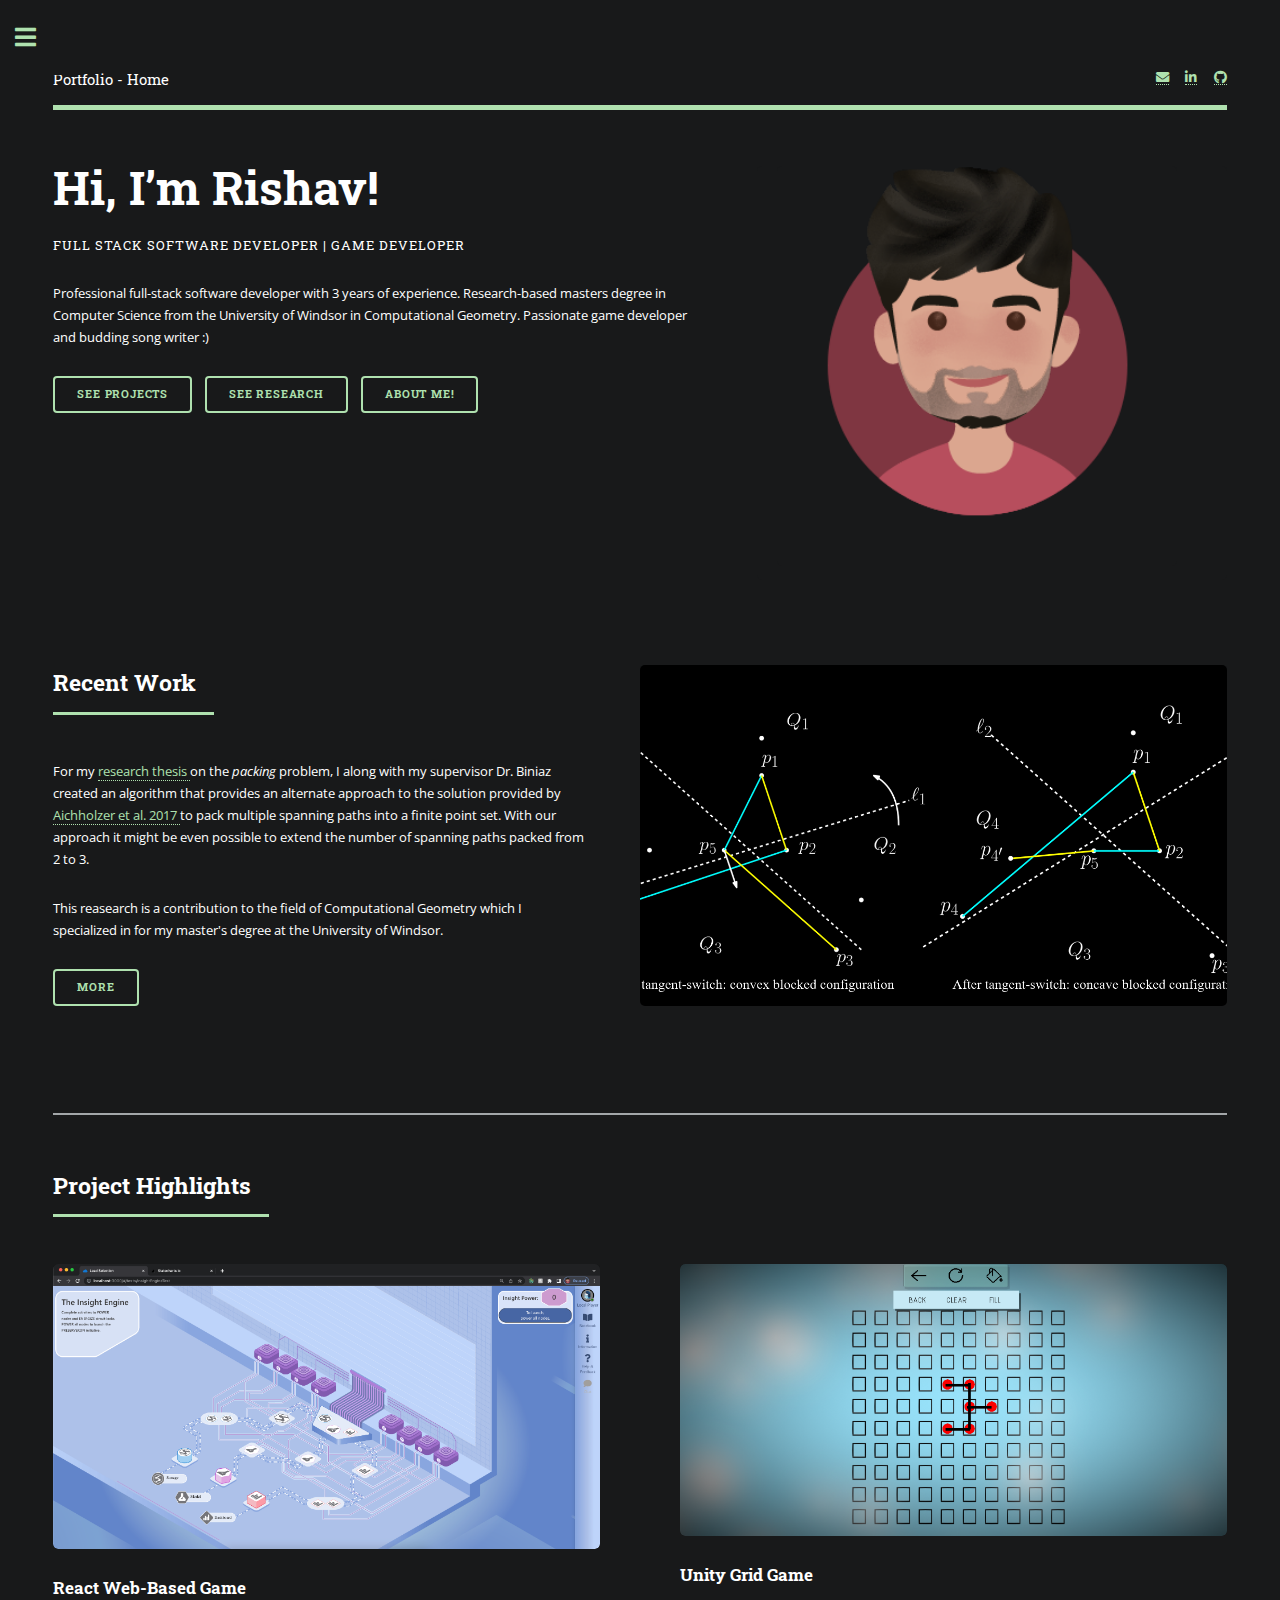
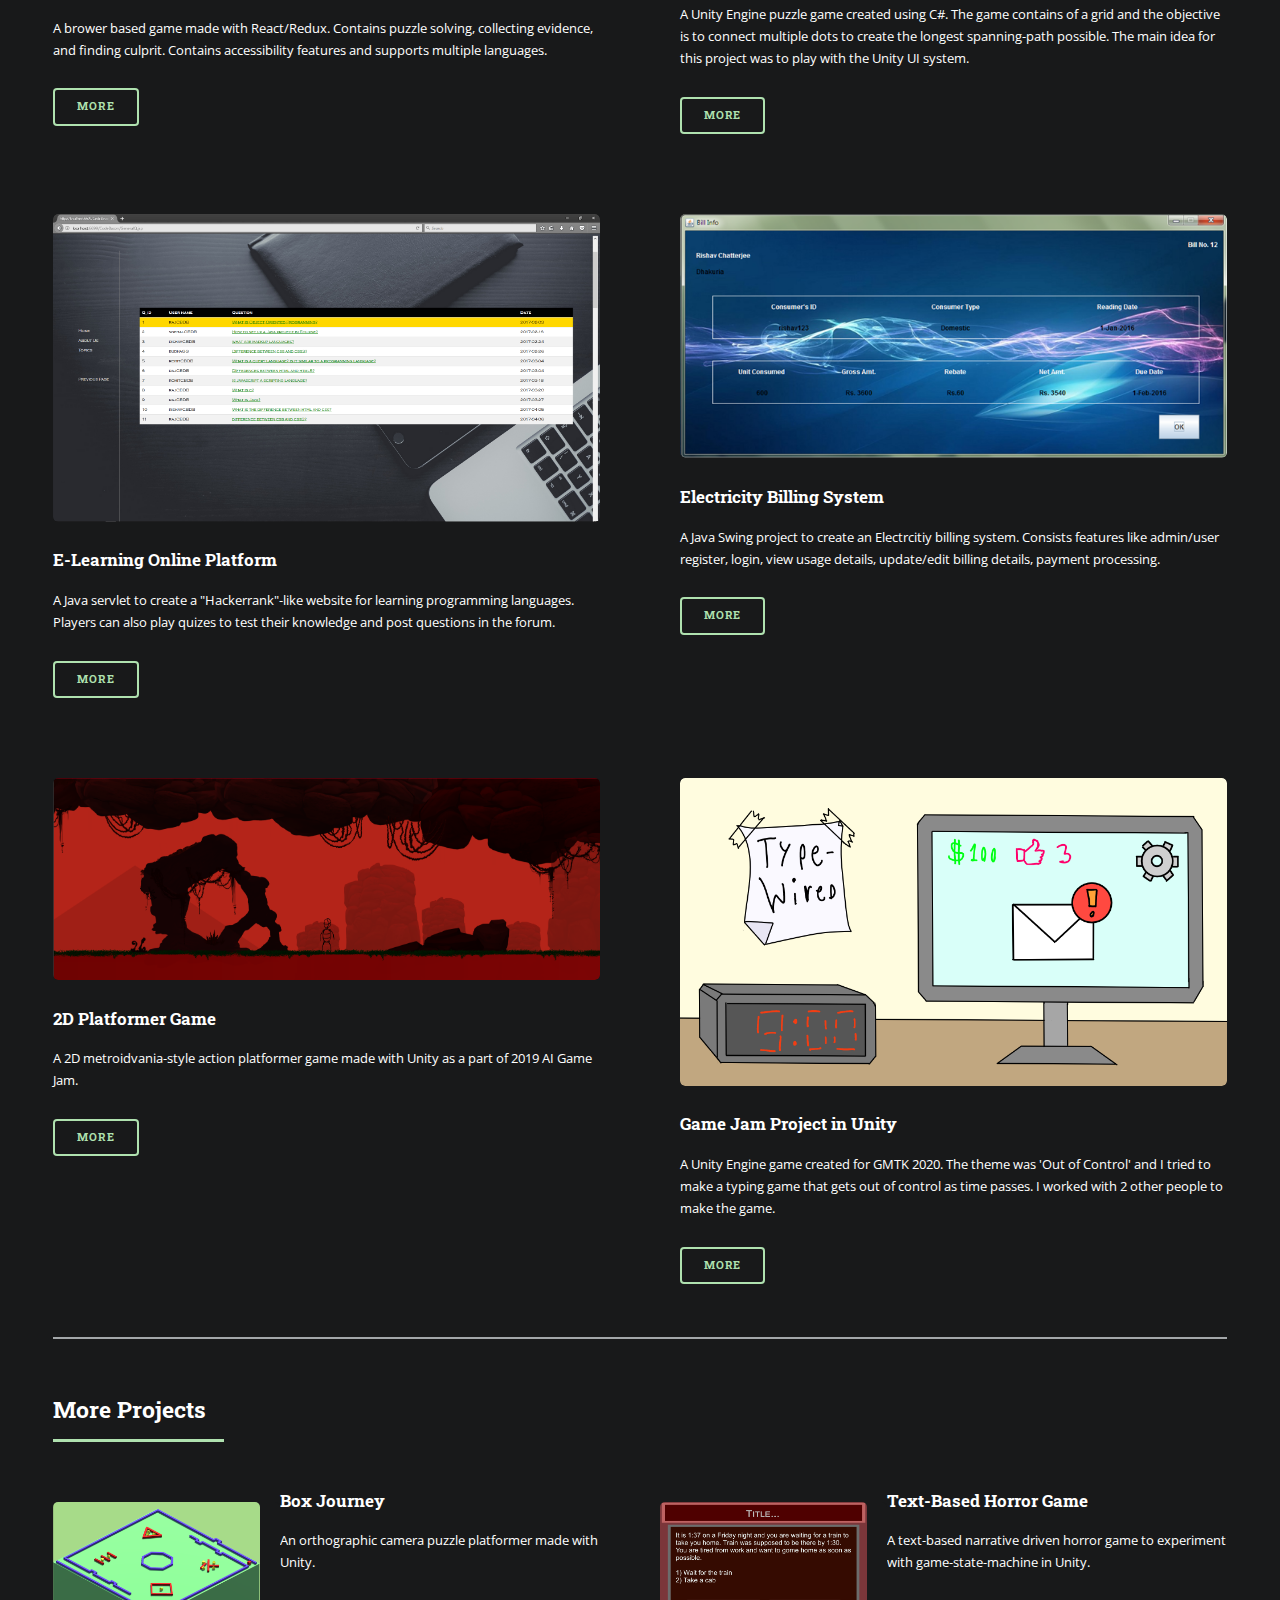
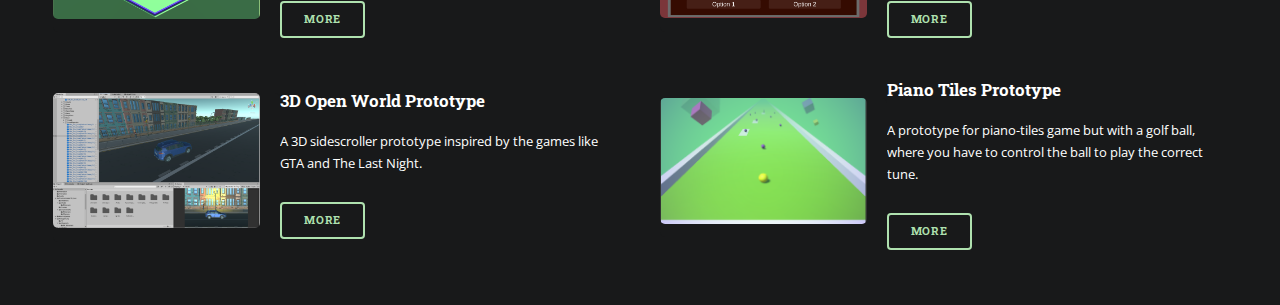
<file: index.html>
<!DOCTYPE html>
<html>
  <head>
    <title>Rishav Chatterjee - Portfolio</title>
    <meta charset="utf-8" />
    <meta
      name="viewport"
      content="width=device-width, initial-scale=1, user-scalable=no"
    />
    <link rel="stylesheet" href="assets/css/main.css" />
  </head>
  <body class="is-preload">
    <div id="wrapper">
      <div id="main">
        <div class="inner">
          <header id="header">
            <a href="index.html" class="logo"
              ><strong></strong> Portfolio - Home</a
            >
            <ul class="icons">
              <!-- <li><a href="#" class="icon brands fa-twitter"><span class="label">Twitter</span></a></li>
										<li><a href="#" class="icon brands fa-facebook-f"><span class="label">Facebook</span></a></li>
										<li><a href="#" class="icon brands fa-snapchat-ghost"><span class="label">Snapchat</span></a></li>
										<li><a href="#" class="icon brands fa-instagram"><span class="label">Instagram</span></a></li> -->
              <li>
                <a
                  href="mailto: chatterjee.rishav.17@gmail.com"
                  class="fas fa-envelope"
                ></a>
              </li>
              <li>
                <a
                  href="https://www.linkedin.com/in/rishav-chatterjee17/"
                  class="fab fa-linkedin-in"
                ></a>
              </li>
              <li>
                <a
                  href="https://github.com/RishavChatterjee17"
                  class="fab fa-github"
                ></a>
              </li>
            </ul>
          </header>
          <section id="banner">
            <div class="content">
              <header>
                <h1>Hi, I’m Rishav!<br /></h1>
                <p>Full Stack Software Developer | Game Developer</p>
              </header>
              <p>
                Professional full-stack software developer with 3 years of
                experience. Research-based masters degree in Computer Science
                from the University of Windsor in Computational Geometry.
                Passionate game developer and budding song writer :)
              </p>
              <ul class="actions">
                <li onclick="onLinkClick()">
                  <a href="#projects" class="button big">See Projects</a>
                </li>
                <li onclick="onLinkClick1()">
                  <a href="#research" class="button big">See Research</a>
                </li>
                <li>
                  <a href="aboutMe.html" class="button big">About Me!</a>
                </li>
              </ul>
            </div>
            <span class="image right">
              <a href="aboutMe.html"
                ><img
                  style="width: 400px"
                  src="images/Avatar_Rishav.png"
                  alt=""
              /></a>
            </span>
          </section>

          <script>
            function onLinkClick() {
              document.getElementsByTagName("projects")[3].scrollIntoView();
            }
          </script>
          <script>
            function onLinkClick1() {
              document.getElementsByTagName("research")[3].scrollIntoView();
            }
          </script>

          <!-- <section>
            <header class="major">
              <h2>Recent Work</h2>
            </header>
            <p>
              My
              <a
                href="https://www.proquest.com/openview/ed91ec0653078eadec068438dd9c310a/1.pdf?pq-origsite=gscholar&cbl=18750&diss=y"
                >research thesis
              </a>
              on the <i>packing</i> problem. I along with my supervisor Dr.
              Biniaz created an algorithm that improves the current best
              solution provided by
              <a href="https://arxiv.org/abs/1707.05440"> Aichholzer 2017 </a>
              to pack multiple spanning paths into a finite point set.
            </p>
            <p>
              This reasearch is a contribution to the field of Computational
              Geometry which I specialized in for my master's degree at the
              University of Windsor.
            </p>
            <span class="image fit"
              ><a href="thesis.html"
                ><img src="images/thesis.PNG" alt="" /></a
            ></span>
            <ul class="actions">
              <li><a href="thesis.html" class="button">More</a></li>
            </ul>
          </section> -->
          <section id="research">
            <section id="banner" style="margin-top: -100px">
              <div class="content">
                <header class="major">
                  <h2>Recent Work</h2>
                </header>
                <p>
                  For my
                  <a
                    href="https://www.proquest.com/openview/ed91ec0653078eadec068438dd9c310a/1.pdf?pq-origsite=gscholar&cbl=18750&diss=y"
                    >research thesis
                  </a>
                  on the <i>packing</i> problem, I along with my supervisor Dr.
                  Biniaz created an algorithm that provides an alternate
                  approach to the solution provided by
                  <a href="https://arxiv.org/abs/1707.05440">
                    Aichholzer et al. 2017
                  </a>
                  to pack multiple spanning paths into a finite point set. With
                  our approach it might be even possible to extend the number of
                  spanning paths packed from 2 to 3.
                </p>
                <p>
                  This reasearch is a contribution to the field of Computational
                  Geometry which I specialized in for my master's degree at the
                  University of Windsor.
                </p>
                <ul class="actions">
                  <li><a href="thesis.html" class="button">More</a></li>
                </ul>
              </div>
              <span class="image object">
                <a href="thesis.html"><img src="images/thesis.PNG" alt="" /></a>
              </span>
            </section>
          </section>

          <!-- Section -->
          <section id="projects">
            <header class="major">
              <h2>Project Highlights</h2>
            </header>
            <div class="posts">
              <article>
                <a href="reactGame.html" class="image"
                  ><img src="images/g2insightengine.png" alt=""
                /></a>
                <h3>React Web-Based Game</h3>
                <p>
                  A brower based game made with React/Redux. Contains puzzle
                  solving, collecting evidence, and finding culprit. Contains
                  accessibility features and supports multiple languages.
                </p>
                <ul class="actions">
                  <li><a href="reactGame.html" class="button">More</a></li>
                </ul>
              </article>
              <article>
                <a href="unityGridGame.html" class="image"
                  ><img src="images/grid.PNG" alt=""
                /></a>
                <h3>Unity Grid Game</h3>
                <p>
                  A Unity Engine puzzle game created using C#. The game contains
                  of a grid and the objective is to connect multiple dots to
                  create the longest spanning-path possible. The main idea for
                  this project was to play with the Unity UI system.
                </p>
                <ul class="actions">
                  <li><a href="unityGridGame.html" class="button">More</a></li>
                </ul>
              </article>
              <article>
                <a href="eLearningGame.html" class="image"
                  ><img src="images/forumques.png" alt=""
                /></a>
                <h3>E-Learning Online Platform</h3>
                <p>
                  A Java servlet to create a "Hackerrank"-like website for
                  learning programming languages. Players can also play quizes
                  to test their knowledge and post questions in the forum.
                </p>
                <ul class="actions">
                  <li><a href="eLearningGame.html" class="button">More</a></li>
                </ul>
              </article>
              <article>
                <a href="eBillingSystem.html" class="image"
                  ><img src="images/Picture10.png" alt=""
                /></a>
                <h3>Electricity Billing System</h3>
                <p>
                  A Java Swing project to create an Electrcitiy billing system.
                  Consists features like admin/user register, login, view usage
                  details, update/edit billing details, payment processing.
                </p>
                <ul class="actions">
                  <li><a href="eBillingSystem.html" class="button">More</a></li>
                </ul>
              </article>
              <article>
                <a href="platformer2Dgame.html" class="image"
                  ><img src="images/aijam.PNG" alt=""
                /></a>
                <h3>2D Platformer Game</h3>
                <p>
                  A 2D metroidvania-style action platformer game made with Unity
                  as a part of 2019 AI Game Jam.
                </p>
                <ul class="actions">
                  <li>
                    <a href="platformer2Dgame.html" class="button">More</a>
                  </li>
                </ul>
              </article>
              <article>
                <a href="gmtkGame.html" class="image"
                  ><img src="images/game_backround_(rough_draft).png" alt=""
                /></a>
                <h3>Game Jam Project in Unity</h3>
                <p>
                  A Unity Engine game created for GMTK 2020. The theme was 'Out
                  of Control' and I tried to make a typing game that gets out of
                  control as time passes. I worked with 2 other people to make
                  the game.
                </p>
                <ul class="actions">
                  <li><a href="gmtkGame.html" class="button">More</a></li>
                </ul>
              </article>
            </div>
          </section>

          <!-- Section -->
          <section>
            <header class="major">
              <h2>More Projects</h2>
            </header>
            <div class="features">
              <article>
                <!-- <span class="icon fa-gem"></span> -->
                <span class="image left">
                  <a href="boxJourney.html"
                    ><img src="images/boxjourney3.PNG" alt=""
                  /></a>
                </span>
                <div class="content">
                  <h3>Box Journey</h3>
                  <!-- <p>A brower based game made with MERN stack. Has a PHP API, node/Express Backend and a React (with hooks) frotnend. Includes accessibility features and uses other tools like XState for state management and i18Next library for localization.</p> -->
                  <p>
                    An orthographic camera puzzle platformer made with Unity.
                  </p>
                  <ul class="actions">
                    <li><a href="boxJourney.html" class="button">More</a></li>
                  </ul>
                </div>
              </article>
              <!-- <span class="icon solid fa-paper-plane"></span> -->

              <article>
                <!-- <span class="icon solid fa-paper-plane"></span> -->
                <span class="image left">
                  <a href="textHorror.html"
                    ><img src="images/horrortxt.PNG" alt=""
                  /></a>
                </span>
                <div class="content">
                  <h3>Text-Based Horror Game</h3>
                  <p>
                    A text-based narrative driven horror game to experiment with
                    game-state-machine in Unity.
                  </p>
                  <ul class="actions">
                    <li><a href="textHorror.html" class="button">More</a></li>
                  </ul>
                </div>
              </article>
              <!-- <article>
                <span class="image left">
                  <a href="#"
                    ><img src="images/metroidvania1.PNG" alt=""
                  /></a>
                </span>
                <div class="content">
                  <h3>Time Travel 2D</h3>
                  <p>
                    A simple 2D time travel prototype to test portal-doorway
                    mechanism.
                  </p>
                  <ul class="actions">
                    <li><a href="#" class="button">More</a></li>
                  </ul>
                </div>
              </article> -->

              <!-- <article>
                <span class="icon solid fa-signal"></span>
                <span class="image left">
                  <img src="images/voira.PNG" alt="" />
                </span>
                <div class="content">
                  <h3>An Audio-Visual Novel - Voira</h3>
                  <p>
                    A audio-visual narrative driven gameplay prototype. This project contains
                    original assets, original music and gameplay.
                  </p>
                  <ul class="actions">
                    <li><a href="#" class="button">More</a></li>
                  </ul>
                </div>
              </article> -->
              <article>
                <!-- <span class="icon solid fa-signal"></span> -->
                <span class="image left">
                  <a href="openWorld.html"
                    ><img src="images/two.PNG" alt=""
                  /></a>
                </span>
                <div class="content">
                  <h3>3D Open World Prototype</h3>
                  <p>
                    A 3D sidescroller prototype inspired by the games like GTA
                    and The Last Night.
                  </p>
                  <ul class="actions">
                    <li><a href="openWorld.html" class="button">More</a></li>
                  </ul>
                </div>
              </article>
              <article>
                <!-- <span class="icon solid fa-signal"></span> -->
                <span class="image left">
                  <a href="pianoTiles.html"
                    ><img src="images/pianotiles.PNG" alt=""
                  /></a>
                </span>
                <div class="content">
                  <h3>Piano Tiles Prototype</h3>
                  <p>
                    A prototype for piano-tiles game but with a golf ball, where
                    you have to control the ball to play the correct tune.
                  </p>
                  <ul class="actions">
                    <li><a href="pianoTiles.html" class="button">More</a></li>
                  </ul>
                </div>
              </article>
            </div>
          </section>
        </div>
      </div>

      <!-- Sidebar -->
      <div id="sidebar">
        <div class="inner">
          <!-- Search -->
          <!-- <section id="search" class="alt">
									<form method="post" action="#">
										<input type="text" name="query" id="query" placeholder="Search" />
									</form>
								</section> -->

          <!-- Menu -->
          <nav id="menu">
            <header class="major">
              <h2>Menu</h2>
            </header>
            <ul>
              <li><a href="index.html">Homepage</a></li>
              <!-- <li><a href="generic.html">Recent Projects</a></li>
										<li><a href="elements.html">All Projects</a></li> -->
              <li>
                <span class="opener">Coding Projects</span>
                <ul>
                  <li><a href="reactGame.html">React Web-Based Game</a></li>
                  <li>
                    <a href="unityGridGame.html">Unity Engine Grid Game</a>
                  </li>
                  <li>
                    <a href="eLearningGame.html"
                      >E-Learning Management System</a
                    >
                  </li>
                  <li>
                    <a href="eBillingSystem.html">Electrcitiy Billing System</a>
                  </li>
                  <li>
                    <a href="platformer2Dgame.html">2D Platformer Game</a>
                  </li>
                  <li><a href="gmtkGame.html">Game Jam Typing Game</a></li>
                  <li><a href="boxJourney.html">Puzzle Platformer</a></li>
                  <li><a href="textHorror.html">Text Horror Game</a></li>
                  <li><a href="openWorld.html">3D Open World Prototype</a></li>
                  <li><a href="pianoTiles.html">Piano Tiles Prototype</a></li>
                </ul>
              </li>
              <!-- <li><a href="#">Adipiscing</a></li>
										<li>
											<span class="opener">Another Submenu</span>
											<ul>
												<li><a href="#">Lorem Dolor</a></li>
												<li><a href="#">Ipsum Adipiscing</a></li>
												<li><a href="#">Tempus Magna</a></li>
												<li><a href="#">Feugiat Veroeros</a></li>
											</ul>
										</li>
										<li><a href="#">Maximus Erat</a></li>
										<li><a href="#">Sapien Mauris</a></li> -->
              <!-- <li>
                <span class="opener">Music Projects</span>
                <ul>
                  <li><a href="#">Project 1</a></li>
                  <li><a href="#">Project 2</a></li>
                  <li><a href="#">Project 3</a></li>
                  <li><a href="#">Project 4</a></li>
                </ul>
              </li> -->
              <!-- <li>
											<span class="opener">Blogs</span>
											<ul>
												<li><a href="#">Blog 1</a></li>
												<li><a href="#">Blog 2</a></li>
												<li><a href="#">Blog 3</a></li>
												<li><a href="#">Blog 4</a></li>
											</ul>
										</li> -->
              <!-- <li><a href="#">Journal</a></li> -->
              <li><a href="thesis.html">Research Work</a></li>
              <li><a href="aboutMe.html">About Me</a></li>
            </ul>
          </nav>

          <!-- Section -->
          <!-- <section>
									<header class="major">
										<h2>Highlights</h2>
									</header>
									<div class="mini-posts">
										<article>
											<a href="#" class="image"><img src="images/pic07.jpg" alt="" /></a>
											<p>Aenean ornare velit lacus, ac varius enim lorem ullamcorper dolore aliquam.</p>
										</article>
										<article>
											<a href="#" class="image"><img src="images/pic08.jpg" alt="" /></a>
											<p>Aenean ornare velit lacus, ac varius enim lorem ullamcorper dolore aliquam.</p>
										</article>
										<article>
											<a href="#" class="image"><img src="images/pic09.jpg" alt="" /></a>
											<p>Aenean ornare velit lacus, ac varius enim lorem ullamcorper dolore aliquam.</p>
										</article>
									</div>
									<ul class="actions">
										<li><a href="#" class="button">More</a></li>
									</ul>
								</section> -->

          <!-- Section -->
          <section>
            <header class="major">
              <h2>Contact</h2>
            </header>
            <!-- <p>Sed varius enim lorem ullamcorper dolore aliquam aenean ornare velit lacus, ac varius enim lorem ullamcorper dolore. Proin sed aliquam facilisis ante interdum. Sed nulla amet lorem feugiat tempus aliquam.</p> -->
            <ul class="contact">
              <li class="icon solid fa-envelope">
                <a href="mailto: chatterjee.rishav.17@gmail.com"
                  >chatterjee.rishav.17@gmail.com</a
                >
              </li>
              <li class="icon solid fa-phone">+1 519 560 1262</li>
              <li class="icon solid fa-folder">
                <a href="https://www.linkedin.com/in/rishav-chatterjee17/"
                  >LinkedIn</a
                >
              </li>
              <li class="icon solid fa-box">
                <a href="https://github.com/RishavChatterjee17">GitHub</a>
              </li>
              <!-- <li class="icon solid fa-home">1234 Somewhere Road #8254<br />
										Nashville, TN 00000-0000</li> -->
            </ul>
          </section>

          <!-- Footer -->
          <!-- <footer id="footer">
									<p class="copyright">&copy; Untitled. All rights reserved. Demo Images: <a href="https://unsplash.com">Unsplash</a>. Design: <a href="https://html5up.net">HTML5 UP</a>.</p>
								</footer> -->
        </div>
      </div>
    </div>

    <!-- Scripts -->
    <script src="assets/js/jquery.min.js"></script>
    <script src="assets/js/browser.min.js"></script>
    <script src="assets/js/breakpoints.min.js"></script>
    <script src="assets/js/util.js"></script>
    <script src="assets/js/main.js"></script>
    <script
      src="https://example.com/fontawesome/v5.15.4/js/all.js"
      data-auto-a11y="true"
    ></script>
    <script></script>
  </body>
</html>
</file>
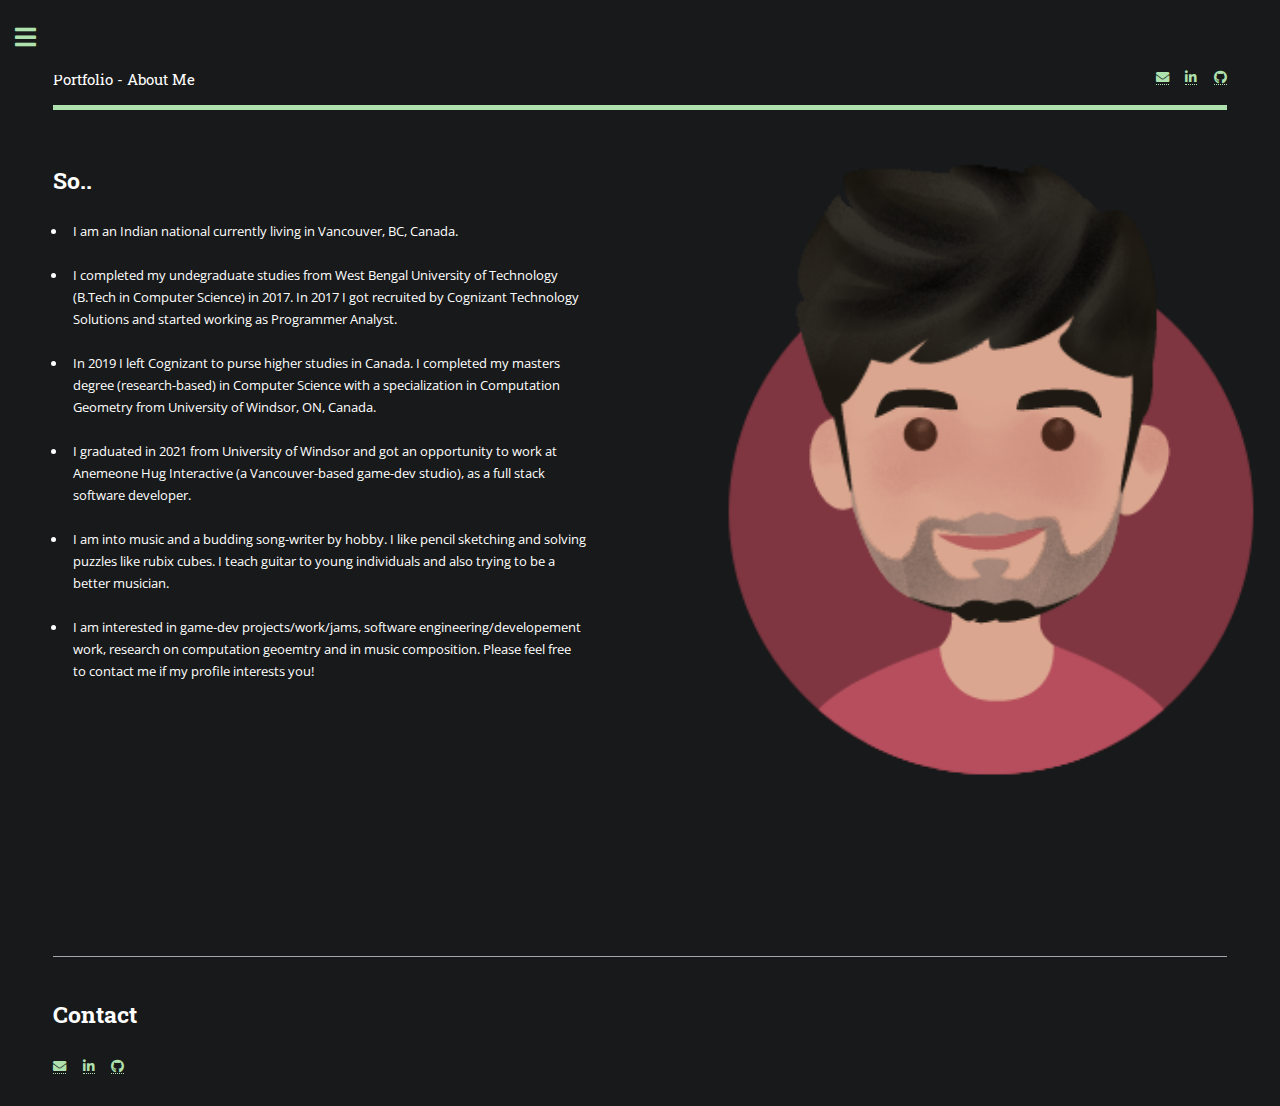
<file: aboutMe.html>
<!DOCTYPE html>
<!--
	Editorial by HTML5 UP
	html5up.net | @ajlkn
	Free for personal and commercial use under the CCA 3.0 license (html5up.net/license)
-->
<html>
  <head>
    <title>About Me</title>
    <meta charset="utf-8" />
    <meta
      name="viewport"
      content="width=device-width, initial-scale=1, user-scalable=no"
    />
    <link rel="stylesheet" href="assets/css/main.css" />
  </head>
  <body class="is-preload">
    <!-- Wrapper -->
    <div id="wrapper">
      <!-- Main -->
      <div id="main">
        <div class="inner">
          <!-- Header -->
          <header id="header">
            <a href="index.html" class="logo"
              ><strong></strong> Portfolio - About Me</a
            >
            <ul class="icons">
              <!-- <li><a href="#" class="icon brands fa-twitter"><span class="label">Twitter</span></a></li>
									<li><a href="#" class="icon brands fa-facebook-f"><span class="label">Facebook</span></a></li>
									<li><a href="#" class="icon brands fa-snapchat-ghost"><span class="label">Snapchat</span></a></li>
									<li><a href="#" class="icon brands fa-instagram"><span class="label">Instagram</span></a></li> -->
              <li>
                <a
                  href="mailto: chatterjee.rishav.17@gmail.com"
                  class="fas fa-envelope"
                ></a>
              </li>
              <li>
                <a
                  href="https://www.linkedin.com/in/rishav-chatterjee17/"
                  class="fab fa-linkedin-in"
                ></a>
              </li>
              <li>
                <a
                  href="https://github.com/RishavChatterjee17"
                  class="fab fa-github"
                ></a>
              </li>
            </ul>
          </header>

          <!-- Content -->
            <section id="banner">
              <div class="content">
                <h2>So..</h2>
                <ul>
                  <li>
                    I am an Indian national currently living in Vancouver, BC, Canada.
                  </li>
                  <br />
                  <li>
                    I completed my undegraduate studies from West Bengal University of Technology (B.Tech in Computer Science) in 2017.
                    In 2017 I got recruited by Cognizant Technology Solutions and started working as Programmer Analyst.
                  </li>
                  <br />
                  <li>
                    In 2019 I left Cognizant to purse higher studies in Canada. I completed my masters degree (research-based) in 
                    Computer Science with a specialization in Computation Geometry from University of Windsor, ON, Canada.
                  </li>
                  <br />
                  <li>
                    I graduated in 2021 from University of Windsor and got an opportunity to work at Anemeone Hug Interactive (a Vancouver-based 
                    game-dev studio), as a full stack software developer.
                  </li>
                  <br />
                  <li>
                    I am into music and a budding song-writer by hobby. I like pencil sketching and solving puzzles like rubix cubes. I teach guitar 
                    to young individuals and also trying to be a better musician.
                  </li>
                  <br />
                  <li>
                    I am interested in game-dev projects/work/jams, software engineering/developement work, research on computation geoemtry and in music composition. Please feel free to contact me 
                    if my profile interests you!
                  </li>
                </ul>
              </div>
              <span class="image object">
                <img style="width: 700px;" src="images/Avatar_Rishav.png" alt="" />
              </span>
            </section>

            <hr class="major" />

            <!-- <hr class="major" /> -->

            <!-- <div class="box alt">
              <h2>Gallery</h2>
              <div class="row gtr-50 gtr-uniform">
                <div class="col-4">
                  <span class="image fit"
                    ><img src="images/carpanel.png" alt=""
                  /></span>
                </div>
                <div class="col-4">
                  <span class="image fit"
                    ><img src="images/g1desktop.png" alt=""
                  /></span>
                </div>
                <div class="col-4">
                  <span class="image fit"
                    ><img src="images/g1leadselection2.png" alt=""
                  /></span>
                </div>
                <div class="col-4">
                  <span class="image fit"
                    ><img src="images/g1rollerlock.png" alt=""
                  /></span>
                </div>
                <div class="col-4">
                  <span class="image fit"
                    ><img src="images/g2activitynotebook2.png" alt=""
                  /></span>
                </div>
                <div class="col-4">
                  <span class="image fit"
                    ><img src="images/g2activitypreview.png" alt=""
                  /></span>
                </div>
              </div>
            </div> -->

            <h2>Contact</h2>
            <ul class="icons">
              <li>
                <a
                  href="mailto: chatterjee.rishav.17@gmail.com"
                  class="fas fa-envelope"
                ></a>
              </li>
              <li>
                <a
                  href="https://www.linkedin.com/in/rishav-chatterjee17/"
                  class="fab fa-linkedin-in"
                ></a>
              </li>
              <li>
                <a
                  href="https://github.com/RishavChatterjee17"
                  class="fab fa-github"
                ></a>
              </li>
            </ul>
          </section>
        </div>
      </div>

      <!-- Sidebar -->
      <div id="sidebar">
        <div class="inner">
          <!-- Search
								<section id="search" class="alt">
									<form method="post" action="#">
										<input type="text" name="query" id="query" placeholder="Search" />
									</form>
								</section> -->

          <!-- Menu -->
          <nav id="menu">
            <header class="major">
              <h2>Menu</h2>
            </header>
            <ul>
              <li><a href="index.html">Homepage</a></li>
              <!-- <li><a href="generic.html">Recent Projects</a></li>
									<li><a href="elements.html">All Projects</a></li> -->
              <li>
                <span class="opener">Coding Projects</span>
                <ul>
                  <li><a href="reactGame.html">React Web-Based Game</a></li>
                  <li><a href="unityGridGame.html">Unity Engine Grid Game</a></li>
                  <li><a href="eLearningGame.html">E-Learning Management System</a></li>
                  <li><a href="eBillingSystem.html">Electrcitiy Billing System</a></li>
                  <li><a href="platformer2Dgame.html">2D Platformer Game</a></li>
                  <li><a href="gmtkGame.html">Game Jam Typing Game</a></li>
                  <li><a href="boxJourney.html">Puzzle Platformer</a></li>
                  <li><a href="textHorror.html">Text Horror Game</a></li>
                  <li><a href="openWorld.html">3D Open World Prototype</a></li>
                  <li><a href="pianoTiles.html">Piano Tiles Prototype</a></li>
                </ul>
              </li>
              <!-- <li><a href="#">Adipiscing</a></li>
									<li>
										<span class="opener">Another Submenu</span>
										<ul>
											<li><a href="#">Lorem Dolor</a></li>
											<li><a href="#">Ipsum Adipiscing</a></li>
											<li><a href="#">Tempus Magna</a></li>
											<li><a href="#">Feugiat Veroeros</a></li>
										</ul>
									</li>
									<li><a href="#">Maximus Erat</a></li>
									<li><a href="#">Sapien Mauris</a></li> -->
              <!-- <li>
                <span class="opener">Music Projects</span>
                <ul>
                  <li><a href="#">Project 1</a></li>
                  <li><a href="#">Project 2</a></li>
                  <li><a href="#">Project 3</a></li>
                  <li><a href="#">Project 4</a></li>
                </ul>
              </li> -->
              <!-- <li>
										<span class="opener">Blogs</span>
										<ul>
											<li><a href="#">Blog 1</a></li>
											<li><a href="#">Blog 2</a></li>
											<li><a href="#">Blog 3</a></li>
											<li><a href="#">Blog 4</a></li>
										</ul>
									</li> -->
              <!-- <li><a href="#">Journal</a></li> -->
              <li><a href="thesis.html">Research Work</a></li>
              <li><a href="aboutMe.html">About Me</a></li>
            </ul>
          </nav>

          <!-- Section -->
          <!-- <section>
									<header class="major">
										<h2>Ante interdum</h2>
									</header>
									<div class="mini-posts">
										<article>
											<a href="#" class="image"><img src="images/pic07.jpg" alt="" /></a>
											<p>Aenean ornare velit lacus, ac varius enim lorem ullamcorper dolore aliquam.</p>
										</article>
										<article>
											<a href="#" class="image"><img src="images/pic08.jpg" alt="" /></a>
											<p>Aenean ornare velit lacus, ac varius enim lorem ullamcorper dolore aliquam.</p>
										</article>
										<article>
											<a href="#" class="image"><img src="images/pic09.jpg" alt="" /></a>
											<p>Aenean ornare velit lacus, ac varius enim lorem ullamcorper dolore aliquam.</p>
										</article>
									</div>
									<ul class="actions">
										<li><a href="#" class="button">More</a></li>
									</ul>
								</section> -->

          <!-- Section -->
          <section>
            <header class="major">
              <h2>Contact</h2>
            </header>
            <!-- <p>Sed varius enim lorem ullamcorper dolore aliquam aenean ornare velit lacus, ac varius enim lorem ullamcorper dolore. Proin sed aliquam facilisis ante interdum. Sed nulla amet lorem feugiat tempus aliquam.</p> -->
            <ul class="contact">
              <li class="icon solid fa-envelope">
                <a href="mailto: chatterjee.rishav.17@gmail.com"
                  >chatterjee.rishav.17@gmail.com</a
                >
              </li>
              <li class="icon solid fa-phone">+1 519 560 1262</li>
              <li class="icon solid fa-folder">
                <a href="https://www.linkedin.com/in/rishav-chatterjee17/"
                  >LinkedIn</a
                >
              </li>
              <li class="icon solid fa-box">
                <a href="https://github.com/RishavChatterjee17">GitHub</a>
              </li>
              <!-- <li class="icon solid fa-home">1234 Somewhere Road #8254<br />
									Nashville, TN 00000-0000</li> -->
            </ul>
          </section>

          <!-- Footer -->
          <!-- <footer id="footer">
									<p class="copyright">&copy; Untitled. All rights reserved. Demo Images: <a href="https://unsplash.com">Unsplash</a>. Design: <a href="https://html5up.net">HTML5 UP</a>.</p>
								</footer> -->
        </div>
      </div>
    </div>

    <!-- Scripts -->
    <script src="assets/js/jquery.min.js"></script>
    <script src="assets/js/browser.min.js"></script>
    <script src="assets/js/breakpoints.min.js"></script>
    <script src="assets/js/util.js"></script>
    <script src="assets/js/main.js"></script>
  </body>
</html>
</file>
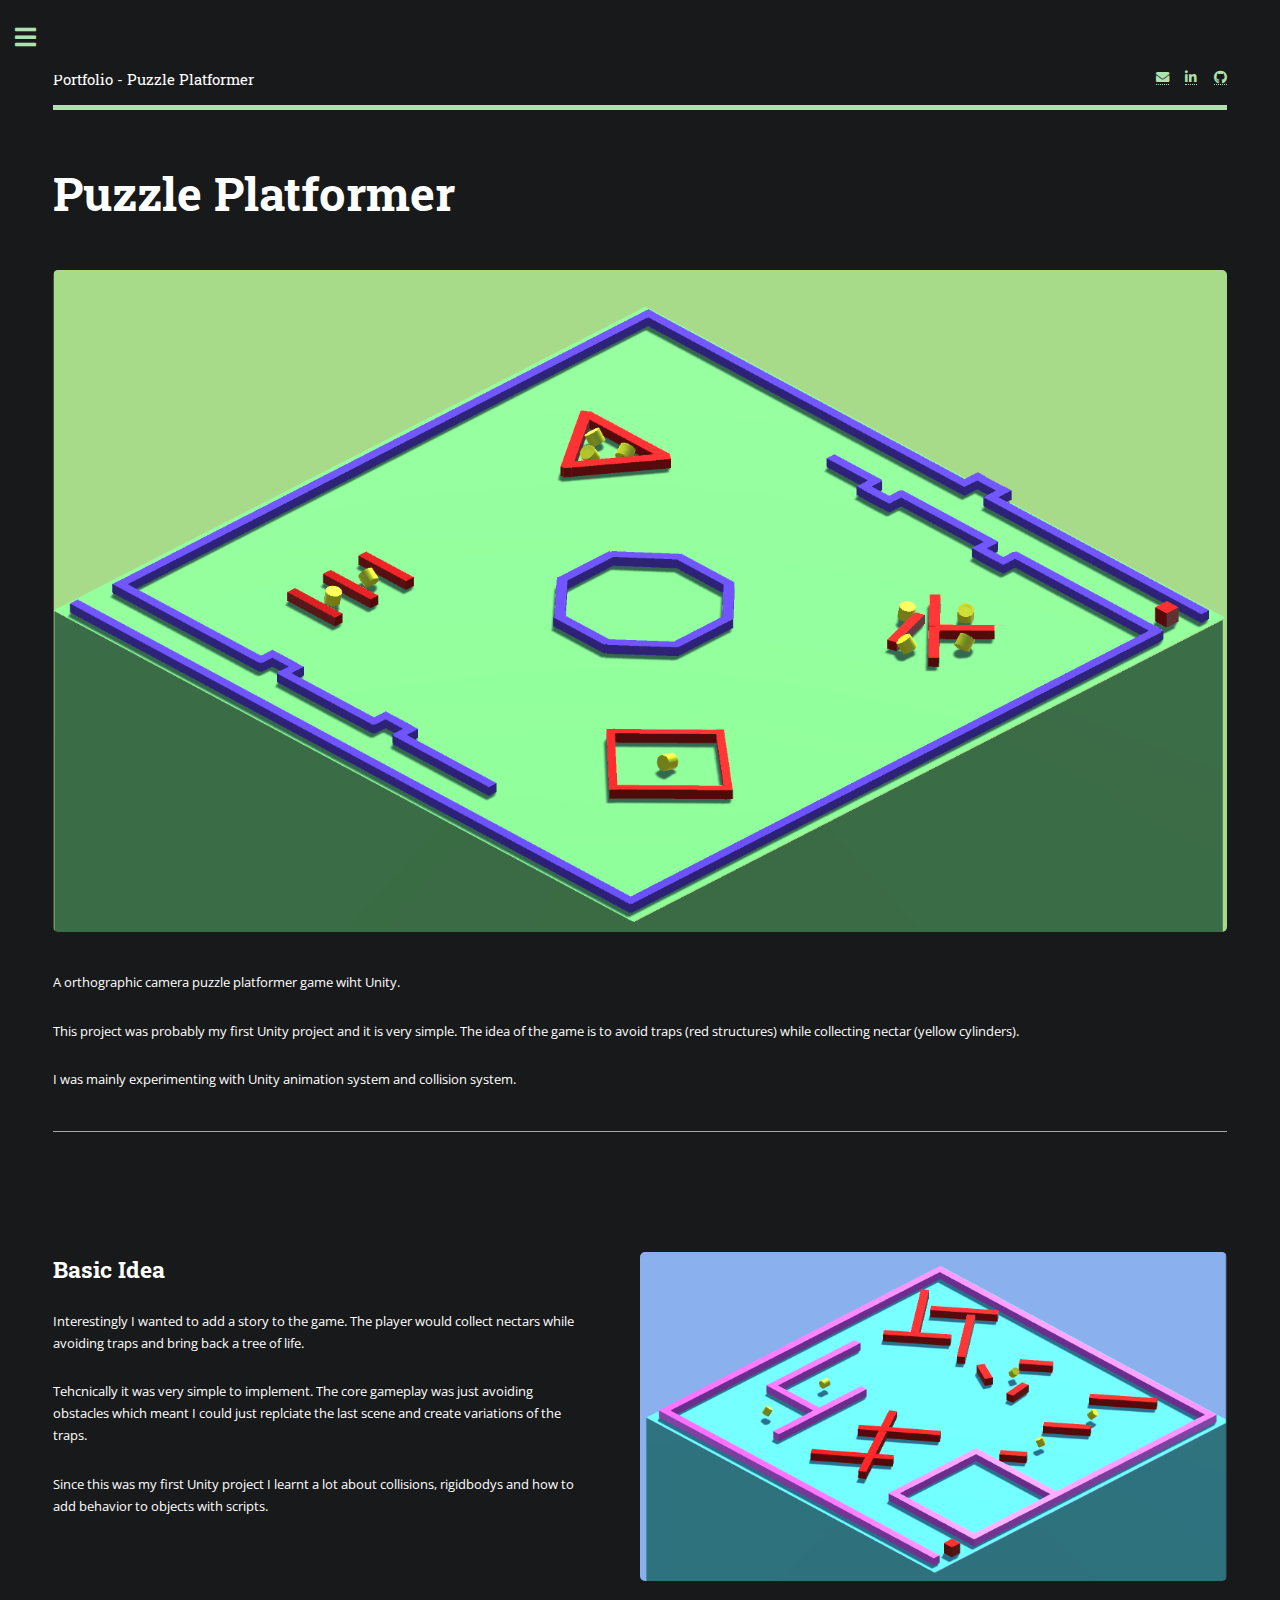
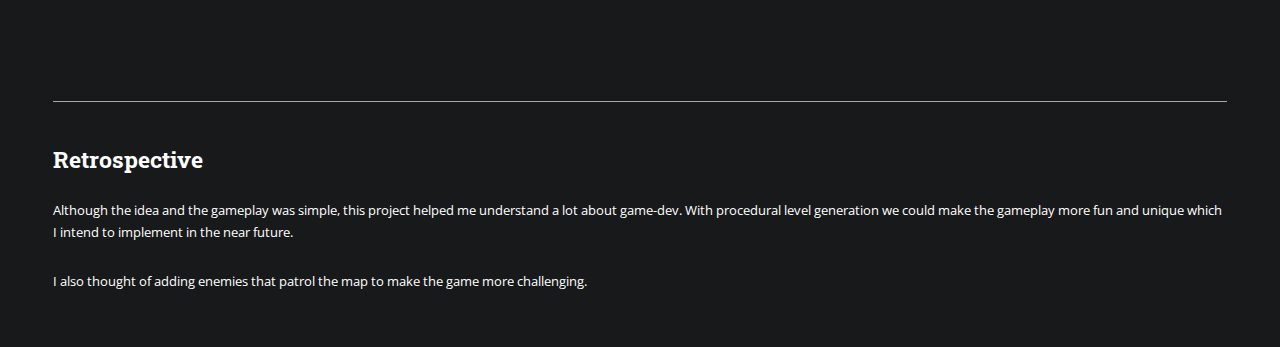
<file: boxJourney.html>
<!DOCTYPE html>
<!--
	Editorial by HTML5 UP
	html5up.net | @ajlkn
	Free for personal and commercial use under the CCA 3.0 license (html5up.net/license)
-->
<html>
  <head>
    <title>Puzzle Platformer</title>
    <meta charset="utf-8" />
    <meta
      name="viewport"
      content="width=device-width, initial-scale=1, user-scalable=no"
    />
    <link rel="stylesheet" href="assets/css/main.css" />
  </head>
  <body class="is-preload">
    <!-- Wrapper -->
    <div id="wrapper">
      <!-- Main -->
      <div id="main">
        <div class="inner">
          <!-- Header -->
          <header id="header">
            <a href="index.html" class="logo"
              ><strong></strong> Portfolio - Puzzle Platformer</a
            >
            <ul class="icons">
              <!-- <li><a href="#" class="icon brands fa-twitter"><span class="label">Twitter</span></a></li>
									<li><a href="#" class="icon brands fa-facebook-f"><span class="label">Facebook</span></a></li>
									<li><a href="#" class="icon brands fa-snapchat-ghost"><span class="label">Snapchat</span></a></li>
									<li><a href="#" class="icon brands fa-instagram"><span class="label">Instagram</span></a></li> -->
              <li>
                <a
                  href="mailto: chatterjee.rishav.17@gmail.com"
                  class="fas fa-envelope"
                ></a>
              </li>
              <li>
                <a
                  href="https://www.linkedin.com/in/rishav-chatterjee17/"
                  class="fab fa-linkedin-in"
                ></a>
              </li>
              <li>
                <a
                  href="https://github.com/RishavChatterjee17"
                  class="fab fa-github"
                ></a>
              </li>
            </ul>
          </header>

          <!-- Content -->
          <section>
            <header class="main">
              <h1>Puzzle Platformer</h1>
            </header>

            <span class="image main"
              ><img
                style="pointer-events: none"
                src="images/boxjourney3.PNG"
                alt=""
            /></span>

            <p>A orthographic camera puzzle platformer game wiht Unity.</p>
            <p>
              This project was probably my first Unity project and it is very
              simple. The idea of the game is to avoid traps (red structures)
              while collecting nectar (yellow cylinders).
            </p>
            <p>
              I was mainly experimenting with Unity animation system and
              collision system.
            </p>

            <hr class="major" />

            <section id="banner">
              <div class="content">
                <h2>Basic Idea</h2>
                <p>
                  Interestingly I wanted to add a story to the game. The player
                  would collect nectars while avoiding traps and bring back a
                  tree of life.
                </p>
                <p>
                  Tehcnically it was very simple to implement. The core gameplay
                  was just avoiding obstacles which meant I could just replciate
                  the last scene and create variations of the traps.
                </p>
                <p>
                  Since this was my first Unity project I learnt a lot about
                  collisions, rigidbodys and how to add behavior to objects with
                  scripts.
                </p>
              </div>
              <span class="image object">
                <img
                  style="pointer-events: none"
                  src="images/boxjourney1.PNG"
                  alt=""
                />
              </span>
            </section>

            <hr class="major" />

            <!-- <div class="box alt">
              <h2>Gallery</h2>
              <div class="row gtr-50 gtr-uniform">
                <div class="col-4">
                  <span class="image fit"
                    ><img
                      style="pointer-events: none"
                      src="images/boxjourney1.PNG"
                      alt=""
                  /></span>
                </div>
                <div class="col-4">
                  <span class="image fit"
                    ><img
                      style="pointer-events: none"
                      src="images/boxjourney3.PNG"
                      alt=""
                  /></span>
                </div>
                <div class="col-4">
                  <span class="image fit"
                    ><img
                      style="pointer-events: none"
                      src="images/g1leadselection2.png"
                      alt=""
                  /></span>
                </div>     
              </div>
            </div> -->

            <h2>Retrospective</h2>
            <p>
              Although the idea and the gameplay was simple, this project helped
              me understand a lot about game-dev. With procedural level
              generation we could make the gameplay more fun and unique which I
              intend to implement in the near future.
            </p>
            <p>
              I also thought of adding enemies that patrol the map to make the
              game more challenging.
            </p>
          </section>
        </div>
      </div>

      <!-- Sidebar -->
      <div id="sidebar">
        <div class="inner">
          <!-- Search
								<section id="search" class="alt">
									<form method="post" action="#">
										<input type="text" name="query" id="query" placeholder="Search" />
									</form>
								</section> -->

          <!-- Menu -->
          <nav id="menu">
            <header class="major">
              <h2>Menu</h2>
            </header>
            <ul>
              <li><a href="index.html">Homepage</a></li>
              <!-- <li><a href="generic.html">Recent Projects</a></li>
									<li><a href="elements.html">All Projects</a></li> -->
              <li>
                <span class="opener">Coding Projects</span>
                <ul>
                  <li><a href="reactGame.html">React Web-Based Game</a></li>
                  <li><a href="unityGridGame.html">Unity Engine Grid Game</a></li>
                  <li><a href="eLearningGame.html">E-Learning Management System</a></li>
                  <li><a href="eBillingSystem.html">Electrcitiy Billing System</a></li>
                  <li><a href="platformer2Dgame.html">2D Platformer Game</a></li>
                  <li><a href="gmtkGame.html">Game Jam Typing Game</a></li>
                  <li><a href="boxJourney.html">Puzzle Platformer</a></li>
                  <li><a href="textHorror.html">Text Horror Game</a></li>
                  <li><a href="openWorld.html">3D Open World Prototype</a></li>
                  <li><a href="pianoTiles.html">Piano Tiles Prototype</a></li>
                </ul>
              </li>
              <!-- <li><a href="#">Adipiscing</a></li>
									<li>
										<span class="opener">Another Submenu</span>
										<ul>
											<li><a href="#">Lorem Dolor</a></li>
											<li><a href="#">Ipsum Adipiscing</a></li>
											<li><a href="#">Tempus Magna</a></li>
											<li><a href="#">Feugiat Veroeros</a></li>
										</ul>
									</li>
									<li><a href="#">Maximus Erat</a></li>
									<li><a href="#">Sapien Mauris</a></li> -->
              <!-- <li>
                <span class="opener">Music Projects</span>
                <ul>
                  <li><a href="#">Project 1</a></li>
                  <li><a href="#">Project 2</a></li>
                  <li><a href="#">Project 3</a></li>
                  <li><a href="#">Project 4</a></li>
                </ul>
              </li> -->
              <!-- <li>
										<span class="opener">Blogs</span>
										<ul>
											<li><a href="#">Blog 1</a></li>
											<li><a href="#">Blog 2</a></li>
											<li><a href="#">Blog 3</a></li>
											<li><a href="#">Blog 4</a></li>
										</ul>
									</li> -->
              <!-- <li><a href="#">Journal</a></li> -->
              <li><a href="thesis.html">Research Work</a></li>
              <li><a href="aboutMe.html">About Me</a></li>
            </ul>
          </nav>

          <!-- Section -->
          <!-- <section>
									<header class="major">
										<h2>Ante interdum</h2>
									</header>
									<div class="mini-posts">
										<article>
											<a href="#" class="image"><img src="images/pic07.jpg" alt="" /></a>
											<p>Aenean ornare velit lacus, ac varius enim lorem ullamcorper dolore aliquam.</p>
										</article>
										<article>
											<a href="#" class="image"><img src="images/pic08.jpg" alt="" /></a>
											<p>Aenean ornare velit lacus, ac varius enim lorem ullamcorper dolore aliquam.</p>
										</article>
										<article>
											<a href="#" class="image"><img src="images/pic09.jpg" alt="" /></a>
											<p>Aenean ornare velit lacus, ac varius enim lorem ullamcorper dolore aliquam.</p>
										</article>
									</div>
									<ul class="actions">
										<li><a href="#" class="button">More</a></li>
									</ul>
								</section> -->

          <!-- Section -->
          <section>
            <header class="major">
              <h2>Contact</h2>
            </header>
            <!-- <p>Sed varius enim lorem ullamcorper dolore aliquam aenean ornare velit lacus, ac varius enim lorem ullamcorper dolore. Proin sed aliquam facilisis ante interdum. Sed nulla amet lorem feugiat tempus aliquam.</p> -->
            <ul class="contact">
              <li class="icon solid fa-envelope">
                <a href="mailto: chatterjee.rishav.17@gmail.com"
                  >chatterjee.rishav.17@gmail.com</a
                >
              </li>
              <li class="icon solid fa-phone">+1 519 560 1262</li>
              <li class="icon solid fa-folder">
                <a href="https://www.linkedin.com/in/rishav-chatterjee17/"
                  >LinkedIn</a
                >
              </li>
              <li class="icon solid fa-box">
                <a href="https://github.com/RishavChatterjee17">GitHub</a>
              </li>
              <!-- <li class="icon solid fa-home">1234 Somewhere Road #8254<br />
									Nashville, TN 00000-0000</li> -->
            </ul>
          </section>

          <!-- Footer -->
          <!-- <footer id="footer">
									<p class="copyright">&copy; Untitled. All rights reserved. Demo Images: <a href="https://unsplash.com">Unsplash</a>. Design: <a href="https://html5up.net">HTML5 UP</a>.</p>
								</footer> -->
        </div>
      </div>
    </div>

    <!-- Scripts -->
    <script src="assets/js/jquery.min.js"></script>
    <script src="assets/js/browser.min.js"></script>
    <script src="assets/js/breakpoints.min.js"></script>
    <script src="assets/js/util.js"></script>
    <script src="assets/js/main.js"></script>
  </body>
</html>
</file>
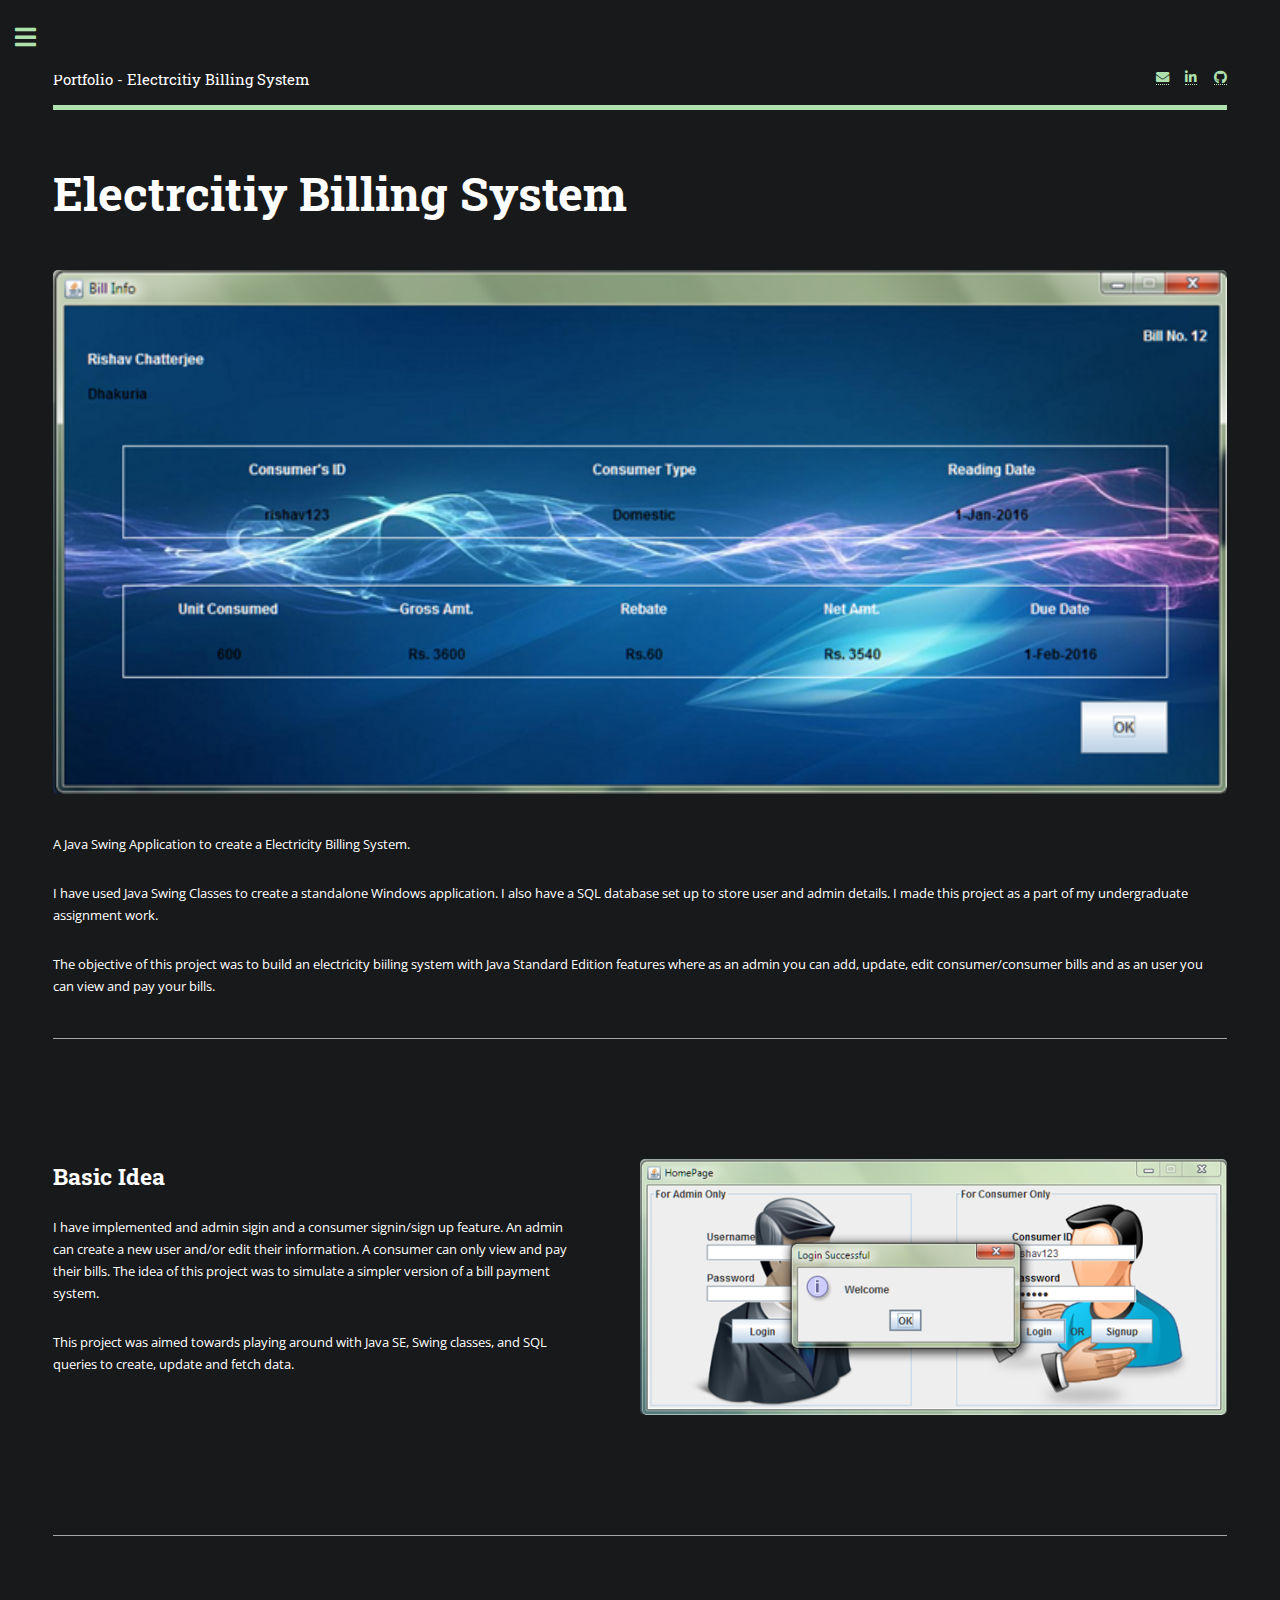
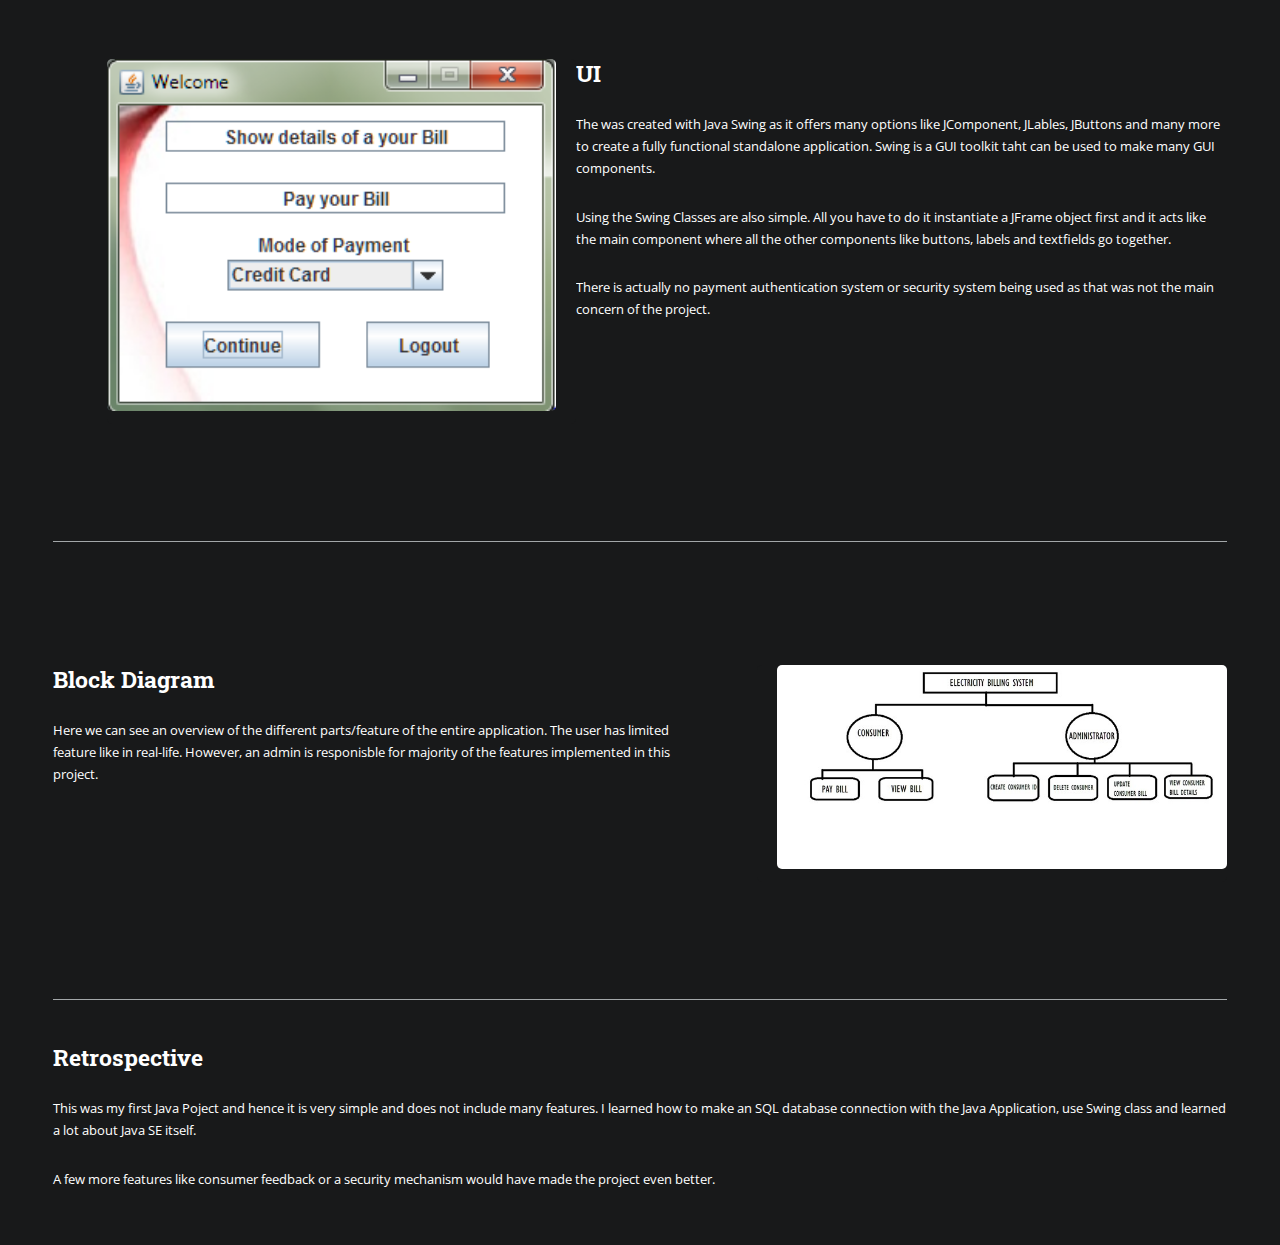
<file: eBillingSystem.html>
<!DOCTYPE html>
<!--
	Editorial by HTML5 UP
	html5up.net | @ajlkn
	Free for personal and commercial use under the CCA 3.0 license (html5up.net/license)
-->
<html>
  <head>
    <title>Electrcitiy Billing System</title>
    <meta charset="utf-8" />
    <meta
      name="viewport"
      content="width=device-width, initial-scale=1, user-scalable=no"
    />
    <link rel="stylesheet" href="assets/css/main.css" />
  </head>
  <body class="is-preload">
    <!-- Wrapper -->
    <div id="wrapper">
      <!-- Main -->
      <div id="main">
        <div class="inner">
          <!-- Header -->
          <header id="header">
            <a href="index.html" class="logo"
              ><strong></strong> Portfolio - Electrcitiy Billing System</a
            >
            <ul class="icons">
              <!-- <li><a href="#" class="icon brands fa-twitter"><span class="label">Twitter</span></a></li>
									<li><a href="#" class="icon brands fa-facebook-f"><span class="label">Facebook</span></a></li>
									<li><a href="#" class="icon brands fa-snapchat-ghost"><span class="label">Snapchat</span></a></li>
									<li><a href="#" class="icon brands fa-instagram"><span class="label">Instagram</span></a></li> -->
              <li>
                <a
                  href="mailto: chatterjee.rishav.17@gmail.com"
                  class="fas fa-envelope"
                ></a>
              </li>
              <li>
                <a
                  href="https://www.linkedin.com/in/rishav-chatterjee17/"
                  class="fab fa-linkedin-in"
                ></a>
              </li>
              <li>
                <a
                  href="https://github.com/RishavChatterjee17"
                  class="fab fa-github"
                ></a>
              </li>
            </ul>
          </header>

          <!-- Content -->
          <section>
            <header class="main">
              <h1>Electrcitiy Billing System</h1>
            </header>

            <span class="image main"
              ><img src="images/Picture10.png" alt=""
            /></span>
            <p>A Java Swing Application to create a Electricity Billing System.</p>
            <p>
              I have used Java Swing Classes to create a standalone Windows application. 
              I also have a SQL database set up to store user and admin details. I made this 
              project as a part of my undergraduate assignment work.
            </p>
            <p>
              The objective of this project was to build an electricity biiling system with Java 
              Standard Edition features where as an admin you can add, update, edit consumer/consumer bills 
              and as an user you can view and pay your bills. 
            </p>

            <hr class="major" />

            <section id="banner">
              <div class="content">
                <h2>Basic Idea</h2>
                <p>
                  I have implemented and admin sigin and a consumer signin/sign up feature. 
                  An admin can create a new user and/or edit their information. A consumer can 
                  only view and pay their bills. The idea of this project was to simulate a simpler version 
                  of a bill payment system. 
                </p>
                <p>
                  This project was aimed towards playing around with Java SE, Swing classes, and 
                  SQL queries to create, update and fetch data. 
                </p>
              </div>
              <span class="image object">
                <img src="images/Picture11.png" alt="" />
              </span>
            </section>

            <hr class="major" />

            <section id="banner">
              <span class="image left">
                <img src="images/Picture14.png" alt="" />
              </span>
              <div class="content">
                <h2>UI</h2>
                <p>
                  The was created with Java Swing as it offers many options like JComponent, JLables, JButtons 
                  and many more to create a fully functional standalone application. Swing is a GUI toolkit 
                  taht can be used to make many GUI components. 
                </p>
                <p>
                  Using the Swing Classes are 
                  also simple. All you have to do it instantiate a JFrame object first and it acts like the main 
                  component where all the other components like buttons, labels and textfields go together.
                </p>
                <p>
                  There is actually no payment authentication system or security system being used 
                  as that was not the main concern of the project. 
                </p>
              </div>
            </section>

            <hr class="major" />

            <section id="banner">
              <div class="content">
                <h2>Block Diagram</h2>
                <p>
                  Here we can see an overview of the different parts/feature of the entire application. 
                  The user has limited feature like in real-life. However, an admin is responisble for majority 
                  of the features implemented in this project.
                </p>
              </div>
              <span class="image right">
                <img src="images/Picture20.jpg" alt="" />
              </span>
            </section>

            <!-- <hr class="major" /> -->

            <!-- <div class="box alt">
              <h2>Gallery</h2>
              <div class="row gtr-50 gtr-uniform">
                <div class="col-4">
                  <span class="image fit"
                    ><img src="images/carpanel.png" alt=""
                  /></span>
                </div>
                <div class="col-4">
                  <span class="image fit"
                    ><img src="images/g1desktop.png" alt=""
                  /></span>
                </div>
                <div class="col-4">
                  <span class="image fit"
                    ><img src="images/g1leadselection2.png" alt=""
                  /></span>
                </div>
                <div class="col-4">
                  <span class="image fit"
                    ><img src="images/g1rollerlock.png" alt=""
                  /></span>
                </div>
                <div class="col-4">
                  <span class="image fit"
                    ><img src="images/g2activitynotebook2.png" alt=""
                  /></span>
                </div>
                <div class="col-4">
                  <span class="image fit"
                    ><img src="images/g2activitypreview.png" alt=""
                  /></span>
                </div>
              </div>
            </div> -->

            <hr class="major" />

            <h2>Retrospective</h2>
            <p>
              This was my first Java Poject and hence it is very simple and does not include many features. 
              I learned how to make an SQL database connection with the Java Application, use Swing class and 
              learned a lot about Java SE itself.
            </p>
            <p>
              A few more features like consumer feedback or a security mechanism would have made the project even better.
            </p>
          </section>
        </div>
      </div>

      <!-- Sidebar -->
      <div id="sidebar">
        <div class="inner">
          <!-- Search
								<section id="search" class="alt">
									<form method="post" action="#">
										<input type="text" name="query" id="query" placeholder="Search" />
									</form>
								</section> -->

          <!-- Menu -->
          <nav id="menu">
            <header class="major">
              <h2>Menu</h2>
            </header>
            <ul>
              <li><a href="index.html">Homepage</a></li>
              <!-- <li><a href="generic.html">Recent Projects</a></li>
									<li><a href="elements.html">All Projects</a></li> -->
              <li>
                <span class="opener">Coding Projects</span>
                <ul>
                  <li><a href="reactGame.html">React Web-Based Game</a></li>
                  <li><a href="unityGridGame.html">Unity Engine Grid Game</a></li>
                  <li><a href="eLearningGame.html">E-Learning Management System</a></li>
                  <li><a href="eBillingSystem.html">Electrcitiy Billing System</a></li>
                  <li><a href="platformer2Dgame.html">2D Platformer Game</a></li>
                  <li><a href="gmtkGame.html">Game Jam Typing Game</a></li>
                  <li><a href="boxJourney.html">Puzzle Platformer</a></li>
                  <li><a href="textHorror.html">Text Horror Game</a></li>
                  <li><a href="openWorld.html">3D Open World Prototype</a></li>
                  <li><a href="pianoTiles.html">Piano Tiles Prototype</a></li>
                </ul>
              </li>
              <!-- <li><a href="#">Adipiscing</a></li>
									<li>
										<span class="opener">Another Submenu</span>
										<ul>
											<li><a href="#">Lorem Dolor</a></li>
											<li><a href="#">Ipsum Adipiscing</a></li>
											<li><a href="#">Tempus Magna</a></li>
											<li><a href="#">Feugiat Veroeros</a></li>
										</ul>
									</li>
									<li><a href="#">Maximus Erat</a></li>
									<li><a href="#">Sapien Mauris</a></li> -->
              <!-- <li>
                <span class="opener">Music Projects</span>
                <ul>
                  <li><a href="#">Project 1</a></li>
                  <li><a href="#">Project 2</a></li>
                  <li><a href="#">Project 3</a></li>
                  <li><a href="#">Project 4</a></li>
                </ul>
              </li> -->
              <!-- <li>
										<span class="opener">Blogs</span>
										<ul>
											<li><a href="#">Blog 1</a></li>
											<li><a href="#">Blog 2</a></li>
											<li><a href="#">Blog 3</a></li>
											<li><a href="#">Blog 4</a></li>
										</ul>
									</li> -->
              <!-- <li><a href="#">Journal</a></li> -->
              <li><a href="thesis.html">Research Work</a></li>
              <li><a href="aboutMe.html">About Me</a></li>
            </ul>
          </nav>

          <!-- Section -->
          <!-- <section>
									<header class="major">
										<h2>Ante interdum</h2>
									</header>
									<div class="mini-posts">
										<article>
											<a href="#" class="image"><img src="images/pic07.jpg" alt="" /></a>
											<p>Aenean ornare velit lacus, ac varius enim lorem ullamcorper dolore aliquam.</p>
										</article>
										<article>
											<a href="#" class="image"><img src="images/pic08.jpg" alt="" /></a>
											<p>Aenean ornare velit lacus, ac varius enim lorem ullamcorper dolore aliquam.</p>
										</article>
										<article>
											<a href="#" class="image"><img src="images/pic09.jpg" alt="" /></a>
											<p>Aenean ornare velit lacus, ac varius enim lorem ullamcorper dolore aliquam.</p>
										</article>
									</div>
									<ul class="actions">
										<li><a href="#" class="button">More</a></li>
									</ul>
								</section> -->

          <!-- Section -->
          <section>
            <header class="major">
              <h2>Contact</h2>
            </header>
            <!-- <p>Sed varius enim lorem ullamcorper dolore aliquam aenean ornare velit lacus, ac varius enim lorem ullamcorper dolore. Proin sed aliquam facilisis ante interdum. Sed nulla amet lorem feugiat tempus aliquam.</p> -->
            <ul class="contact">
              <li class="icon solid fa-envelope">
                <a href="mailto: chatterjee.rishav.17@gmail.com"
                  >chatterjee.rishav.17@gmail.com</a
                >
              </li>
              <li class="icon solid fa-phone">+1 519 560 1262</li>
              <li class="icon solid fa-folder">
                <a href="https://www.linkedin.com/in/rishav-chatterjee17/"
                  >LinkedIn</a
                >
              </li>
              <li class="icon solid fa-box">
                <a href="https://github.com/RishavChatterjee17">GitHub</a>
              </li>
              <!-- <li class="icon solid fa-home">1234 Somewhere Road #8254<br />
									Nashville, TN 00000-0000</li> -->
            </ul>
          </section>

          <!-- Footer -->
          <!-- <footer id="footer">
									<p class="copyright">&copy; Untitled. All rights reserved. Demo Images: <a href="https://unsplash.com">Unsplash</a>. Design: <a href="https://html5up.net">HTML5 UP</a>.</p>
								</footer> -->
        </div>
      </div>
    </div>

    <!-- Scripts -->
    <script src="assets/js/jquery.min.js"></script>
    <script src="assets/js/browser.min.js"></script>
    <script src="assets/js/breakpoints.min.js"></script>
    <script src="assets/js/util.js"></script>
    <script src="assets/js/main.js"></script>
  </body>
</html>
</file>
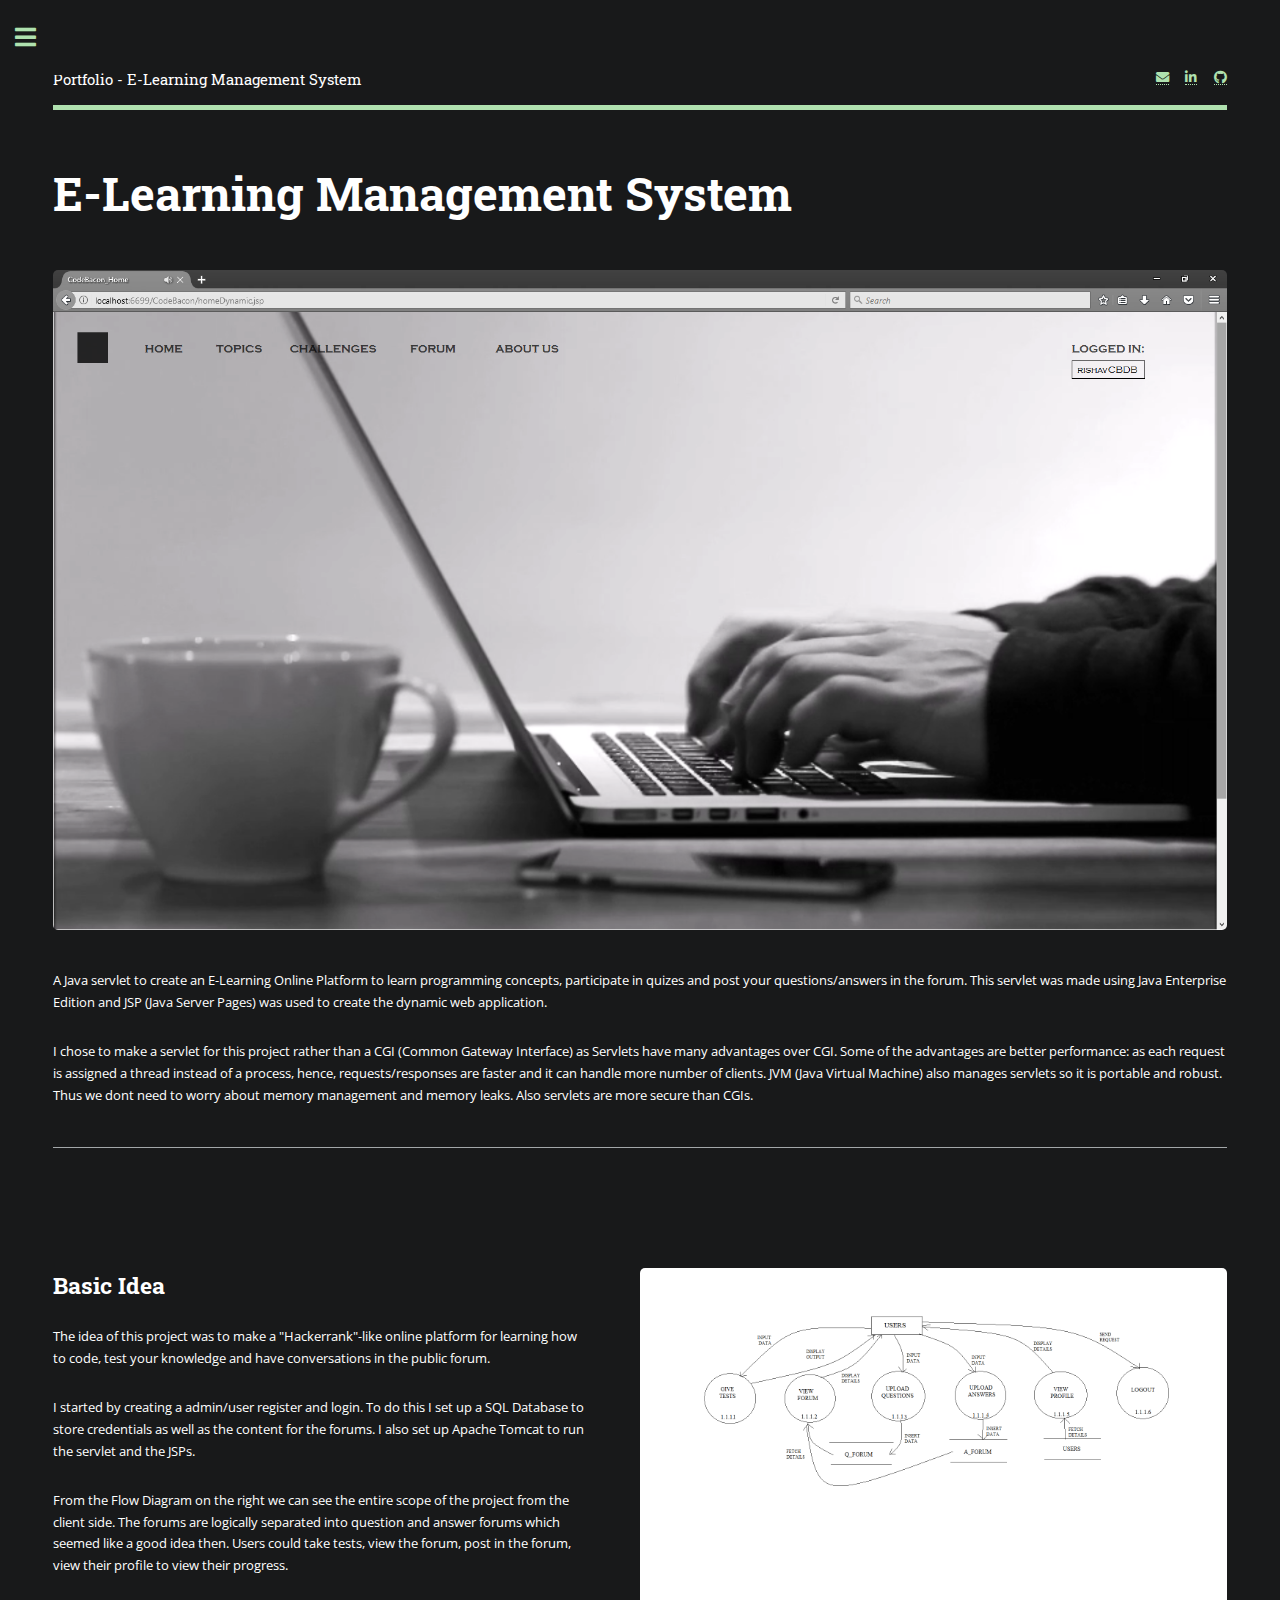
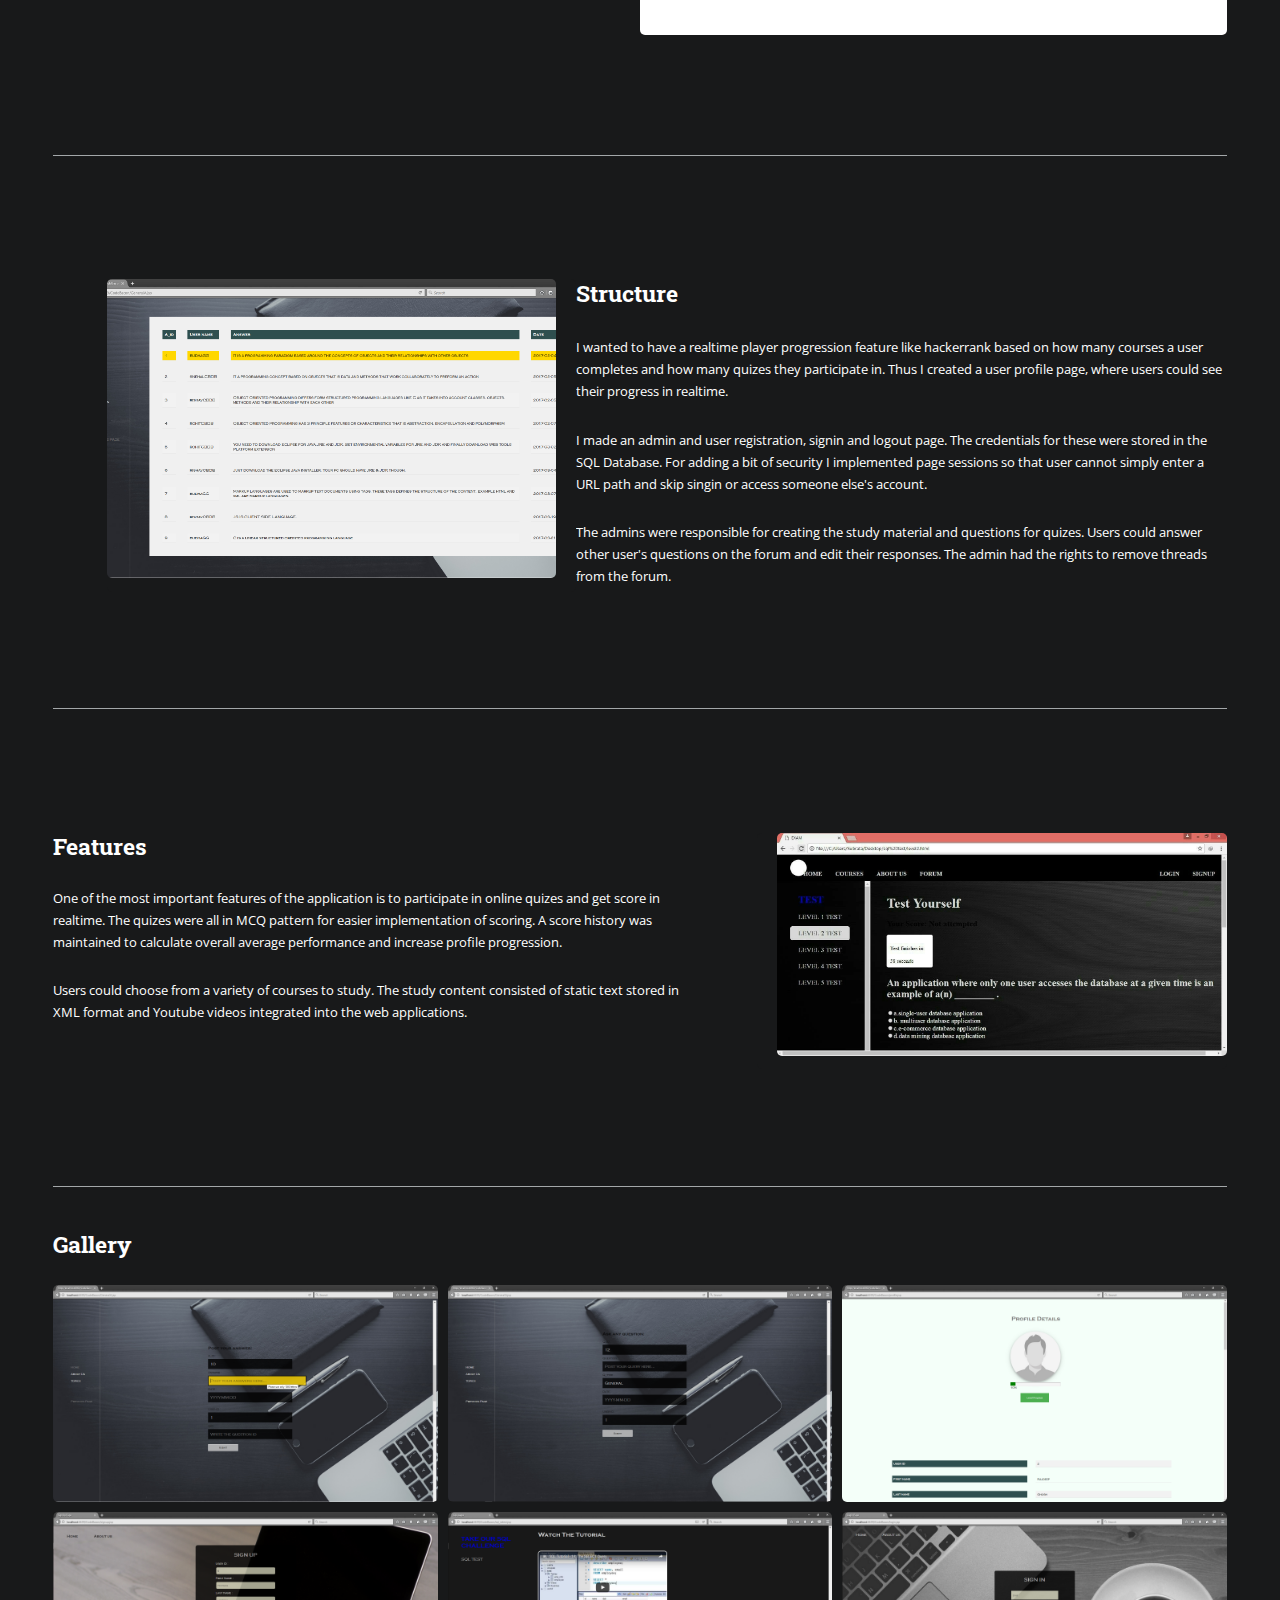
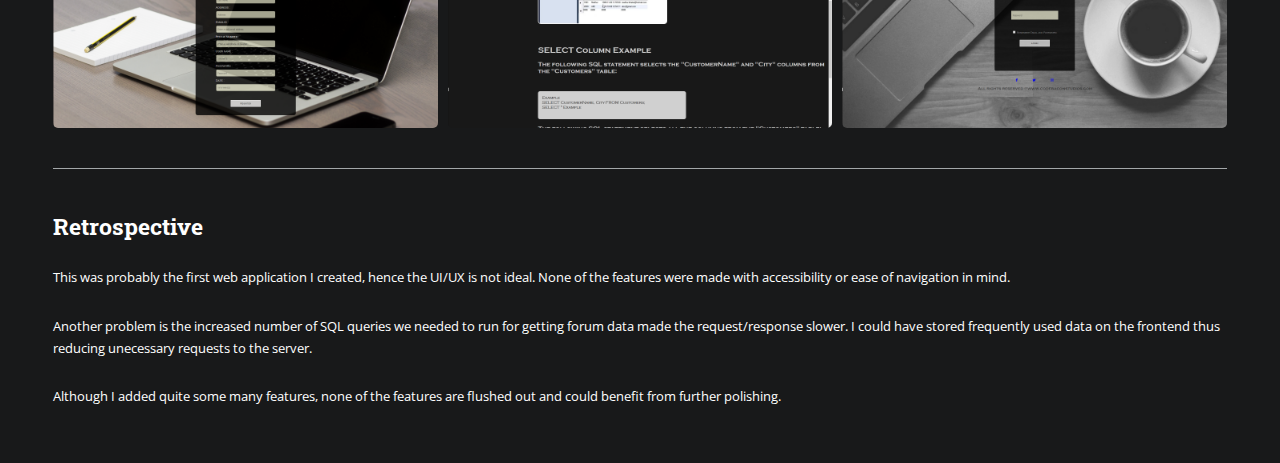
<file: eLearningGame.html>
<!DOCTYPE html>
<!--
	Editorial by HTML5 UP
	html5up.net | @ajlkn
	Free for personal and commercial use under the CCA 3.0 license (html5up.net/license)
-->
<html>
  <head>
    <title>E-Learning Management System</title>
    <meta charset="utf-8" />
    <meta
      name="viewport"
      content="width=device-width, initial-scale=1, user-scalable=no"
    />
    <link rel="stylesheet" href="assets/css/main.css" />
  </head>
  <body class="is-preload">
    <!-- Wrapper -->
    <div id="wrapper">
      <!-- Main -->
      <div id="main">
        <div class="inner">
          <!-- Header -->
          <header id="header">
            <a href="index.html" class="logo"
              ><strong></strong> Portfolio - E-Learning Management System</a
            >
            <ul class="icons">
              <!-- <li><a href="#" class="icon brands fa-twitter"><span class="label">Twitter</span></a></li>
									<li><a href="#" class="icon brands fa-facebook-f"><span class="label">Facebook</span></a></li>
									<li><a href="#" class="icon brands fa-snapchat-ghost"><span class="label">Snapchat</span></a></li>
									<li><a href="#" class="icon brands fa-instagram"><span class="label">Instagram</span></a></li> -->
              <li>
                <a
                  href="mailto: chatterjee.rishav.17@gmail.com"
                  class="fas fa-envelope"
                ></a>
              </li>
              <li>
                <a
                  href="https://www.linkedin.com/in/rishav-chatterjee17/"
                  class="fab fa-linkedin-in"
                ></a>
              </li>
              <li>
                <a
                  href="https://github.com/RishavChatterjee17"
                  class="fab fa-github"
                ></a>
              </li>
            </ul>
          </header>

          <!-- Content -->
          <section>
            <header class="main">
              <h1>E-Learning Management System</h1>
            </header>

            <span class="image main"
              ><img src="images/afterlogin.png" alt=""
            /></span>

            <p>
              A Java servlet to create an E-Learning Online Platform to learn
              programming concepts, participate in quizes and post your
              questions/answers in the forum. This servlet was made using Java
              Enterprise Edition and JSP (Java Server Pages) was used to create
              the dynamic web application.
            </p>
            <p>
              I chose to make a servlet for this project rather than a CGI
              (Common Gateway Interface) as Servlets have many advantages over
              CGI. Some of the advantages are better performance: as each
              request is assigned a thread instead of a process, hence,
              requests/responses are faster and it can handle more number of
              clients. JVM (Java Virtual Machine) also manages servlets so it is
              portable and robust. Thus we dont need to worry about memory
              management and memory leaks. Also servlets are more secure than
              CGIs.
            </p>

            <hr class="major" />

            <section id="banner">
              <div class="content">
                <h2>Basic Idea</h2>
                <p>
                  The idea of this project was to make a "Hackerrank"-like
                  online platform for learning how to code, test your knowledge
                  and have conversations in the public forum.
                </p>
                <p>
                  I started by creating a admin/user register and login. To do
                  this I set up a SQL Database to store credentials as well as
                  the content for the forums. I also set up Apache Tomcat to run
                  the servlet and the JSPs.
                </p>
                <p>
                  From the Flow Diagram on the right we can see the entire scope
                  of the project from the client side. The forums are logically
                  separated into question and answer forums which seemed like a
                  good idea then. Users could take tests, view the forum, post
                  in the forum, view their profile to view their progress.
                </p>
              </div>
              <span class="image object">
                <img src="images/LVL3DFDfinal.png" alt="" />
              </span>
            </section>

            <hr class="major" />

            <section id="banner">
              <span class="image left">
                <img src="images/forumanswer.png" alt="" />
              </span>
              <div class="content">
                <h2>Structure</h2>
                <p></p>
                <p>
                  I wanted to have a realtime player progression feature like
                  hackerrank based on how many courses a user completes and how
                  many quizes they participate in. Thus I created a user profile
                  page, where users could see their progress in realtime.
                </p>
                <p>
                  I made an admin and user registration, signin and logout page.
                  The credentials for these were stored in the SQL Database. For
                  adding a bit of security I implemented page sessions so that
                  user cannot simply enter a URL path and skip singin or access
                  someone else's account.
                </p>
                <p>
                  The admins were responsible for creating the study material
                  and questions for quizes. Users could answer other user's
                  questions on the forum and edit their responses. The admin had
                  the rights to remove threads from the forum.
                </p>
              </div>
            </section>

            <hr class="major" />

            <section id="banner">
              <div class="content">
                <h2>Features</h2>
                <p>
                  One of the most important features of the application is to
                  participate in online quizes and get score in realtime. The
                  quizes were all in MCQ pattern for easier implementation of
                  scoring. A score history was maintained to calculate overall
                  average performance and increase profile progression.
                </p>
                <p>
                  Users could choose from a variety of courses to study. The
                  study content consisted of static text stored in XML format
                  and Youtube videos integrated into the web applications.
                </p>
              </div>
              <span class="image right">
                <img src="images/screen.jpg" alt="" />
              </span>
            </section>

            <hr class="major" />

            <div class="box alt">
              <h2>Gallery</h2>
              <div class="row gtr-50 gtr-uniform">
                <div class="col-4">
                  <span class="image fit"
                    ><img src="images/forumanswerask.png" alt=""
                  /></span>
                </div>
                <div class="col-4">
                  <span class="image fit"
                    ><img src="images/forumquesask.png" alt=""
                  /></span>
                </div>
                <div class="col-4">
                  <span class="image fit"
                    ><img src="images/profile.png" alt=""
                  /></span>
                </div>
                <!-- Break -->
                <div class="col-4">
                  <span class="image fit"
                    ><img src="images/reg.png" alt=""
                  /></span>
                </div>
                <div class="col-4">
                  <span class="image fit"
                    ><img src="images/sqlvideotutorial.png" alt=""
                  /></span>
                </div>
                <div class="col-4">
                  <span class="image fit"
                    ><img src="images/log.png" alt=""
                  /></span>
                </div>
              </div>
            </div>

            <hr class="major" />

            <h2>Retrospective</h2>
            <p>
              This was probably the first web application I created, hence the
              UI/UX is not ideal. None of the features were made with
              accessibility or ease of navigation in mind.
            </p>
            <p>
              Another problem is the increased number of SQL queries we needed
              to run for getting forum data made the request/response slower. I
              could have stored frequently used data on the frontend thus
              reducing unecessary requests to the server.
            </p>
            <p>
              Although I added quite some many features, none of the features
              are flushed out and could benefit from further polishing.
            </p>
          </section>
        </div>
      </div>

      <!-- Sidebar -->
      <div id="sidebar">
        <div class="inner">
          <!-- Search
								<section id="search" class="alt">
									<form method="post" action="#">
										<input type="text" name="query" id="query" placeholder="Search" />
									</form>
								</section> -->

          <!-- Menu -->
          <nav id="menu">
            <header class="major">
              <h2>Menu</h2>
            </header>
            <ul>
              <li><a href="index.html">Homepage</a></li>
              <!-- <li><a href="generic.html">Recent Projects</a></li>
									<li><a href="elements.html">All Projects</a></li> -->
              <li>
                <span class="opener">Coding Projects</span>
                <ul>
                  <li><a href="reactGame.html">React Web-Based Game</a></li>
                  <li><a href="unityGridGame.html">Unity Engine Grid Game</a></li>
                  <li><a href="eLearningGame.html">E-Learning Management System</a></li>
                  <li><a href="eBillingSystem.html">Electrcitiy Billing System</a></li>
                  <li><a href="platformer2Dgame.html">2D Platformer Game</a></li>
                  <li><a href="gmtkGame.html">Game Jam Typing Game</a></li>
                  <li><a href="boxJourney.html">Puzzle Platformer</a></li>
                  <li><a href="textHorror.html">Text Horror Game</a></li>
                  <li><a href="openWorld.html">3D Open World Prototype</a></li>
                  <li><a href="pianoTiles.html">Piano Tiles Prototype</a></li>
                </ul>
              </li>
              <!-- <li><a href="#">Adipiscing</a></li>
									<li>
										<span class="opener">Another Submenu</span>
										<ul>
											<li><a href="#">Lorem Dolor</a></li>
											<li><a href="#">Ipsum Adipiscing</a></li>
											<li><a href="#">Tempus Magna</a></li>
											<li><a href="#">Feugiat Veroeros</a></li>
										</ul>
									</li>
									<li><a href="#">Maximus Erat</a></li>
									<li><a href="#">Sapien Mauris</a></li> -->
              <!-- <li>
                <span class="opener">Music Projects</span>
                <ul>
                  <li><a href="#">Project 1</a></li>
                  <li><a href="#">Project 2</a></li>
                  <li><a href="#">Project 3</a></li>
                  <li><a href="#">Project 4</a></li>
                </ul>
              </li> -->
              <!-- <li>
										<span class="opener">Blogs</span>
										<ul>
											<li><a href="#">Blog 1</a></li>
											<li><a href="#">Blog 2</a></li>
											<li><a href="#">Blog 3</a></li>
											<li><a href="#">Blog 4</a></li>
										</ul>
									</li> -->
              <!-- <li><a href="#">Journal</a></li> -->
              <li><a href="thesis.html">Research Work</a></li>
              <li><a href="aboutMe.html">About Me</a></li>
            </ul>
          </nav>

          <!-- Section -->
          <!-- <section>
									<header class="major">
										<h2>Ante interdum</h2>
									</header>
									<div class="mini-posts">
										<article>
											<a href="#" class="image"><img src="images/pic07.jpg" alt="" /></a>
											<p>Aenean ornare velit lacus, ac varius enim lorem ullamcorper dolore aliquam.</p>
										</article>
										<article>
											<a href="#" class="image"><img src="images/pic08.jpg" alt="" /></a>
											<p>Aenean ornare velit lacus, ac varius enim lorem ullamcorper dolore aliquam.</p>
										</article>
										<article>
											<a href="#" class="image"><img src="images/pic09.jpg" alt="" /></a>
											<p>Aenean ornare velit lacus, ac varius enim lorem ullamcorper dolore aliquam.</p>
										</article>
									</div>
									<ul class="actions">
										<li><a href="#" class="button">More</a></li>
									</ul>
								</section> -->

          <!-- Section -->
          <section>
            <header class="major">
              <h2>Contact</h2>
            </header>
            <!-- <p>Sed varius enim lorem ullamcorper dolore aliquam aenean ornare velit lacus, ac varius enim lorem ullamcorper dolore. Proin sed aliquam facilisis ante interdum. Sed nulla amet lorem feugiat tempus aliquam.</p> -->
            <ul class="contact">
              <li class="icon solid fa-envelope">
                <a href="mailto: chatterjee.rishav.17@gmail.com"
                  >chatterjee.rishav.17@gmail.com</a
                >
              </li>
              <li class="icon solid fa-phone">+1 519 560 1262</li>
              <li class="icon solid fa-folder">
                <a href="https://www.linkedin.com/in/rishav-chatterjee17/"
                  >LinkedIn</a
                >
              </li>
              <li class="icon solid fa-box">
                <a href="https://github.com/RishavChatterjee17">GitHub</a>
              </li>
              <!-- <li class="icon solid fa-home">1234 Somewhere Road #8254<br />
									Nashville, TN 00000-0000</li> -->
            </ul>
          </section>

          <!-- Footer -->
          <!-- <footer id="footer">
									<p class="copyright">&copy; Untitled. All rights reserved. Demo Images: <a href="https://unsplash.com">Unsplash</a>. Design: <a href="https://html5up.net">HTML5 UP</a>.</p>
								</footer> -->
        </div>
      </div>
    </div>

    <!-- Scripts -->
    <script src="assets/js/jquery.min.js"></script>
    <script src="assets/js/browser.min.js"></script>
    <script src="assets/js/breakpoints.min.js"></script>
    <script src="assets/js/util.js"></script>
    <script src="assets/js/main.js"></script>
  </body>
</html>
</file>
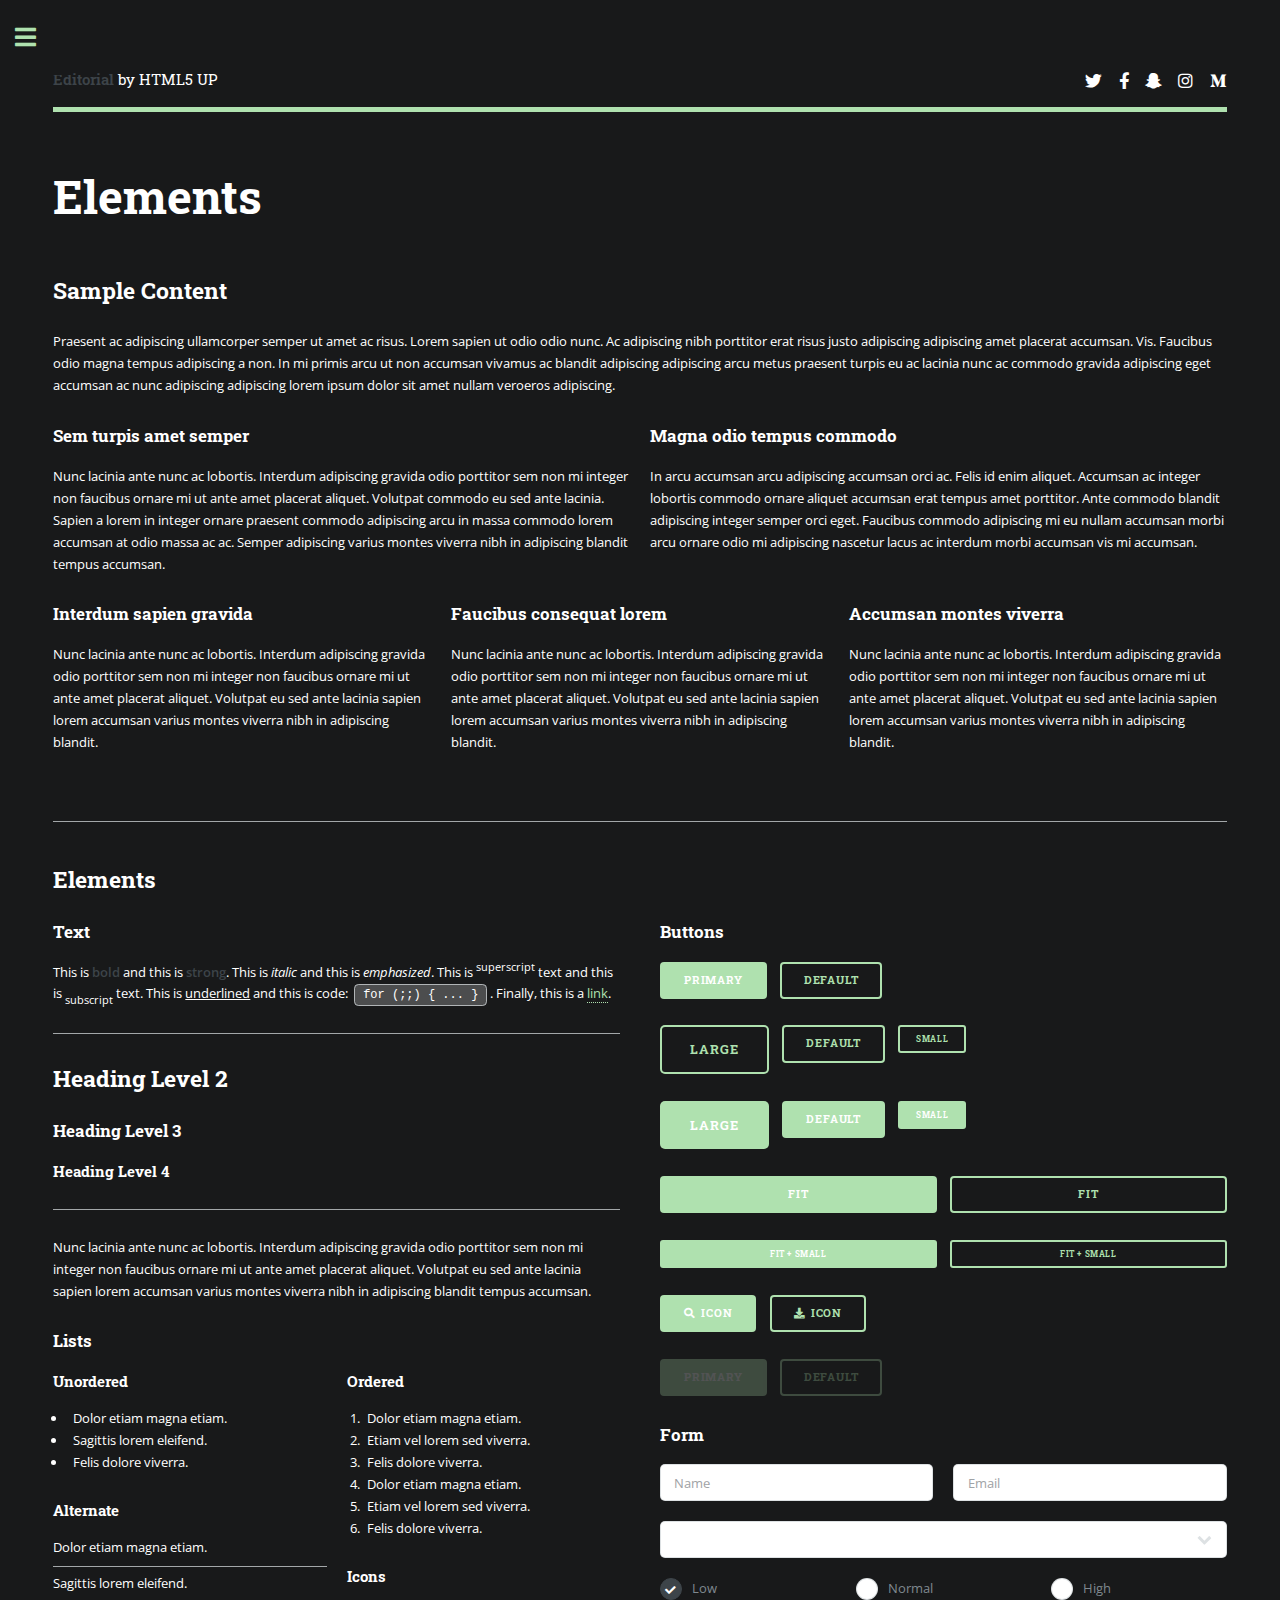
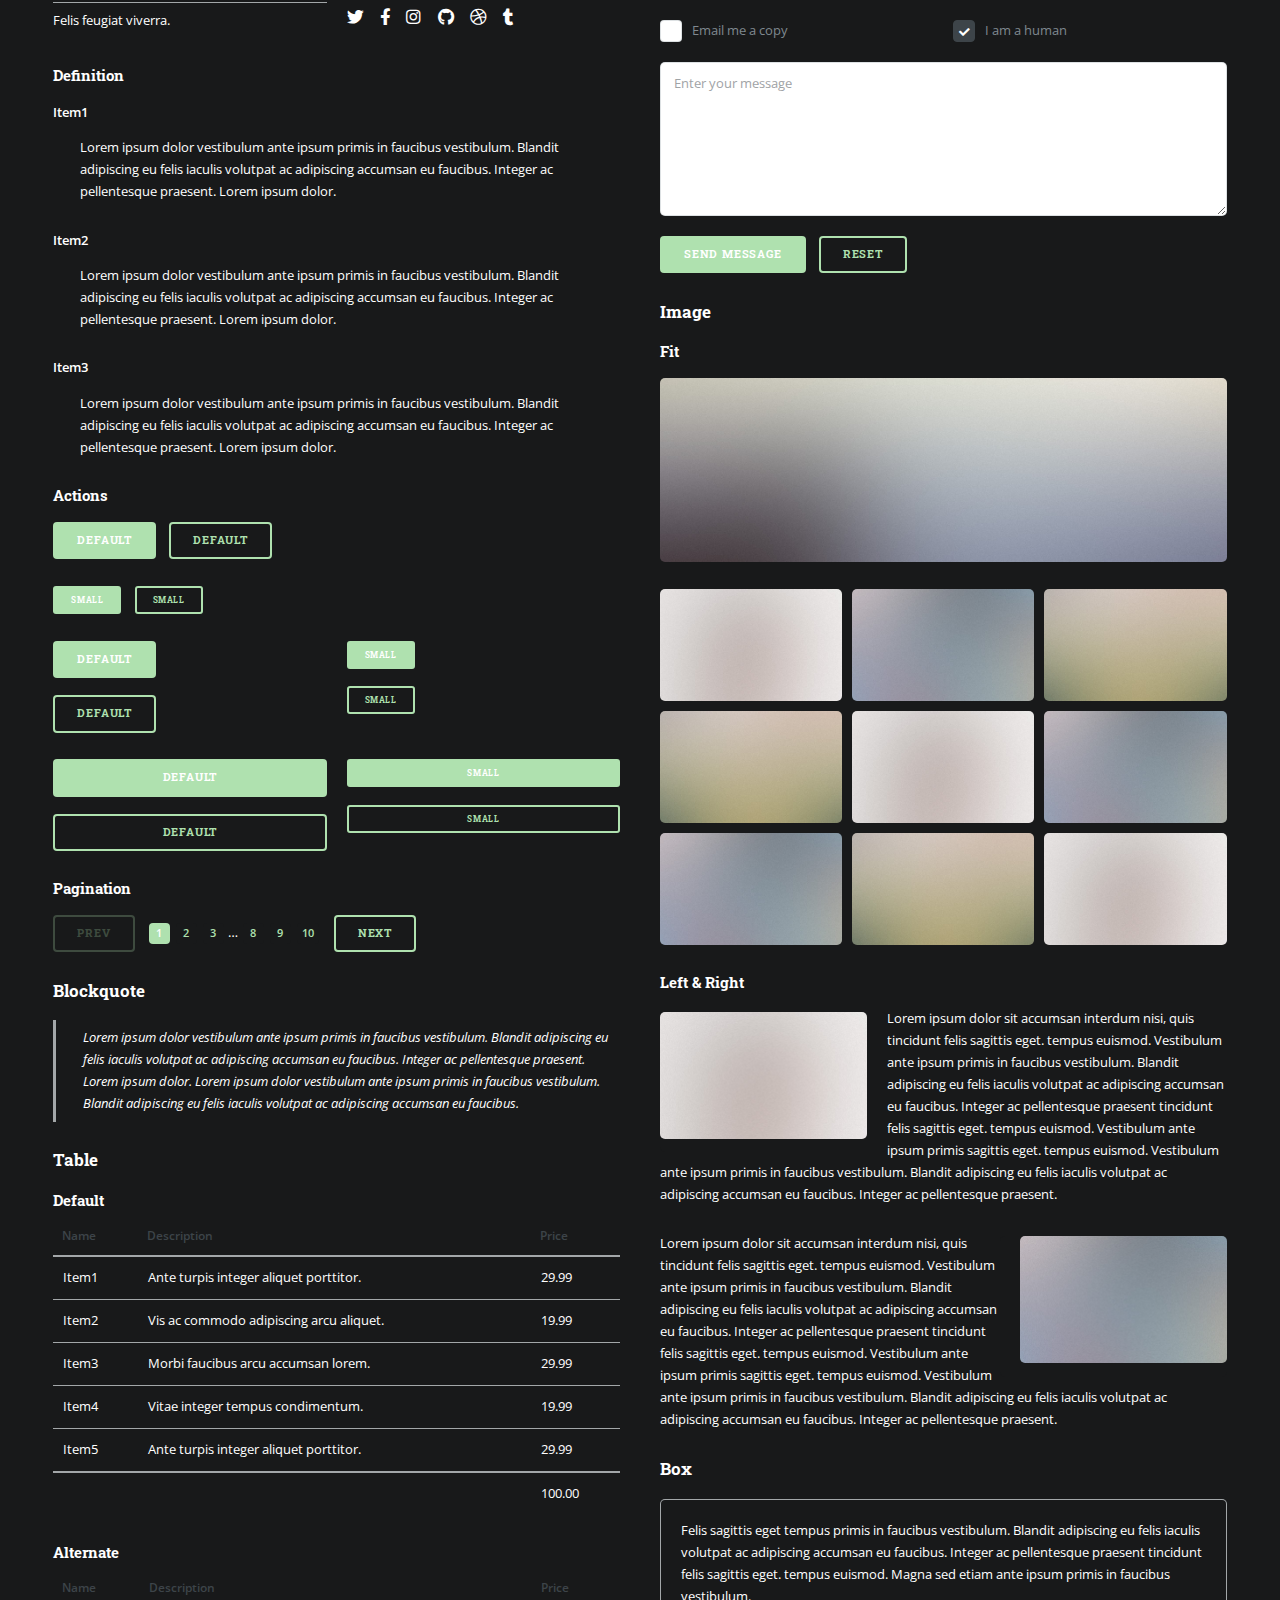
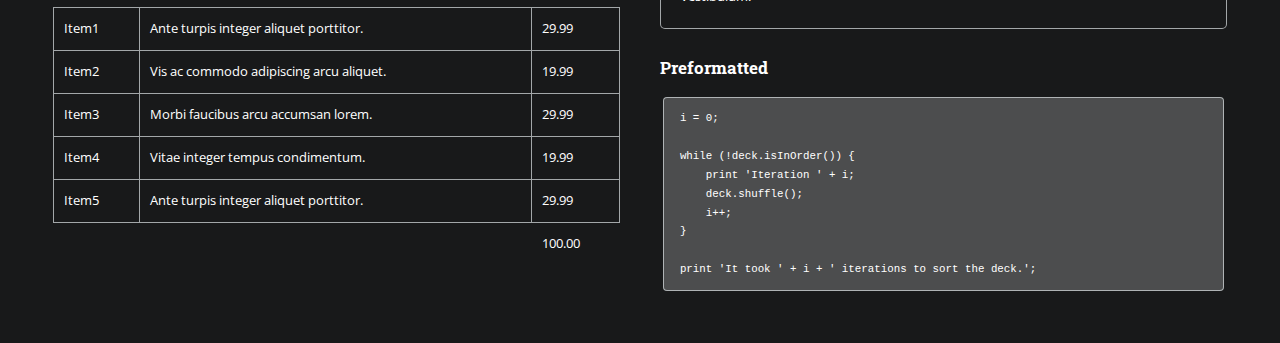
<file: elements.html>
<!DOCTYPE HTML>
<!--
	Editorial by HTML5 UP
	html5up.net | @ajlkn
	Free for personal and commercial use under the CCA 3.0 license (html5up.net/license)
-->
<html>
	<head>
		<title>Elements - Editorial by HTML5 UP</title>
		<meta charset="utf-8" />
		<meta name="viewport" content="width=device-width, initial-scale=1, user-scalable=no" />
		<link rel="stylesheet" href="assets/css/main.css" />
	</head>
	<body class="is-preload">

		<!-- Wrapper -->
			<div id="wrapper">

				<!-- Main -->
					<div id="main">
						<div class="inner">

							<!-- Header -->
								<header id="header">
									<a href="index.html" class="logo"><strong>Editorial</strong> by HTML5 UP</a>
									<ul class="icons">
										<li><a href="#" class="icon brands fa-twitter"><span class="label">Twitter</span></a></li>
										<li><a href="#" class="icon brands fa-facebook-f"><span class="label">Facebook</span></a></li>
										<li><a href="#" class="icon brands fa-snapchat-ghost"><span class="label">Snapchat</span></a></li>
										<li><a href="#" class="icon brands fa-instagram"><span class="label">Instagram</span></a></li>
										<li><a href="#" class="icon brands fa-medium-m"><span class="label">Medium</span></a></li>
									</ul>
								</header>

							<!-- Content -->
								<section>
									<header class="main">
										<h1>Elements</h1>
									</header>

									<!-- Content -->
										<h2 id="content">Sample Content</h2>
										<p>Praesent ac adipiscing ullamcorper semper ut amet ac risus. Lorem sapien ut odio odio nunc. Ac adipiscing nibh porttitor erat risus justo adipiscing adipiscing amet placerat accumsan. Vis. Faucibus odio magna tempus adipiscing a non. In mi primis arcu ut non accumsan vivamus ac blandit adipiscing adipiscing arcu metus praesent turpis eu ac lacinia nunc ac commodo gravida adipiscing eget accumsan ac nunc adipiscing adipiscing lorem ipsum dolor sit amet nullam veroeros adipiscing.</p>
										<div class="row">
											<div class="col-6 col-12-small">
												<h3>Sem turpis amet semper</h3>
												<p>Nunc lacinia ante nunc ac lobortis. Interdum adipiscing gravida odio porttitor sem non mi integer non faucibus ornare mi ut ante amet placerat aliquet. Volutpat commodo eu sed ante lacinia. Sapien a lorem in integer ornare praesent commodo adipiscing arcu in massa commodo lorem accumsan at odio massa ac ac. Semper adipiscing varius montes viverra nibh in adipiscing blandit tempus accumsan.</p>
											</div>
											<div class="col-6 col-12-small">
												<h3>Magna odio tempus commodo</h3>
												<p>In arcu accumsan arcu adipiscing accumsan orci ac. Felis id enim aliquet. Accumsan ac integer lobortis commodo ornare aliquet accumsan erat tempus amet porttitor. Ante commodo blandit adipiscing integer semper orci eget. Faucibus commodo adipiscing mi eu nullam accumsan morbi arcu ornare odio mi adipiscing nascetur lacus ac interdum morbi accumsan vis mi accumsan.</p>
											</div>
											<!-- Break -->
											<div class="col-4 col-12-medium">
												<h3>Interdum sapien gravida</h3>
												<p>Nunc lacinia ante nunc ac lobortis. Interdum adipiscing gravida odio porttitor sem non mi integer non faucibus ornare mi ut ante amet placerat aliquet. Volutpat eu sed ante lacinia sapien lorem accumsan varius montes viverra nibh in adipiscing blandit.</p>
											</div>
											<div class="col-4 col-12-medium">
												<h3>Faucibus consequat lorem</h3>
												<p>Nunc lacinia ante nunc ac lobortis. Interdum adipiscing gravida odio porttitor sem non mi integer non faucibus ornare mi ut ante amet placerat aliquet. Volutpat eu sed ante lacinia sapien lorem accumsan varius montes viverra nibh in adipiscing blandit.</p>
											</div>
											<div class="col-4 col-12-medium">
												<h3>Accumsan montes viverra</h3>
												<p>Nunc lacinia ante nunc ac lobortis. Interdum adipiscing gravida odio porttitor sem non mi integer non faucibus ornare mi ut ante amet placerat aliquet. Volutpat eu sed ante lacinia sapien lorem accumsan varius montes viverra nibh in adipiscing blandit.</p>
											</div>
										</div>

									<hr class="major" />

									<!-- Elements -->
										<h2 id="elements">Elements</h2>
										<div class="row gtr-200">
											<div class="col-6 col-12-medium">

												<!-- Text stuff -->
													<h3>Text</h3>
													<p>This is <b>bold</b> and this is <strong>strong</strong>. This is <i>italic</i> and this is <em>emphasized</em>.
													This is <sup>superscript</sup> text and this is <sub>subscript</sub> text.
													This is <u>underlined</u> and this is code: <code>for (;;) { ... }</code>.
													Finally, this is a <a href="#">link</a>.</p>
													<hr />
													<h2>Heading Level 2</h2>
													<h3>Heading Level 3</h3>
													<h4>Heading Level 4</h4>
													<hr />
													<p>Nunc lacinia ante nunc ac lobortis. Interdum adipiscing gravida odio porttitor sem non mi integer non faucibus ornare mi ut ante amet placerat aliquet. Volutpat eu sed ante lacinia sapien lorem accumsan varius montes viverra nibh in adipiscing blandit tempus accumsan.</p>

												<!-- Lists -->
													<h3>Lists</h3>
													<div class="row">
														<div class="col-6 col-12-small">

															<h4>Unordered</h4>
															<ul>
																<li>Dolor etiam magna etiam.</li>
																<li>Sagittis lorem eleifend.</li>
																<li>Felis dolore viverra.</li>
															</ul>

															<h4>Alternate</h4>
															<ul class="alt">
																<li>Dolor etiam magna etiam.</li>
																<li>Sagittis lorem eleifend.</li>
																<li>Felis feugiat viverra.</li>
															</ul>

														</div>
														<div class="col-6 col-12-small">

															<h4>Ordered</h4>
															<ol>
																<li>Dolor etiam magna etiam.</li>
																<li>Etiam vel lorem sed viverra.</li>
																<li>Felis dolore viverra.</li>
																<li>Dolor etiam magna etiam.</li>
																<li>Etiam vel lorem sed viverra.</li>
																<li>Felis dolore viverra.</li>
															</ol>

															<h4>Icons</h4>
															<ul class="icons">
																<li><a href="#" class="icon brands fa-twitter"><span class="label">Twitter</span></a></li>
																<li><a href="#" class="icon brands fa-facebook-f"><span class="label">Facebook</span></a></li>
																<li><a href="#" class="icon brands fa-instagram"><span class="label">Instagram</span></a></li>
																<li><a href="#" class="icon brands fa-github"><span class="label">Github</span></a></li>
																<li><a href="#" class="icon brands fa-dribbble"><span class="label">Dribbble</span></a></li>
																<li><a href="#" class="icon brands fa-tumblr"><span class="label">Tumblr</span></a></li>
															</ul>

														</div>
													</div>
													<h4>Definition</h4>
													<dl>
														<dt>Item1</dt>
														<dd>
															<p>Lorem ipsum dolor vestibulum ante ipsum primis in faucibus vestibulum. Blandit adipiscing eu felis iaculis volutpat ac adipiscing accumsan eu faucibus. Integer ac pellentesque praesent. Lorem ipsum dolor.</p>
														</dd>
														<dt>Item2</dt>
														<dd>
															<p>Lorem ipsum dolor vestibulum ante ipsum primis in faucibus vestibulum. Blandit adipiscing eu felis iaculis volutpat ac adipiscing accumsan eu faucibus. Integer ac pellentesque praesent. Lorem ipsum dolor.</p>
														</dd>
														<dt>Item3</dt>
														<dd>
															<p>Lorem ipsum dolor vestibulum ante ipsum primis in faucibus vestibulum. Blandit adipiscing eu felis iaculis volutpat ac adipiscing accumsan eu faucibus. Integer ac pellentesque praesent. Lorem ipsum dolor.</p>
														</dd>
													</dl>

													<h4>Actions</h4>
													<ul class="actions">
														<li><a href="#" class="button primary">Default</a></li>
														<li><a href="#" class="button">Default</a></li>
													</ul>
													<ul class="actions small">
														<li><a href="#" class="button primary small">Small</a></li>
														<li><a href="#" class="button small">Small</a></li>
													</ul>
													<div class="row">
														<div class="col-6 col-12-small">
															<ul class="actions stacked">
																<li><a href="#" class="button primary">Default</a></li>
																<li><a href="#" class="button">Default</a></li>
															</ul>
														</div>
														<div class="col-6 col-12-small">
															<ul class="actions stacked">
																<li><a href="#" class="button primary small">Small</a></li>
																<li><a href="#" class="button small">Small</a></li>
															</ul>
														</div>
														<div class="col-6 col-12-small">
															<ul class="actions stacked">
																<li><a href="#" class="button primary fit">Default</a></li>
																<li><a href="#" class="button fit">Default</a></li>
															</ul>
														</div>
														<div class="col-6 col-12-small">
															<ul class="actions stacked">
																<li><a href="#" class="button primary small fit">Small</a></li>
																<li><a href="#" class="button small fit">Small</a></li>
															</ul>
														</div>
													</div>

													<h4>Pagination</h4>
													<ul class="pagination">
														<li><span class="button disabled">Prev</span></li>
														<li><a href="#" class="page active">1</a></li>
														<li><a href="#" class="page">2</a></li>
														<li><a href="#" class="page">3</a></li>
														<li><span>&hellip;</span></li>
														<li><a href="#" class="page">8</a></li>
														<li><a href="#" class="page">9</a></li>
														<li><a href="#" class="page">10</a></li>
														<li><a href="#" class="button">Next</a></li>
													</ul>

												<!-- Blockquote -->
													<h3>Blockquote</h3>
													<blockquote>Lorem ipsum dolor vestibulum ante ipsum primis in faucibus vestibulum. Blandit adipiscing eu felis iaculis volutpat ac adipiscing accumsan eu faucibus. Integer ac pellentesque praesent. Lorem ipsum dolor. Lorem ipsum dolor vestibulum ante ipsum primis in faucibus vestibulum. Blandit adipiscing eu felis iaculis volutpat ac adipiscing accumsan eu faucibus.</blockquote>

												<!-- Table -->
													<h3>Table</h3>

													<h4>Default</h4>
													<div class="table-wrapper">
														<table>
															<thead>
																<tr>
																	<th>Name</th>
																	<th>Description</th>
																	<th>Price</th>
																</tr>
															</thead>
															<tbody>
																<tr>
																	<td>Item1</td>
																	<td>Ante turpis integer aliquet porttitor.</td>
																	<td>29.99</td>
																</tr>
																<tr>
																	<td>Item2</td>
																	<td>Vis ac commodo adipiscing arcu aliquet.</td>
																	<td>19.99</td>
																</tr>
																<tr>
																	<td>Item3</td>
																	<td> Morbi faucibus arcu accumsan lorem.</td>
																	<td>29.99</td>
																</tr>
																<tr>
																	<td>Item4</td>
																	<td>Vitae integer tempus condimentum.</td>
																	<td>19.99</td>
																</tr>
																<tr>
																	<td>Item5</td>
																	<td>Ante turpis integer aliquet porttitor.</td>
																	<td>29.99</td>
																</tr>
															</tbody>
															<tfoot>
																<tr>
																	<td colspan="2"></td>
																	<td>100.00</td>
																</tr>
															</tfoot>
														</table>
													</div>

													<h4>Alternate</h4>
													<div class="table-wrapper">
														<table class="alt">
															<thead>
																<tr>
																	<th>Name</th>
																	<th>Description</th>
																	<th>Price</th>
																</tr>
															</thead>
															<tbody>
																<tr>
																	<td>Item1</td>
																	<td>Ante turpis integer aliquet porttitor.</td>
																	<td>29.99</td>
																</tr>
																<tr>
																	<td>Item2</td>
																	<td>Vis ac commodo adipiscing arcu aliquet.</td>
																	<td>19.99</td>
																</tr>
																<tr>
																	<td>Item3</td>
																	<td> Morbi faucibus arcu accumsan lorem.</td>
																	<td>29.99</td>
																</tr>
																<tr>
																	<td>Item4</td>
																	<td>Vitae integer tempus condimentum.</td>
																	<td>19.99</td>
																</tr>
																<tr>
																	<td>Item5</td>
																	<td>Ante turpis integer aliquet porttitor.</td>
																	<td>29.99</td>
																</tr>
															</tbody>
															<tfoot>
																<tr>
																	<td colspan="2"></td>
																	<td>100.00</td>
																</tr>
															</tfoot>
														</table>
													</div>

											</div>
											<div class="col-6 col-12-medium">

												<!-- Buttons -->
													<h3>Buttons</h3>
													<ul class="actions">
														<li><a href="#" class="button primary">Primary</a></li>
														<li><a href="#" class="button">Default</a></li>
													</ul>
													<ul class="actions">
														<li><a href="#" class="button large">Large</a></li>
														<li><a href="#" class="button">Default</a></li>
														<li><a href="#" class="button small">Small</a></li>
													</ul>
													<ul class="actions">
														<li><a href="#" class="button primary large">Large</a></li>
														<li><a href="#" class="button primary">Default</a></li>
														<li><a href="#" class="button primary small">Small</a></li>
													</ul>
													<ul class="actions fit">
														<li><a href="#" class="button primary fit">Fit</a></li>
														<li><a href="#" class="button fit">Fit</a></li>
													</ul>
													<ul class="actions fit small">
														<li><a href="#" class="button primary fit small">Fit + Small</a></li>
														<li><a href="#" class="button fit small">Fit + Small</a></li>
													</ul>
													<ul class="actions">
														<li><a href="#" class="button primary icon solid fa-search">Icon</a></li>
														<li><a href="#" class="button icon solid fa-download">Icon</a></li>
													</ul>
													<ul class="actions">
														<li><span class="button primary disabled">Primary</span></li>
														<li><span class="button disabled">Default</span></li>
													</ul>

												<!-- Form -->
													<h3>Form</h3>

													<form method="post" action="#">
														<div class="row gtr-uniform">
															<div class="col-6 col-12-xsmall">
																<input type="text" name="demo-name" id="demo-name" value="" placeholder="Name" />
															</div>
															<div class="col-6 col-12-xsmall">
																<input type="email" name="demo-email" id="demo-email" value="" placeholder="Email" />
															</div>
															<!-- Break -->
															<div class="col-12">
																<select name="demo-category" id="demo-category">
																	<option value="">- Category -</option>
																	<option value="1">Manufacturing</option>
																	<option value="1">Shipping</option>
																	<option value="1">Administration</option>
																	<option value="1">Human Resources</option>
																</select>
															</div>
															<!-- Break -->
															<div class="col-4 col-12-small">
																<input type="radio" id="demo-priority-low" name="demo-priority" checked>
																<label for="demo-priority-low">Low</label>
															</div>
															<div class="col-4 col-12-small">
																<input type="radio" id="demo-priority-normal" name="demo-priority">
																<label for="demo-priority-normal">Normal</label>
															</div>
															<div class="col-4 col-12-small">
																<input type="radio" id="demo-priority-high" name="demo-priority">
																<label for="demo-priority-high">High</label>
															</div>
															<!-- Break -->
															<div class="col-6 col-12-small">
																<input type="checkbox" id="demo-copy" name="demo-copy">
																<label for="demo-copy">Email me a copy</label>
															</div>
															<div class="col-6 col-12-small">
																<input type="checkbox" id="demo-human" name="demo-human" checked>
																<label for="demo-human">I am a human</label>
															</div>
															<!-- Break -->
															<div class="col-12">
																<textarea name="demo-message" id="demo-message" placeholder="Enter your message" rows="6"></textarea>
															</div>
															<!-- Break -->
															<div class="col-12">
																<ul class="actions">
																	<li><input type="submit" value="Send Message" class="primary" /></li>
																	<li><input type="reset" value="Reset" /></li>
																</ul>
															</div>
														</div>
													</form>

												<!-- Image -->
													<h3>Image</h3>

													<h4>Fit</h4>
													<span class="image fit"><img src="images/pic11.jpg" alt="" /></span>
													<div class="box alt">
														<div class="row gtr-50 gtr-uniform">
															<div class="col-4"><span class="image fit"><img src="images/pic01.jpg" alt="" /></span></div>
															<div class="col-4"><span class="image fit"><img src="images/pic02.jpg" alt="" /></span></div>
															<div class="col-4"><span class="image fit"><img src="images/pic03.jpg" alt="" /></span></div>
															<!-- Break -->
															<div class="col-4"><span class="image fit"><img src="images/pic03.jpg" alt="" /></span></div>
															<div class="col-4"><span class="image fit"><img src="images/pic01.jpg" alt="" /></span></div>
															<div class="col-4"><span class="image fit"><img src="images/pic02.jpg" alt="" /></span></div>
															<!-- Break -->
															<div class="col-4"><span class="image fit"><img src="images/pic02.jpg" alt="" /></span></div>
															<div class="col-4"><span class="image fit"><img src="images/pic03.jpg" alt="" /></span></div>
															<div class="col-4"><span class="image fit"><img src="images/pic01.jpg" alt="" /></span></div>
														</div>
													</div>

													<h4>Left &amp; Right</h4>
													<p><span class="image left"><img src="images/pic01.jpg" alt="" /></span>Lorem ipsum dolor sit accumsan interdum nisi, quis tincidunt felis sagittis eget. tempus euismod. Vestibulum ante ipsum primis in faucibus vestibulum. Blandit adipiscing eu felis iaculis volutpat ac adipiscing accumsan eu faucibus. Integer ac pellentesque praesent tincidunt felis sagittis eget. tempus euismod. Vestibulum ante ipsum primis sagittis eget. tempus euismod. Vestibulum ante ipsum primis in faucibus vestibulum. Blandit adipiscing eu felis iaculis volutpat ac adipiscing accumsan eu faucibus. Integer ac pellentesque praesent.</p>
													<p><span class="image right"><img src="images/pic02.jpg" alt="" /></span>Lorem ipsum dolor sit accumsan interdum nisi, quis tincidunt felis sagittis eget. tempus euismod. Vestibulum ante ipsum primis in faucibus vestibulum. Blandit adipiscing eu felis iaculis volutpat ac adipiscing accumsan eu faucibus. Integer ac pellentesque praesent tincidunt felis sagittis eget. tempus euismod. Vestibulum ante ipsum primis sagittis eget. tempus euismod. Vestibulum ante ipsum primis in faucibus vestibulum. Blandit adipiscing eu felis iaculis volutpat ac adipiscing accumsan eu faucibus. Integer ac pellentesque praesent.</p>

												<!-- Box -->
													<h3>Box</h3>
													<div class="box">
														<p>Felis sagittis eget tempus primis in faucibus vestibulum. Blandit adipiscing eu felis iaculis volutpat ac adipiscing accumsan eu faucibus. Integer ac pellentesque praesent tincidunt felis sagittis eget. tempus euismod. Magna sed etiam ante ipsum primis in faucibus vestibulum.</p>
													</div>

												<!-- Preformatted Code -->
													<h3>Preformatted</h3>
													<pre><code>i = 0;

while (!deck.isInOrder()) {
    print 'Iteration ' + i;
    deck.shuffle();
    i++;
}

print 'It took ' + i + ' iterations to sort the deck.';
</code></pre>

											</div>
										</div>

								</section>

						</div>
					</div>

				<!-- Sidebar -->
					<div id="sidebar">
						<div class="inner">

							<!-- Search -->
								<section id="search" class="alt">
									<form method="post" action="#">
										<input type="text" name="query" id="query" placeholder="Search" />
									</form>
								</section>

							<!-- Menu -->
								<nav id="menu">
									<header class="major">
										<h2>Menu</h2>
									</header>
									<ul>
										<li><a href="index.html">Homepage</a></li>
										<li><a href="generic.html">Generic</a></li>
										<li><a href="elements.html">Elements</a></li>
										<li>
											<span class="opener">Submenu</span>
											<ul>
												<li><a href="#">Lorem Dolor</a></li>
												<li><a href="#">Ipsum Adipiscing</a></li>
												<li><a href="#">Tempus Magna</a></li>
												<li><a href="#">Feugiat Veroeros</a></li>
											</ul>
										</li>
										<li><a href="#">Etiam Dolore</a></li>
										<li><a href="#">Adipiscing</a></li>
										<li>
											<span class="opener">Another Submenu</span>
											<ul>
												<li><a href="#">Lorem Dolor</a></li>
												<li><a href="#">Ipsum Adipiscing</a></li>
												<li><a href="#">Tempus Magna</a></li>
												<li><a href="#">Feugiat Veroeros</a></li>
											</ul>
										</li>
										<li><a href="#">Maximus Erat</a></li>
										<li><a href="#">Sapien Mauris</a></li>
										<li><a href="#">Amet Lacinia</a></li>
									</ul>
								</nav>

							<!-- Section -->
								<section>
									<header class="major">
										<h2>Ante interdum</h2>
									</header>
									<div class="mini-posts">
										<article>
											<a href="#" class="image"><img src="images/pic07.jpg" alt="" /></a>
											<p>Aenean ornare velit lacus, ac varius enim lorem ullamcorper dolore aliquam.</p>
										</article>
										<article>
											<a href="#" class="image"><img src="images/pic08.jpg" alt="" /></a>
											<p>Aenean ornare velit lacus, ac varius enim lorem ullamcorper dolore aliquam.</p>
										</article>
										<article>
											<a href="#" class="image"><img src="images/pic09.jpg" alt="" /></a>
											<p>Aenean ornare velit lacus, ac varius enim lorem ullamcorper dolore aliquam.</p>
										</article>
									</div>
									<ul class="actions">
										<li><a href="#" class="button">More</a></li>
									</ul>
								</section>

							<!-- Section -->
								<section>
									<header class="major">
										<h2>Get in touch</h2>
									</header>
									<p>Sed varius enim lorem ullamcorper dolore aliquam aenean ornare velit lacus, ac varius enim lorem ullamcorper dolore. Proin sed aliquam facilisis ante interdum. Sed nulla amet lorem feugiat tempus aliquam.</p>
									<ul class="contact">
										<li class="icon solid fa-envelope"><a href="#">information@untitled.tld</a></li>
										<li class="icon solid fa-phone">(000) 000-0000</li>
										<li class="icon solid fa-home">1234 Somewhere Road #8254<br />
										Nashville, TN 00000-0000</li>
									</ul>
								</section>

							<!-- Footer -->
								<footer id="footer">
									<p class="copyright">&copy; Untitled. All rights reserved. Demo Images: <a href="https://unsplash.com">Unsplash</a>. Design: <a href="https://html5up.net">HTML5 UP</a>.</p>
								</footer>

						</div>
					</div>

			</div>

		<!-- Scripts -->
			<script src="assets/js/jquery.min.js"></script>
			<script src="assets/js/browser.min.js"></script>
			<script src="assets/js/breakpoints.min.js"></script>
			<script src="assets/js/util.js"></script>
			<script src="assets/js/main.js"></script>

	</body>
</html>
</file>
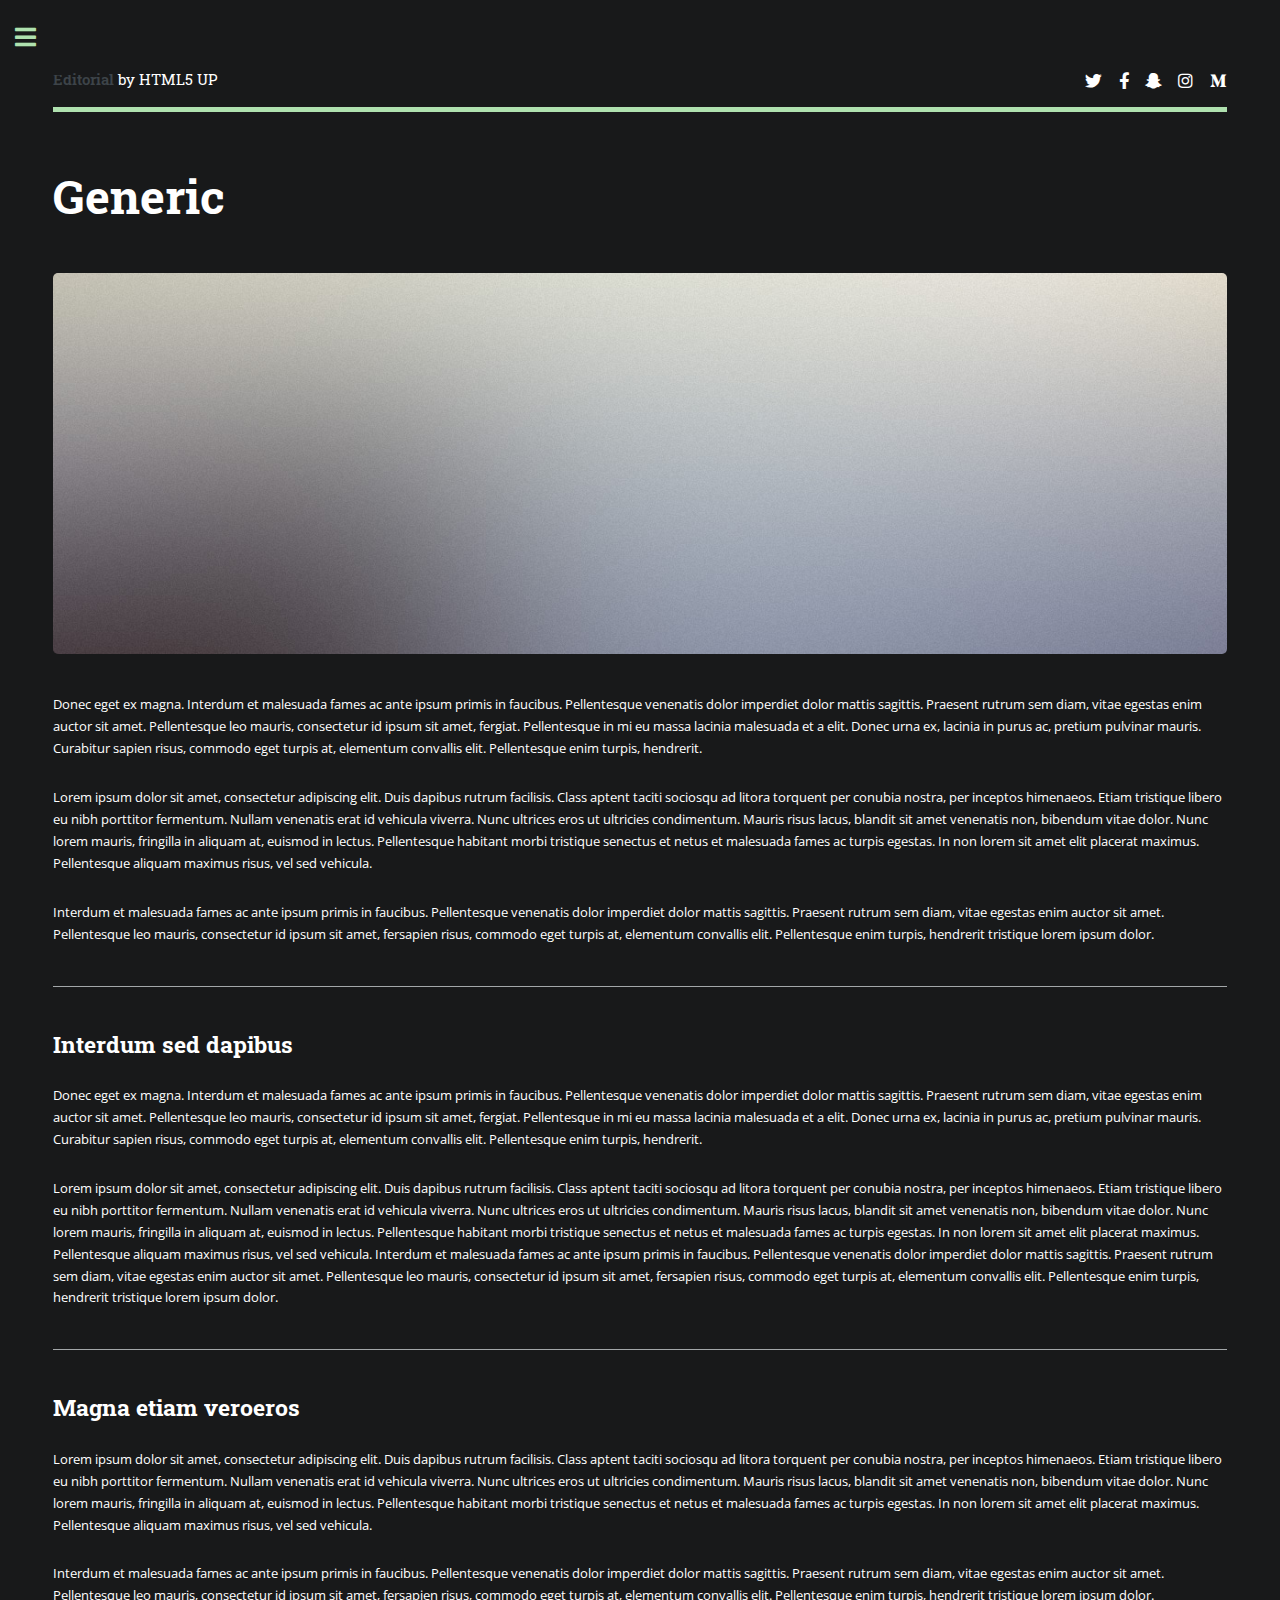
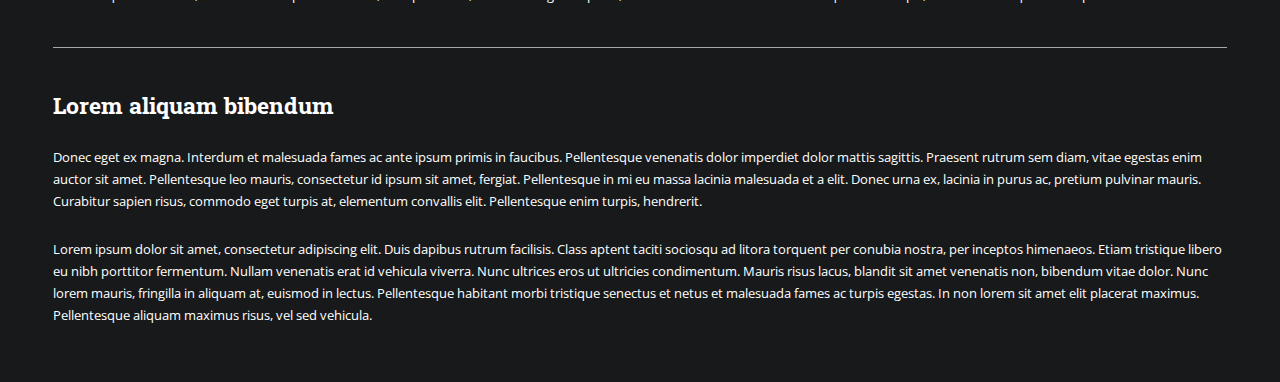
<file: generic.html>
<!DOCTYPE HTML>
<!--
	Editorial by HTML5 UP
	html5up.net | @ajlkn
	Free for personal and commercial use under the CCA 3.0 license (html5up.net/license)
-->
<html>
	<head>
		<title>Generic - Editorial by HTML5 UP</title>
		<meta charset="utf-8" />
		<meta name="viewport" content="width=device-width, initial-scale=1, user-scalable=no" />
		<link rel="stylesheet" href="assets/css/main.css" />
	</head>
	<body class="is-preload">

		<!-- Wrapper -->
			<div id="wrapper">

				<!-- Main -->
					<div id="main">
						<div class="inner">

							<!-- Header -->
								<header id="header">
									<a href="index.html" class="logo"><strong>Editorial</strong> by HTML5 UP</a>
									<ul class="icons">
										<li><a href="#" class="icon brands fa-twitter"><span class="label">Twitter</span></a></li>
										<li><a href="#" class="icon brands fa-facebook-f"><span class="label">Facebook</span></a></li>
										<li><a href="#" class="icon brands fa-snapchat-ghost"><span class="label">Snapchat</span></a></li>
										<li><a href="#" class="icon brands fa-instagram"><span class="label">Instagram</span></a></li>
										<li><a href="#" class="icon brands fa-medium-m"><span class="label">Medium</span></a></li>
									</ul>
								</header>

							<!-- Content -->
								<section>
									<header class="main">
										<h1>Generic</h1>
									</header>

									<span class="image main"><img src="images/pic11.jpg" alt="" /></span>

									<p>Donec eget ex magna. Interdum et malesuada fames ac ante ipsum primis in faucibus. Pellentesque venenatis dolor imperdiet dolor mattis sagittis. Praesent rutrum sem diam, vitae egestas enim auctor sit amet. Pellentesque leo mauris, consectetur id ipsum sit amet, fergiat. Pellentesque in mi eu massa lacinia malesuada et a elit. Donec urna ex, lacinia in purus ac, pretium pulvinar mauris. Curabitur sapien risus, commodo eget turpis at, elementum convallis elit. Pellentesque enim turpis, hendrerit.</p>
									<p>Lorem ipsum dolor sit amet, consectetur adipiscing elit. Duis dapibus rutrum facilisis. Class aptent taciti sociosqu ad litora torquent per conubia nostra, per inceptos himenaeos. Etiam tristique libero eu nibh porttitor fermentum. Nullam venenatis erat id vehicula viverra. Nunc ultrices eros ut ultricies condimentum. Mauris risus lacus, blandit sit amet venenatis non, bibendum vitae dolor. Nunc lorem mauris, fringilla in aliquam at, euismod in lectus. Pellentesque habitant morbi tristique senectus et netus et malesuada fames ac turpis egestas. In non lorem sit amet elit placerat maximus. Pellentesque aliquam maximus risus, vel sed vehicula.</p>
									<p>Interdum et malesuada fames ac ante ipsum primis in faucibus. Pellentesque venenatis dolor imperdiet dolor mattis sagittis. Praesent rutrum sem diam, vitae egestas enim auctor sit amet. Pellentesque leo mauris, consectetur id ipsum sit amet, fersapien risus, commodo eget turpis at, elementum convallis elit. Pellentesque enim turpis, hendrerit tristique lorem ipsum dolor.</p>

									<hr class="major" />

									<h2>Interdum sed dapibus</h2>
									<p>Donec eget ex magna. Interdum et malesuada fames ac ante ipsum primis in faucibus. Pellentesque venenatis dolor imperdiet dolor mattis sagittis. Praesent rutrum sem diam, vitae egestas enim auctor sit amet. Pellentesque leo mauris, consectetur id ipsum sit amet, fergiat. Pellentesque in mi eu massa lacinia malesuada et a elit. Donec urna ex, lacinia in purus ac, pretium pulvinar mauris. Curabitur sapien risus, commodo eget turpis at, elementum convallis elit. Pellentesque enim turpis, hendrerit.</p>
									<p>Lorem ipsum dolor sit amet, consectetur adipiscing elit. Duis dapibus rutrum facilisis. Class aptent taciti sociosqu ad litora torquent per conubia nostra, per inceptos himenaeos. Etiam tristique libero eu nibh porttitor fermentum. Nullam venenatis erat id vehicula viverra. Nunc ultrices eros ut ultricies condimentum. Mauris risus lacus, blandit sit amet venenatis non, bibendum vitae dolor. Nunc lorem mauris, fringilla in aliquam at, euismod in lectus. Pellentesque habitant morbi tristique senectus et netus et malesuada fames ac turpis egestas. In non lorem sit amet elit placerat maximus. Pellentesque aliquam maximus risus, vel sed vehicula. Interdum et malesuada fames ac ante ipsum primis in faucibus. Pellentesque venenatis dolor imperdiet dolor mattis sagittis. Praesent rutrum sem diam, vitae egestas enim auctor sit amet. Pellentesque leo mauris, consectetur id ipsum sit amet, fersapien risus, commodo eget turpis at, elementum convallis elit. Pellentesque enim turpis, hendrerit tristique lorem ipsum dolor.</p>

									<hr class="major" />

									<h2>Magna etiam veroeros</h2>
									<p>Lorem ipsum dolor sit amet, consectetur adipiscing elit. Duis dapibus rutrum facilisis. Class aptent taciti sociosqu ad litora torquent per conubia nostra, per inceptos himenaeos. Etiam tristique libero eu nibh porttitor fermentum. Nullam venenatis erat id vehicula viverra. Nunc ultrices eros ut ultricies condimentum. Mauris risus lacus, blandit sit amet venenatis non, bibendum vitae dolor. Nunc lorem mauris, fringilla in aliquam at, euismod in lectus. Pellentesque habitant morbi tristique senectus et netus et malesuada fames ac turpis egestas. In non lorem sit amet elit placerat maximus. Pellentesque aliquam maximus risus, vel sed vehicula.</p>
									<p>Interdum et malesuada fames ac ante ipsum primis in faucibus. Pellentesque venenatis dolor imperdiet dolor mattis sagittis. Praesent rutrum sem diam, vitae egestas enim auctor sit amet. Pellentesque leo mauris, consectetur id ipsum sit amet, fersapien risus, commodo eget turpis at, elementum convallis elit. Pellentesque enim turpis, hendrerit tristique lorem ipsum dolor.</p>

									<hr class="major" />

									<h2>Lorem aliquam bibendum</h2>
									<p>Donec eget ex magna. Interdum et malesuada fames ac ante ipsum primis in faucibus. Pellentesque venenatis dolor imperdiet dolor mattis sagittis. Praesent rutrum sem diam, vitae egestas enim auctor sit amet. Pellentesque leo mauris, consectetur id ipsum sit amet, fergiat. Pellentesque in mi eu massa lacinia malesuada et a elit. Donec urna ex, lacinia in purus ac, pretium pulvinar mauris. Curabitur sapien risus, commodo eget turpis at, elementum convallis elit. Pellentesque enim turpis, hendrerit.</p>
									<p>Lorem ipsum dolor sit amet, consectetur adipiscing elit. Duis dapibus rutrum facilisis. Class aptent taciti sociosqu ad litora torquent per conubia nostra, per inceptos himenaeos. Etiam tristique libero eu nibh porttitor fermentum. Nullam venenatis erat id vehicula viverra. Nunc ultrices eros ut ultricies condimentum. Mauris risus lacus, blandit sit amet venenatis non, bibendum vitae dolor. Nunc lorem mauris, fringilla in aliquam at, euismod in lectus. Pellentesque habitant morbi tristique senectus et netus et malesuada fames ac turpis egestas. In non lorem sit amet elit placerat maximus. Pellentesque aliquam maximus risus, vel sed vehicula.</p>

								</section>

						</div>
					</div>

				<!-- Sidebar -->
					<div id="sidebar">
						<div class="inner">

							<!-- Search -->
								<section id="search" class="alt">
									<form method="post" action="#">
										<input type="text" name="query" id="query" placeholder="Search" />
									</form>
								</section>

							<!-- Menu -->
								<nav id="menu">
									<header class="major">
										<h2>Menu</h2>
									</header>
									<ul>
										<li><a href="index.html">Homepage</a></li>
										<li><a href="generic.html">Generic</a></li>
										<li><a href="elements.html">Elements</a></li>
										<li>
											<span class="opener">Submenu</span>
											<ul>
												<li><a href="#">Lorem Dolor</a></li>
												<li><a href="#">Ipsum Adipiscing</a></li>
												<li><a href="#">Tempus Magna</a></li>
												<li><a href="#">Feugiat Veroeros</a></li>
											</ul>
										</li>
										<li><a href="#">Etiam Dolore</a></li>
										<li><a href="#">Adipiscing</a></li>
										<li>
											<span class="opener">Another Submenu</span>
											<ul>
												<li><a href="#">Lorem Dolor</a></li>
												<li><a href="#">Ipsum Adipiscing</a></li>
												<li><a href="#">Tempus Magna</a></li>
												<li><a href="#">Feugiat Veroeros</a></li>
											</ul>
										</li>
										<li><a href="#">Maximus Erat</a></li>
										<li><a href="#">Sapien Mauris</a></li>
										<li><a href="#">Amet Lacinia</a></li>
									</ul>
								</nav>

							<!-- Section -->
								<section>
									<header class="major">
										<h2>Ante interdum</h2>
									</header>
									<div class="mini-posts">
										<article>
											<a href="#" class="image"><img src="images/pic07.jpg" alt="" /></a>
											<p>Aenean ornare velit lacus, ac varius enim lorem ullamcorper dolore aliquam.</p>
										</article>
										<article>
											<a href="#" class="image"><img src="images/pic08.jpg" alt="" /></a>
											<p>Aenean ornare velit lacus, ac varius enim lorem ullamcorper dolore aliquam.</p>
										</article>
										<article>
											<a href="#" class="image"><img src="images/pic09.jpg" alt="" /></a>
											<p>Aenean ornare velit lacus, ac varius enim lorem ullamcorper dolore aliquam.</p>
										</article>
									</div>
									<ul class="actions">
										<li><a href="#" class="button">More</a></li>
									</ul>
								</section>

							<!-- Section -->
								<section>
									<header class="major">
										<h2>Get in touch</h2>
									</header>
									<p>Sed varius enim lorem ullamcorper dolore aliquam aenean ornare velit lacus, ac varius enim lorem ullamcorper dolore. Proin sed aliquam facilisis ante interdum. Sed nulla amet lorem feugiat tempus aliquam.</p>
									<ul class="contact">
										<li class="icon solid fa-envelope"><a href="#">information@untitled.tld</a></li>
										<li class="icon solid fa-phone">(000) 000-0000</li>
										<li class="icon solid fa-home">1234 Somewhere Road #8254<br />
										Nashville, TN 00000-0000</li>
									</ul>
								</section>

							<!-- Footer -->
								<footer id="footer">
									<p class="copyright">&copy; Untitled. All rights reserved. Demo Images: <a href="https://unsplash.com">Unsplash</a>. Design: <a href="https://html5up.net">HTML5 UP</a>.</p>
								</footer>

						</div>
					</div>

			</div>

		<!-- Scripts -->
			<script src="assets/js/jquery.min.js"></script>
			<script src="assets/js/browser.min.js"></script>
			<script src="assets/js/breakpoints.min.js"></script>
			<script src="assets/js/util.js"></script>
			<script src="assets/js/main.js"></script>

	</body>
</html>
</file>
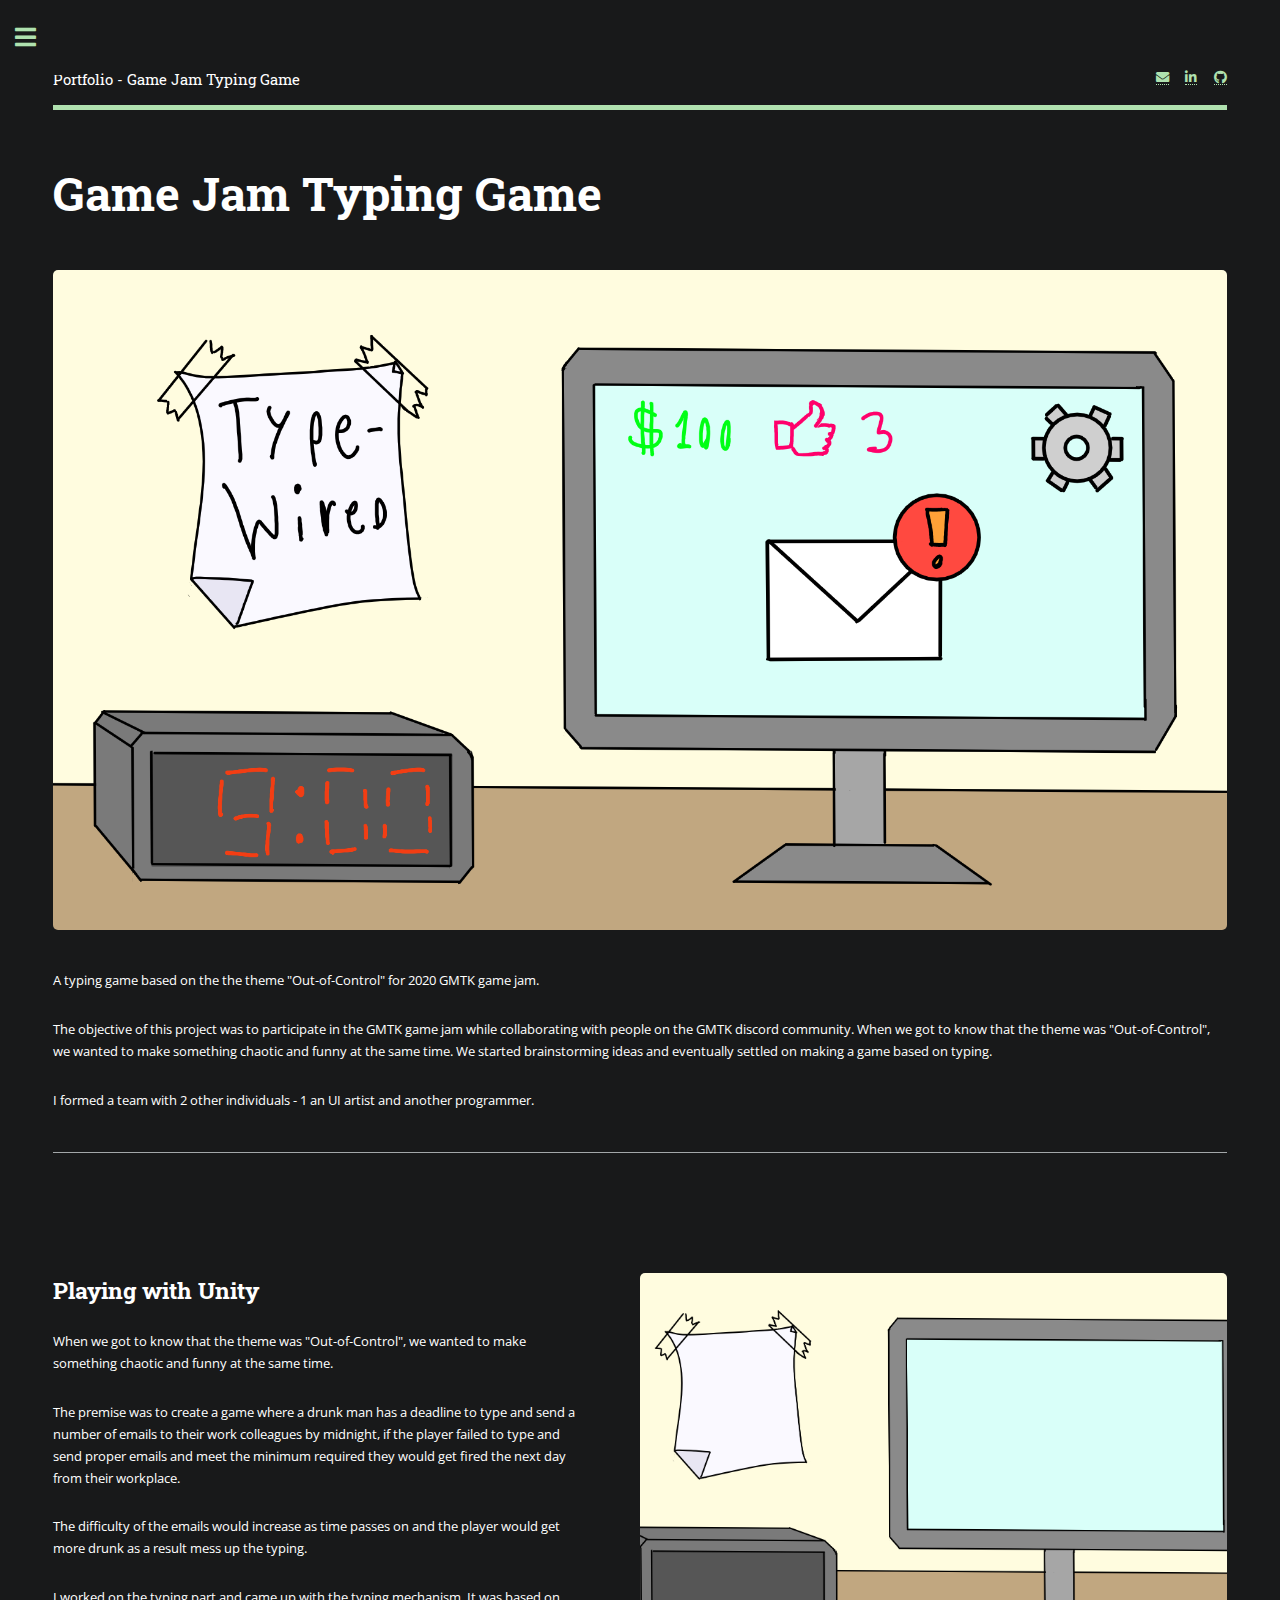
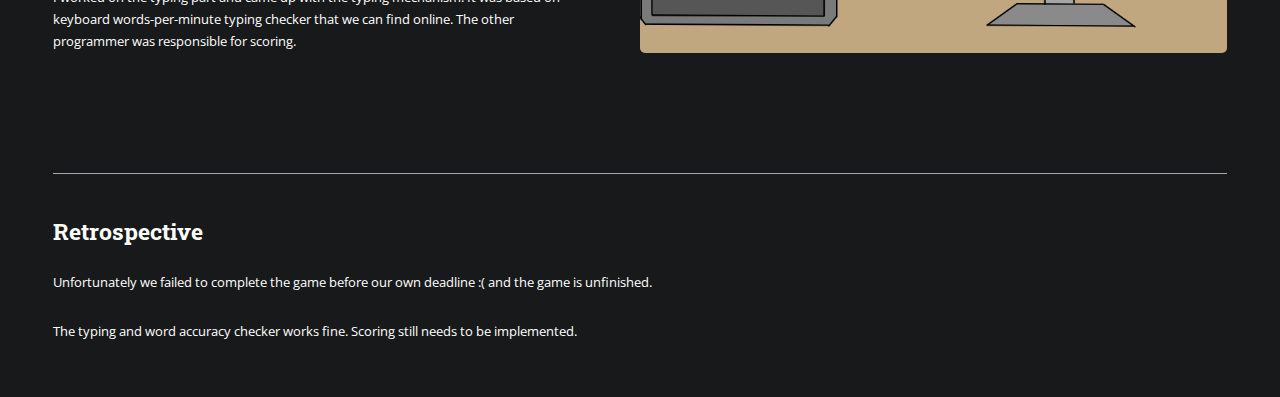
<file: gmtkGame.html>
<!DOCTYPE html>
<!--
	Editorial by HTML5 UP
	html5up.net | @ajlkn
	Free for personal and commercial use under the CCA 3.0 license (html5up.net/license)
-->
<html>
  <head>
    <title>Game Jam Typing Game</title>
    <meta charset="utf-8" />
    <meta
      name="viewport"
      content="width=device-width, initial-scale=1, user-scalable=no"
    />
    <link rel="stylesheet" href="assets/css/main.css" />
  </head>
  <body class="is-preload">
    <!-- Wrapper -->
    <div id="wrapper">
      <!-- Main -->
      <div id="main">
        <div class="inner">
          <!-- Header -->
          <header id="header">
            <a href="index.html" class="logo"
              ><strong></strong> Portfolio - Game Jam Typing Game</a
            >
            <ul class="icons">
              <!-- <li><a href="#" class="icon brands fa-twitter"><span class="label">Twitter</span></a></li>
									<li><a href="#" class="icon brands fa-facebook-f"><span class="label">Facebook</span></a></li>
									<li><a href="#" class="icon brands fa-snapchat-ghost"><span class="label">Snapchat</span></a></li>
									<li><a href="#" class="icon brands fa-instagram"><span class="label">Instagram</span></a></li> -->
              <li>
                <a
                  href="mailto: chatterjee.rishav.17@gmail.com"
                  class="fas fa-envelope"
                ></a>
              </li>
              <li>
                <a
                  href="https://www.linkedin.com/in/rishav-chatterjee17/"
                  class="fab fa-linkedin-in"
                ></a>
              </li>
              <li>
                <a
                  href="https://github.com/RishavChatterjee17"
                  class="fab fa-github"
                ></a>
              </li>
            </ul>
          </header>

          <!-- Content -->
          <section>
            <header class="main">
              <h1>Game Jam Typing Game</h1>
            </header>

            <span class="image main"
              ><img src="images/game_backround_(rough_draft).png" alt=""
            /></span>
            <p>
              A typing game based on the the theme "Out-of-Control" for 2020
              GMTK game jam.
            </p>
            <p>
              The objective of this project was to participate in the GMTK game
              jam while collaborating with people on the GMTK discord community.
              When we got to know that the theme was "Out-of-Control", we wanted
              to make something chaotic and funny at the same time. We started
              brainstorming ideas and eventually settled on making a game based
              on typing.
            </p>
            <p>
              I formed a team with 2 other individuals - 1 an UI artist and
              another programmer.
            </p>
            <hr class="major" />

            <section id="banner">
              <div class="content">
                <h2>Playing with Unity</h2>
                <p>
                  When we got to know that the theme was "Out-of-Control", we
                  wanted to make something chaotic and funny at the same time.
                </p>
                <p>
                  The premise was to create a game where a drunk man has a
                  deadline to type and send a number of emails to their work
                  colleagues by midnight, if the player failed to type and send
                  proper emails and meet the minimum required they would get
                  fired the next day from their workplace.
                </p>
                <p>
                  The difficulty of the emails would increase as time passes on
                  and the player would get more drunk as a result mess up the
                  typing.
                </p>
                <p>
                  I worked on the typing part and came up with the typing
                  mechanism. It was based on keyboard words-per-minute typing
                  checker that we can find online. The other programmer was
                  responsible for scoring.
                </p>
              </div>
              <span class="image object">
                <img src="images/game_backround.png" alt="" />
              </span>
            </section>

            <!-- <hr class="major" /> -->

            <!-- <div class="box alt">
              <h2>Gallery</h2>
              <div class="row gtr-50 gtr-uniform">
                <div class="col-4">
                  <span class="image fit"
                    ><img src="images/carpanel.png" alt=""
                  /></span>
                </div>
                <div class="col-4">
                  <span class="image fit"
                    ><img src="images/g1desktop.png" alt=""
                  /></span>
                </div>
                <div class="col-4">
                  <span class="image fit"
                    ><img src="images/g1leadselection2.png" alt=""
                  /></span>
                </div>
                <div class="col-4">
                  <span class="image fit"
                    ><img src="images/g1rollerlock.png" alt=""
                  /></span>
                </div>
                <div class="col-4">
                  <span class="image fit"
                    ><img src="images/g2activitynotebook2.png" alt=""
                  /></span>
                </div>
                <div class="col-4">
                  <span class="image fit"
                    ><img src="images/g2activitypreview.png" alt=""
                  /></span>
                </div>
              </div>
            </div> -->

            <hr class="major" />

            <h2>Retrospective</h2>
            <p>
              Unfortunately we failed to complete the game before our own
              deadline :( and the game is unfinished.
            </p>
            <p>
              The typing and word accuracy checker works fine. Scoring still
              needs to be implemented.
            </p>
          </section>
        </div>
      </div>

      <!-- Sidebar -->
      <div id="sidebar">
        <div class="inner">
          <!-- Search
								<section id="search" class="alt">
									<form method="post" action="#">
										<input type="text" name="query" id="query" placeholder="Search" />
									</form>
								</section> -->

          <!-- Menu -->
          <nav id="menu">
            <header class="major">
              <h2>Menu</h2>
            </header>
            <ul>
              <li><a href="index.html">Homepage</a></li>
              <!-- <li><a href="generic.html">Recent Projects</a></li>
									<li><a href="elements.html">All Projects</a></li> -->
              <li>
                <span class="opener">Coding Projects</span>
                <ul>
                  <li><a href="reactGame.html">React Web-Based Game</a></li>
                  <li><a href="unityGridGame.html">Unity Engine Grid Game</a></li>
                  <li><a href="eLearningGame.html">E-Learning Management System</a></li>
                  <li><a href="eBillingSystem.html">Electrcitiy Billing System</a></li>
                  <li><a href="platformer2Dgame.html">2D Platformer Game</a></li>
                  <li><a href="gmtkGame.html">Game Jam Typing Game</a></li>
                  <li><a href="boxJourney.html">Puzzle Platformer</a></li>
                  <li><a href="textHorror.html">Text Horror Game</a></li>
                  <li><a href="openWorld.html">3D Open World Prototype</a></li>
                  <li><a href="pianoTiles.html">Piano Tiles Prototype</a></li>
                </ul>
              </li>
              <!-- <li><a href="#">Adipiscing</a></li>
									<li>
										<span class="opener">Another Submenu</span>
										<ul>
											<li><a href="#">Lorem Dolor</a></li>
											<li><a href="#">Ipsum Adipiscing</a></li>
											<li><a href="#">Tempus Magna</a></li>
											<li><a href="#">Feugiat Veroeros</a></li>
										</ul>
									</li>
									<li><a href="#">Maximus Erat</a></li>
									<li><a href="#">Sapien Mauris</a></li> -->
              <!-- <li>
                <span class="opener">Music Projects</span>
                <ul>
                  <li><a href="#">Project 1</a></li>
                  <li><a href="#">Project 2</a></li>
                  <li><a href="#">Project 3</a></li>
                  <li><a href="#">Project 4</a></li>
                </ul>
              </li> -->
              <!-- <li>
										<span class="opener">Blogs</span>
										<ul>
											<li><a href="#">Blog 1</a></li>
											<li><a href="#">Blog 2</a></li>
											<li><a href="#">Blog 3</a></li>
											<li><a href="#">Blog 4</a></li>
										</ul>
									</li> -->
              <!-- <li><a href="#">Journal</a></li> -->
              <li><a href="thesis.html">Research Work</a></li>
              <li><a href="aboutMe.html">About Me</a></li>
            </ul>
          </nav>

          <!-- Section -->
          <!-- <section>
									<header class="major">
										<h2>Ante interdum</h2>
									</header>
									<div class="mini-posts">
										<article>
											<a href="#" class="image"><img src="images/pic07.jpg" alt="" /></a>
											<p>Aenean ornare velit lacus, ac varius enim lorem ullamcorper dolore aliquam.</p>
										</article>
										<article>
											<a href="#" class="image"><img src="images/pic08.jpg" alt="" /></a>
											<p>Aenean ornare velit lacus, ac varius enim lorem ullamcorper dolore aliquam.</p>
										</article>
										<article>
											<a href="#" class="image"><img src="images/pic09.jpg" alt="" /></a>
											<p>Aenean ornare velit lacus, ac varius enim lorem ullamcorper dolore aliquam.</p>
										</article>
									</div>
									<ul class="actions">
										<li><a href="#" class="button">More</a></li>
									</ul>
								</section> -->

          <!-- Section -->
          <section>
            <header class="major">
              <h2>Contact</h2>
            </header>
            <!-- <p>Sed varius enim lorem ullamcorper dolore aliquam aenean ornare velit lacus, ac varius enim lorem ullamcorper dolore. Proin sed aliquam facilisis ante interdum. Sed nulla amet lorem feugiat tempus aliquam.</p> -->
            <ul class="contact">
              <li class="icon solid fa-envelope">
                <a href="mailto: chatterjee.rishav.17@gmail.com"
                  >chatterjee.rishav.17@gmail.com</a
                >
              </li>
              <li class="icon solid fa-phone">+1 519 560 1262</li>
              <li class="icon solid fa-folder">
                <a href="https://www.linkedin.com/in/rishav-chatterjee17/"
                  >LinkedIn</a
                >
              </li>
              <li class="icon solid fa-box">
                <a href="https://github.com/RishavChatterjee17">GitHub</a>
              </li>
              <!-- <li class="icon solid fa-home">1234 Somewhere Road #8254<br />
									Nashville, TN 00000-0000</li> -->
            </ul>
          </section>

          <!-- Footer -->
          <!-- <footer id="footer">
									<p class="copyright">&copy; Untitled. All rights reserved. Demo Images: <a href="https://unsplash.com">Unsplash</a>. Design: <a href="https://html5up.net">HTML5 UP</a>.</p>
								</footer> -->
        </div>
      </div>
    </div>

    <!-- Scripts -->
    <script src="assets/js/jquery.min.js"></script>
    <script src="assets/js/browser.min.js"></script>
    <script src="assets/js/breakpoints.min.js"></script>
    <script src="assets/js/util.js"></script>
    <script src="assets/js/main.js"></script>
  </body>
</html>
</file>
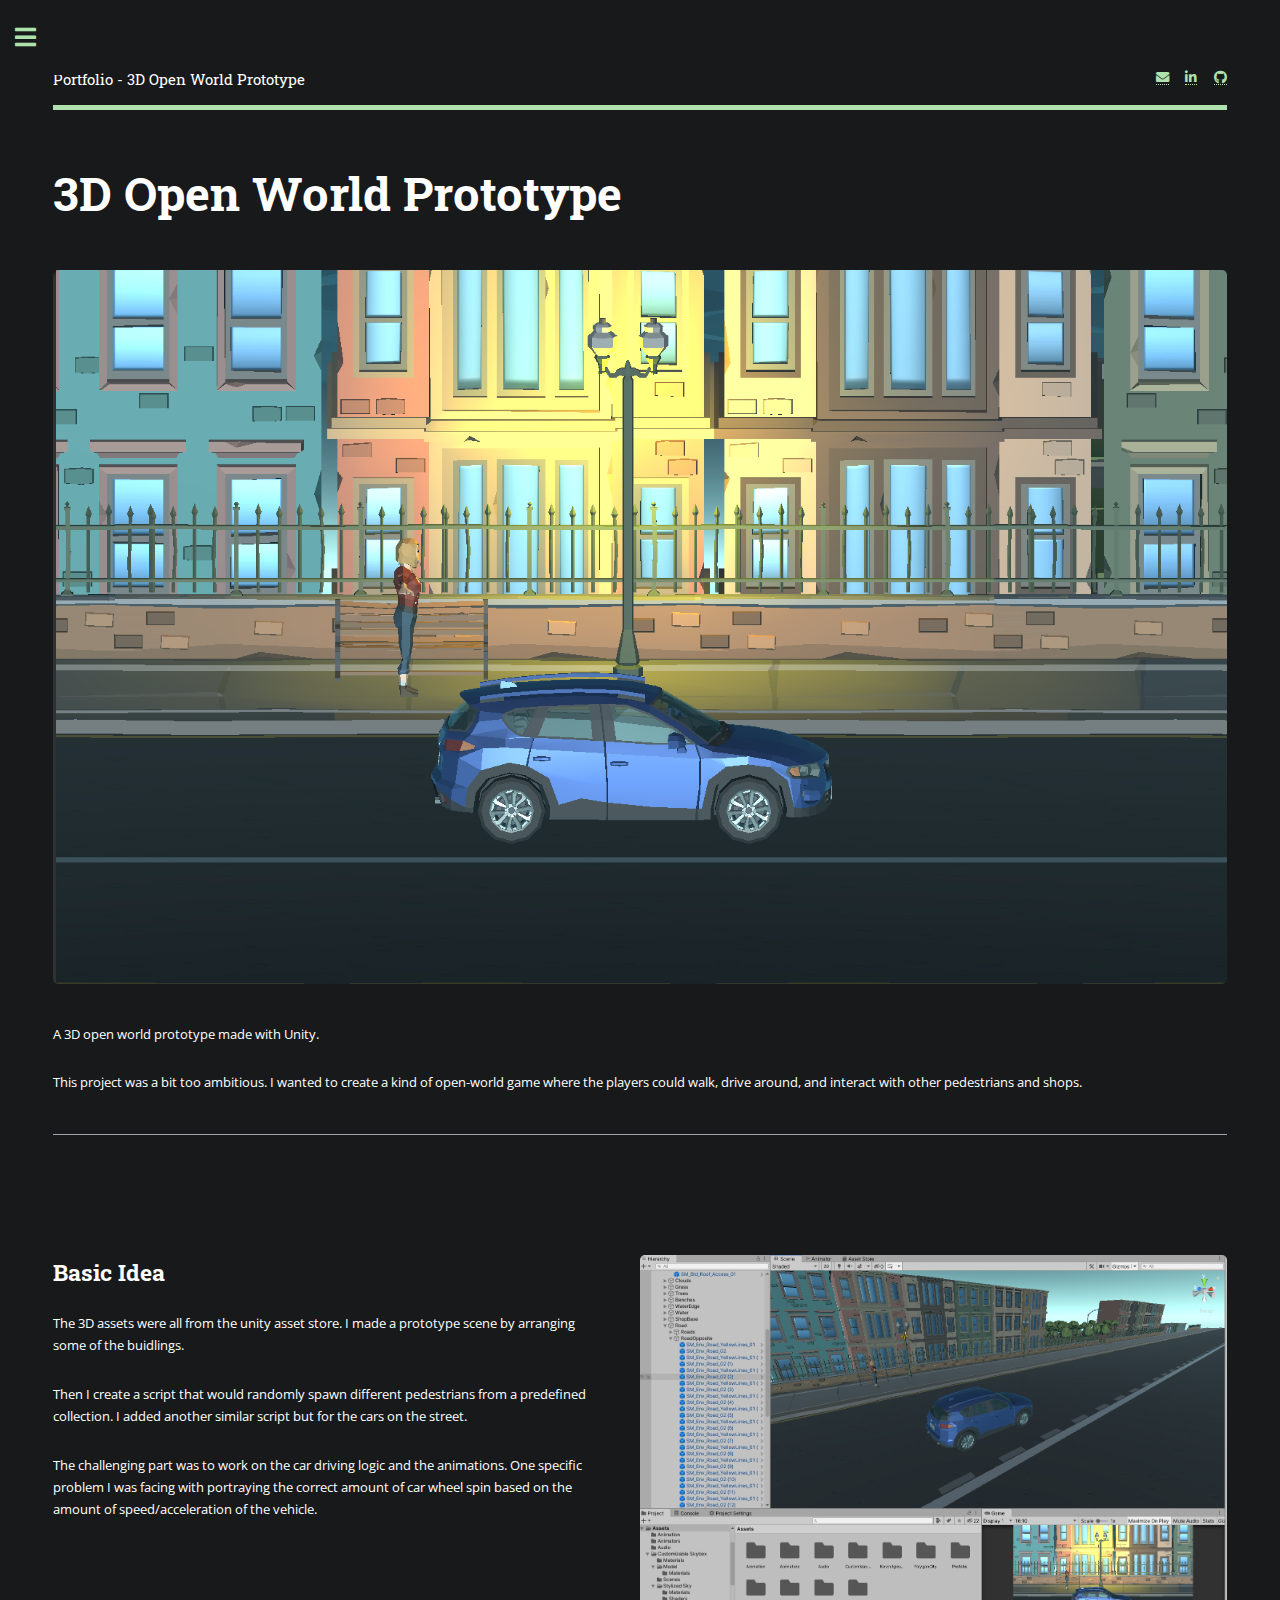
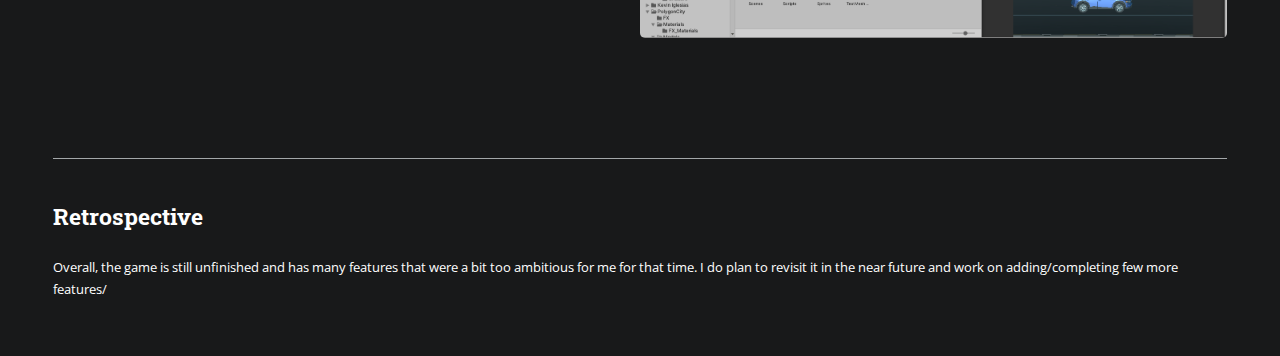
<file: openWorld.html>
<!DOCTYPE html>
<!--
	Editorial by HTML5 UP
	html5up.net | @ajlkn
	Free for personal and commercial use under the CCA 3.0 license (html5up.net/license)
-->
<html>
  <head>
    <title>3D Open World Prototype</title>
    <meta charset="utf-8" />
    <meta
      name="viewport"
      content="width=device-width, initial-scale=1, user-scalable=no"
    />
    <link rel="stylesheet" href="assets/css/main.css" />
  </head>
  <body class="is-preload">
    <!-- Wrapper -->
    <div id="wrapper">
      <!-- Main -->
      <div id="main">
        <div class="inner">
          <!-- Header -->
          <header id="header">
            <a href="index.html" class="logo"
              ><strong></strong> Portfolio - 3D Open World Prototype</a
            >
            <ul class="icons">
              <!-- <li><a href="#" class="icon brands fa-twitter"><span class="label">Twitter</span></a></li>
									<li><a href="#" class="icon brands fa-facebook-f"><span class="label">Facebook</span></a></li>
									<li><a href="#" class="icon brands fa-snapchat-ghost"><span class="label">Snapchat</span></a></li>
									<li><a href="#" class="icon brands fa-instagram"><span class="label">Instagram</span></a></li> -->
              <li>
                <a
                  href="mailto: chatterjee.rishav.17@gmail.com"
                  class="fas fa-envelope"
                ></a>
              </li>
              <li>
                <a
                  href="https://www.linkedin.com/in/rishav-chatterjee17/"
                  class="fab fa-linkedin-in"
                ></a>
              </li>
              <li>
                <a
                  href="https://github.com/RishavChatterjee17"
                  class="fab fa-github"
                ></a>
              </li>
            </ul>
          </header>

          <!-- Content -->
          <section>
            <header class="main">
              <h1>3D Open World Prototype</h1>
            </header>

            <span class="image main"
              ><img style="pointer-events: none" src="images/two1.PNG" alt=""
            /></span>

            <p>A 3D open world prototype made with Unity.</p>
            <p>
              This project was a bit too ambitious. I wanted to create a kind of
              open-world game where the players could walk, drive around, and
              interact with other pedestrians and shops.
            </p>
            <hr class="major" />

            <section id="banner">
              <div class="content">
                <h2>Basic Idea</h2>
                <p>
                  The 3D assets were all from the unity asset store. I made a
                  prototype scene by arranging some of the buidlings.
                </p>
                <p>
                  Then I create a script that would randomly spawn different
                  pedestrians from a predefined collection. I added another
                  similar script but for the cars on the street.
                </p>
                <p>
                  The challenging part was to work on the car driving logic and
                  the animations. One specific problem I was facing with
                  portraying the correct amount of car wheel spin based on the
                  amount of speed/acceleration of the vehicle.
                </p>
              </div>
              <span class="image object">
                <img style="pointer-events: none" src="images/two.PNG" alt="" />
              </span>
            </section>

            <hr class="major" />

            <!-- <div class="box alt">
              <h2>Gallery</h2>
              <div class="row gtr-50 gtr-uniform">
                <div class="col-4">
                  <span class="image fit"
                    ><img
                      style="pointer-events: none"
                      src="images/boxjourney1.PNG"
                      alt=""
                  /></span>
                </div>
                <div class="col-4">
                  <span class="image fit"
                    ><img
                      style="pointer-events: none"
                      src="images/boxjourney3.PNG"
                      alt=""
                  /></span>
                </div>
                <div class="col-4">
                  <span class="image fit"
                    ><img
                      style="pointer-events: none"
                      src="images/g1leadselection2.png"
                      alt=""
                  /></span>
                </div>     
              </div>
            </div> -->

            <h2>Retrospective</h2>
            <p>
              Overall, the game is still unfinished and has many features that
              were a bit too ambitious for me for that time. I do plan to
              revisit it in the near future and work on adding/completing few
              more features/
            </p>
          </section>
        </div>
      </div>

      <!-- Sidebar -->
      <div id="sidebar">
        <div class="inner">
          <!-- Search
								<section id="search" class="alt">
									<form method="post" action="#">
										<input type="text" name="query" id="query" placeholder="Search" />
									</form>
								</section> -->

          <!-- Menu -->
          <nav id="menu">
            <header class="major">
              <h2>Menu</h2>
            </header>
            <ul>
              <li><a href="index.html">Homepage</a></li>
              <!-- <li><a href="generic.html">Recent Projects</a></li>
									<li><a href="elements.html">All Projects</a></li> -->
              <li>
                <span class="opener">Coding Projects</span>
                <ul>
                  <li><a href="reactGame.html">React Web-Based Game</a></li>
                  <li><a href="unityGridGame.html">Unity Engine Grid Game</a></li>
                  <li><a href="eLearningGame.html">E-Learning Management System</a></li>
                  <li><a href="eBillingSystem.html">Electrcitiy Billing System</a></li>
                  <li><a href="platformer2Dgame.html">2D Platformer Game</a></li>
                  <li><a href="gmtkGame.html">Game Jam Typing Game</a></li>
                  <li><a href="boxJourney.html">Puzzle Platformer</a></li>
                  <li><a href="textHorror.html">Text Horror Game</a></li>
                  <li><a href="openWorld.html">3D Open World Prototype</a></li>
                  <li><a href="pianoTiles.html">Piano Tiles Prototype</a></li>
                </ul>
              </li>
              <!-- <li><a href="#">Adipiscing</a></li>
									<li>
										<span class="opener">Another Submenu</span>
										<ul>
											<li><a href="#">Lorem Dolor</a></li>
											<li><a href="#">Ipsum Adipiscing</a></li>
											<li><a href="#">Tempus Magna</a></li>
											<li><a href="#">Feugiat Veroeros</a></li>
										</ul>
									</li>
									<li><a href="#">Maximus Erat</a></li>
									<li><a href="#">Sapien Mauris</a></li> -->
              <!-- <li>
                <span class="opener">Music Projects</span>
                <ul>
                  <li><a href="#">Project 1</a></li>
                  <li><a href="#">Project 2</a></li>
                  <li><a href="#">Project 3</a></li>
                  <li><a href="#">Project 4</a></li>
                </ul>
              </li> -->
              <!-- <li>
										<span class="opener">Blogs</span>
										<ul>
											<li><a href="#">Blog 1</a></li>
											<li><a href="#">Blog 2</a></li>
											<li><a href="#">Blog 3</a></li>
											<li><a href="#">Blog 4</a></li>
										</ul>
									</li> -->
              <!-- <li><a href="#">Journal</a></li> -->
              <li><a href="thesis.html">Research Work</a></li>
              <li><a href="aboutMe.html">About Me</a></li>
            </ul>
          </nav>

          <!-- Section -->
          <!-- <section>
									<header class="major">
										<h2>Ante interdum</h2>
									</header>
									<div class="mini-posts">
										<article>
											<a href="#" class="image"><img src="images/pic07.jpg" alt="" /></a>
											<p>Aenean ornare velit lacus, ac varius enim lorem ullamcorper dolore aliquam.</p>
										</article>
										<article>
											<a href="#" class="image"><img src="images/pic08.jpg" alt="" /></a>
											<p>Aenean ornare velit lacus, ac varius enim lorem ullamcorper dolore aliquam.</p>
										</article>
										<article>
											<a href="#" class="image"><img src="images/pic09.jpg" alt="" /></a>
											<p>Aenean ornare velit lacus, ac varius enim lorem ullamcorper dolore aliquam.</p>
										</article>
									</div>
									<ul class="actions">
										<li><a href="#" class="button">More</a></li>
									</ul>
								</section> -->

          <!-- Section -->
          <section>
            <header class="major">
              <h2>Contact</h2>
            </header>
            <!-- <p>Sed varius enim lorem ullamcorper dolore aliquam aenean ornare velit lacus, ac varius enim lorem ullamcorper dolore. Proin sed aliquam facilisis ante interdum. Sed nulla amet lorem feugiat tempus aliquam.</p> -->
            <ul class="contact">
              <li class="icon solid fa-envelope">
                <a href="mailto: chatterjee.rishav.17@gmail.com"
                  >chatterjee.rishav.17@gmail.com</a
                >
              </li>
              <li class="icon solid fa-phone">+1 519 560 1262</li>
              <li class="icon solid fa-folder">
                <a href="https://www.linkedin.com/in/rishav-chatterjee17/"
                  >LinkedIn</a
                >
              </li>
              <li class="icon solid fa-box">
                <a href="https://github.com/RishavChatterjee17">GitHub</a>
              </li>
              <!-- <li class="icon solid fa-home">1234 Somewhere Road #8254<br />
									Nashville, TN 00000-0000</li> -->
            </ul>
          </section>

          <!-- Footer -->
          <!-- <footer id="footer">
									<p class="copyright">&copy; Untitled. All rights reserved. Demo Images: <a href="https://unsplash.com">Unsplash</a>. Design: <a href="https://html5up.net">HTML5 UP</a>.</p>
								</footer> -->
        </div>
      </div>
    </div>

    <!-- Scripts -->
    <script src="assets/js/jquery.min.js"></script>
    <script src="assets/js/browser.min.js"></script>
    <script src="assets/js/breakpoints.min.js"></script>
    <script src="assets/js/util.js"></script>
    <script src="assets/js/main.js"></script>
  </body>
</html>
</file>
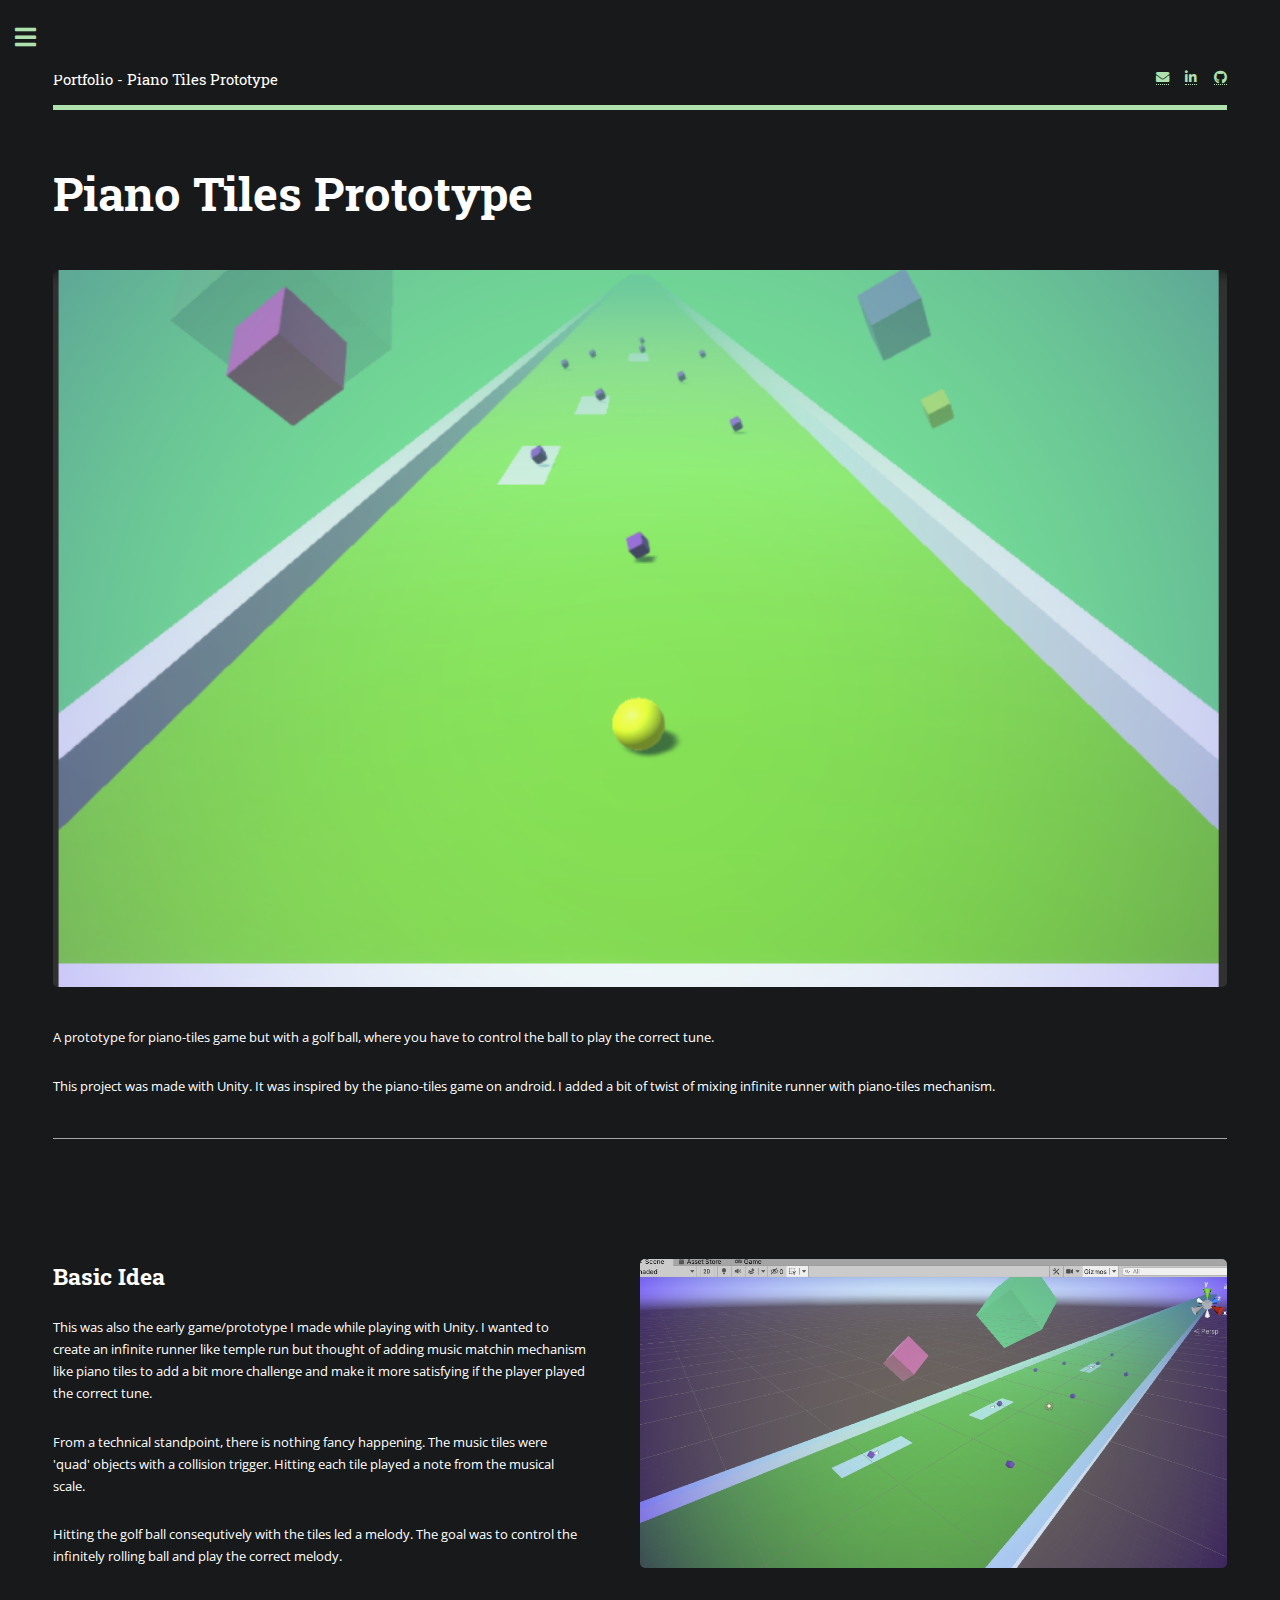
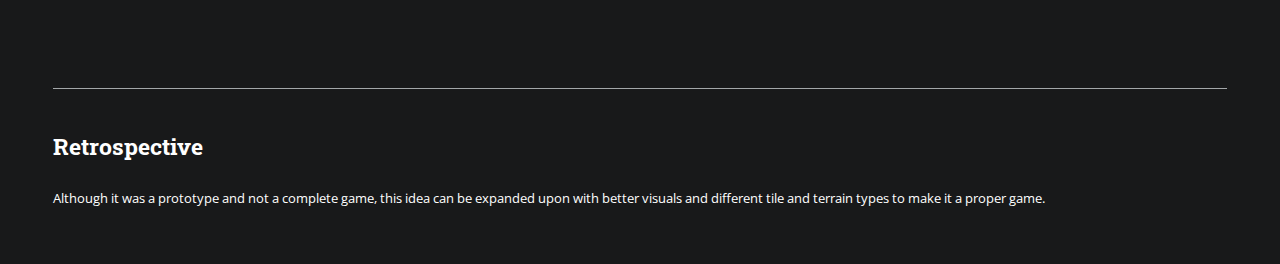
<file: pianoTiles.html>
<!DOCTYPE html>
<!--
	Editorial by HTML5 UP
	html5up.net | @ajlkn
	Free for personal and commercial use under the CCA 3.0 license (html5up.net/license)
-->
<html>
  <head>
    <title>Piano Tiles Prototype</title>
    <meta charset="utf-8" />
    <meta
      name="viewport"
      content="width=device-width, initial-scale=1, user-scalable=no"
    />
    <link rel="stylesheet" href="assets/css/main.css" />
  </head>
  <body class="is-preload">
    <!-- Wrapper -->
    <div id="wrapper">
      <!-- Main -->
      <div id="main">
        <div class="inner">
          <!-- Header -->
          <header id="header">
            <a href="index.html" class="logo"
              ><strong></strong> Portfolio - Piano Tiles Prototype</a
            >
            <ul class="icons">
              <!-- <li><a href="#" class="icon brands fa-twitter"><span class="label">Twitter</span></a></li>
									<li><a href="#" class="icon brands fa-facebook-f"><span class="label">Facebook</span></a></li>
									<li><a href="#" class="icon brands fa-snapchat-ghost"><span class="label">Snapchat</span></a></li>
									<li><a href="#" class="icon brands fa-instagram"><span class="label">Instagram</span></a></li> -->
              <li>
                <a
                  href="mailto: chatterjee.rishav.17@gmail.com"
                  class="fas fa-envelope"
                ></a>
              </li>
              <li>
                <a
                  href="https://www.linkedin.com/in/rishav-chatterjee17/"
                  class="fab fa-linkedin-in"
                ></a>
              </li>
              <li>
                <a
                  href="https://github.com/RishavChatterjee17"
                  class="fab fa-github"
                ></a>
              </li>
            </ul>
          </header>

          <!-- Content -->
          <section>
            <header class="main">
              <h1>Piano Tiles Prototype</h1>
            </header>

            <span class="image main"
              ><img
                style="pointer-events: none"
                src="images/pianotiles.PNG"
                alt=""
            /></span>

            <p>
              A prototype for piano-tiles game but with a golf ball, where you
              have to control the ball to play the correct tune.
            </p>
            <p>
              This project was made with Unity. It was inspired by the
              piano-tiles game on android. I added a bit of twist of mixing
              infinite runner with piano-tiles mechanism.
            </p>
            <hr class="major" />

            <section id="banner">
              <div class="content">
                <h2>Basic Idea</h2>
                <p>
                  This was also the early game/prototype I made while playing
                  with Unity. I wanted to create an infinite runner like temple
                  run but thought of adding music matchin mechanism like piano
                  tiles to add a bit more challenge and make it more satisfying
                  if the player played the correct tune.
                </p>
                <p>
                  From a technical standpoint, there is nothing fancy happening.
                  The music tiles were 'quad' objects with a collision trigger.
                  Hitting each tile played a note from the musical scale.
                </p>
                <p>
                  Hitting the golf ball consequtively with the tiles led a
                  melody. The goal was to control the infinitely rolling ball
                  and play the correct melody.
                </p>
              </div>
              <span class="image object">
                <img
                  style="pointer-events: none"
                  src="images/painotile2.PNG"
                  alt=""
                />
              </span>
            </section>

            <hr class="major" />

            <!-- <div class="box alt">
              <h2>Gallery</h2>
              <div class="row gtr-50 gtr-uniform">
                <div class="col-4">
                  <span class="image fit"
                    ><img
                      style="pointer-events: none"
                      src="images/boxjourney1.PNG"
                      alt=""
                  /></span>
                </div>
                <div class="col-4">
                  <span class="image fit"
                    ><img
                      style="pointer-events: none"
                      src="images/boxjourney3.PNG"
                      alt=""
                  /></span>
                </div>
                <div class="col-4">
                  <span class="image fit"
                    ><img
                      style="pointer-events: none"
                      src="images/g1leadselection2.png"
                      alt=""
                  /></span>
                </div>     
              </div>
            </div> -->

            <h2>Retrospective</h2>
            <p>
              Although it was a prototype and not a complete game, this idea can
              be expanded upon with better visuals and different tile and
              terrain types to make it a proper game.
            </p>
          </section>
        </div>
      </div>

      <!-- Sidebar -->
      <div id="sidebar">
        <div class="inner">
          <!-- Search
								<section id="search" class="alt">
									<form method="post" action="#">
										<input type="text" name="query" id="query" placeholder="Search" />
									</form>
								</section> -->

          <!-- Menu -->
          <nav id="menu">
            <header class="major">
              <h2>Menu</h2>
            </header>
            <ul>
              <li><a href="index.html">Homepage</a></li>
              <!-- <li><a href="generic.html">Recent Projects</a></li>
									<li><a href="elements.html">All Projects</a></li> -->
              <li>
                <span class="opener">Coding Projects</span>
                <ul>
                  <li><a href="reactGame.html">React Web-Based Game</a></li>
                  <li><a href="unityGridGame.html">Unity Engine Grid Game</a></li>
                  <li><a href="eLearningGame.html">E-Learning Management System</a></li>
                  <li><a href="eBillingSystem.html">Electrcitiy Billing System</a></li>
                  <li><a href="platformer2Dgame.html">2D Platformer Game</a></li>
                  <li><a href="gmtkGame.html">Game Jam Typing Game</a></li>
                  <li><a href="boxJourney.html">Puzzle Platformer</a></li>
                  <li><a href="textHorror.html">Text Horror Game</a></li>
                  <li><a href="openWorld.html">3D Open World Prototype</a></li>
                  <li><a href="pianoTiles.html">Piano Tiles Prototype</a></li>
                </ul>
              </li>
              <!-- <li><a href="#">Adipiscing</a></li>
									<li>
										<span class="opener">Another Submenu</span>
										<ul>
											<li><a href="#">Lorem Dolor</a></li>
											<li><a href="#">Ipsum Adipiscing</a></li>
											<li><a href="#">Tempus Magna</a></li>
											<li><a href="#">Feugiat Veroeros</a></li>
										</ul>
									</li>
									<li><a href="#">Maximus Erat</a></li>
									<li><a href="#">Sapien Mauris</a></li> -->
              <!-- <li>
                <span class="opener">Music Projects</span>
                <ul>
                  <li><a href="#">Project 1</a></li>
                  <li><a href="#">Project 2</a></li>
                  <li><a href="#">Project 3</a></li>
                  <li><a href="#">Project 4</a></li>
                </ul>
              </li> -->
              <!-- <li>
										<span class="opener">Blogs</span>
										<ul>
											<li><a href="#">Blog 1</a></li>
											<li><a href="#">Blog 2</a></li>
											<li><a href="#">Blog 3</a></li>
											<li><a href="#">Blog 4</a></li>
										</ul>
									</li> -->
              <!-- <li><a href="#">Journal</a></li> -->
              <li><a href="thesis.html">Research Work</a></li>
              <li><a href="aboutMe.html">About Me</a></li>
            </ul>
          </nav>

          <!-- Section -->
          <!-- <section>
									<header class="major">
										<h2>Ante interdum</h2>
									</header>
									<div class="mini-posts">
										<article>
											<a href="#" class="image"><img src="images/pic07.jpg" alt="" /></a>
											<p>Aenean ornare velit lacus, ac varius enim lorem ullamcorper dolore aliquam.</p>
										</article>
										<article>
											<a href="#" class="image"><img src="images/pic08.jpg" alt="" /></a>
											<p>Aenean ornare velit lacus, ac varius enim lorem ullamcorper dolore aliquam.</p>
										</article>
										<article>
											<a href="#" class="image"><img src="images/pic09.jpg" alt="" /></a>
											<p>Aenean ornare velit lacus, ac varius enim lorem ullamcorper dolore aliquam.</p>
										</article>
									</div>
									<ul class="actions">
										<li><a href="#" class="button">More</a></li>
									</ul>
								</section> -->

          <!-- Section -->
          <section>
            <header class="major">
              <h2>Contact</h2>
            </header>
            <!-- <p>Sed varius enim lorem ullamcorper dolore aliquam aenean ornare velit lacus, ac varius enim lorem ullamcorper dolore. Proin sed aliquam facilisis ante interdum. Sed nulla amet lorem feugiat tempus aliquam.</p> -->
            <ul class="contact">
              <li class="icon solid fa-envelope">
                <a href="mailto: chatterjee.rishav.17@gmail.com"
                  >chatterjee.rishav.17@gmail.com</a
                >
              </li>
              <li class="icon solid fa-phone">+1 519 560 1262</li>
              <li class="icon solid fa-folder">
                <a href="https://www.linkedin.com/in/rishav-chatterjee17/"
                  >LinkedIn</a
                >
              </li>
              <li class="icon solid fa-box">
                <a href="https://github.com/RishavChatterjee17">GitHub</a>
              </li>
              <!-- <li class="icon solid fa-home">1234 Somewhere Road #8254<br />
									Nashville, TN 00000-0000</li> -->
            </ul>
          </section>

          <!-- Footer -->
          <!-- <footer id="footer">
									<p class="copyright">&copy; Untitled. All rights reserved. Demo Images: <a href="https://unsplash.com">Unsplash</a>. Design: <a href="https://html5up.net">HTML5 UP</a>.</p>
								</footer> -->
        </div>
      </div>
    </div>

    <!-- Scripts -->
    <script src="assets/js/jquery.min.js"></script>
    <script src="assets/js/browser.min.js"></script>
    <script src="assets/js/breakpoints.min.js"></script>
    <script src="assets/js/util.js"></script>
    <script src="assets/js/main.js"></script>
  </body>
</html>
</file>
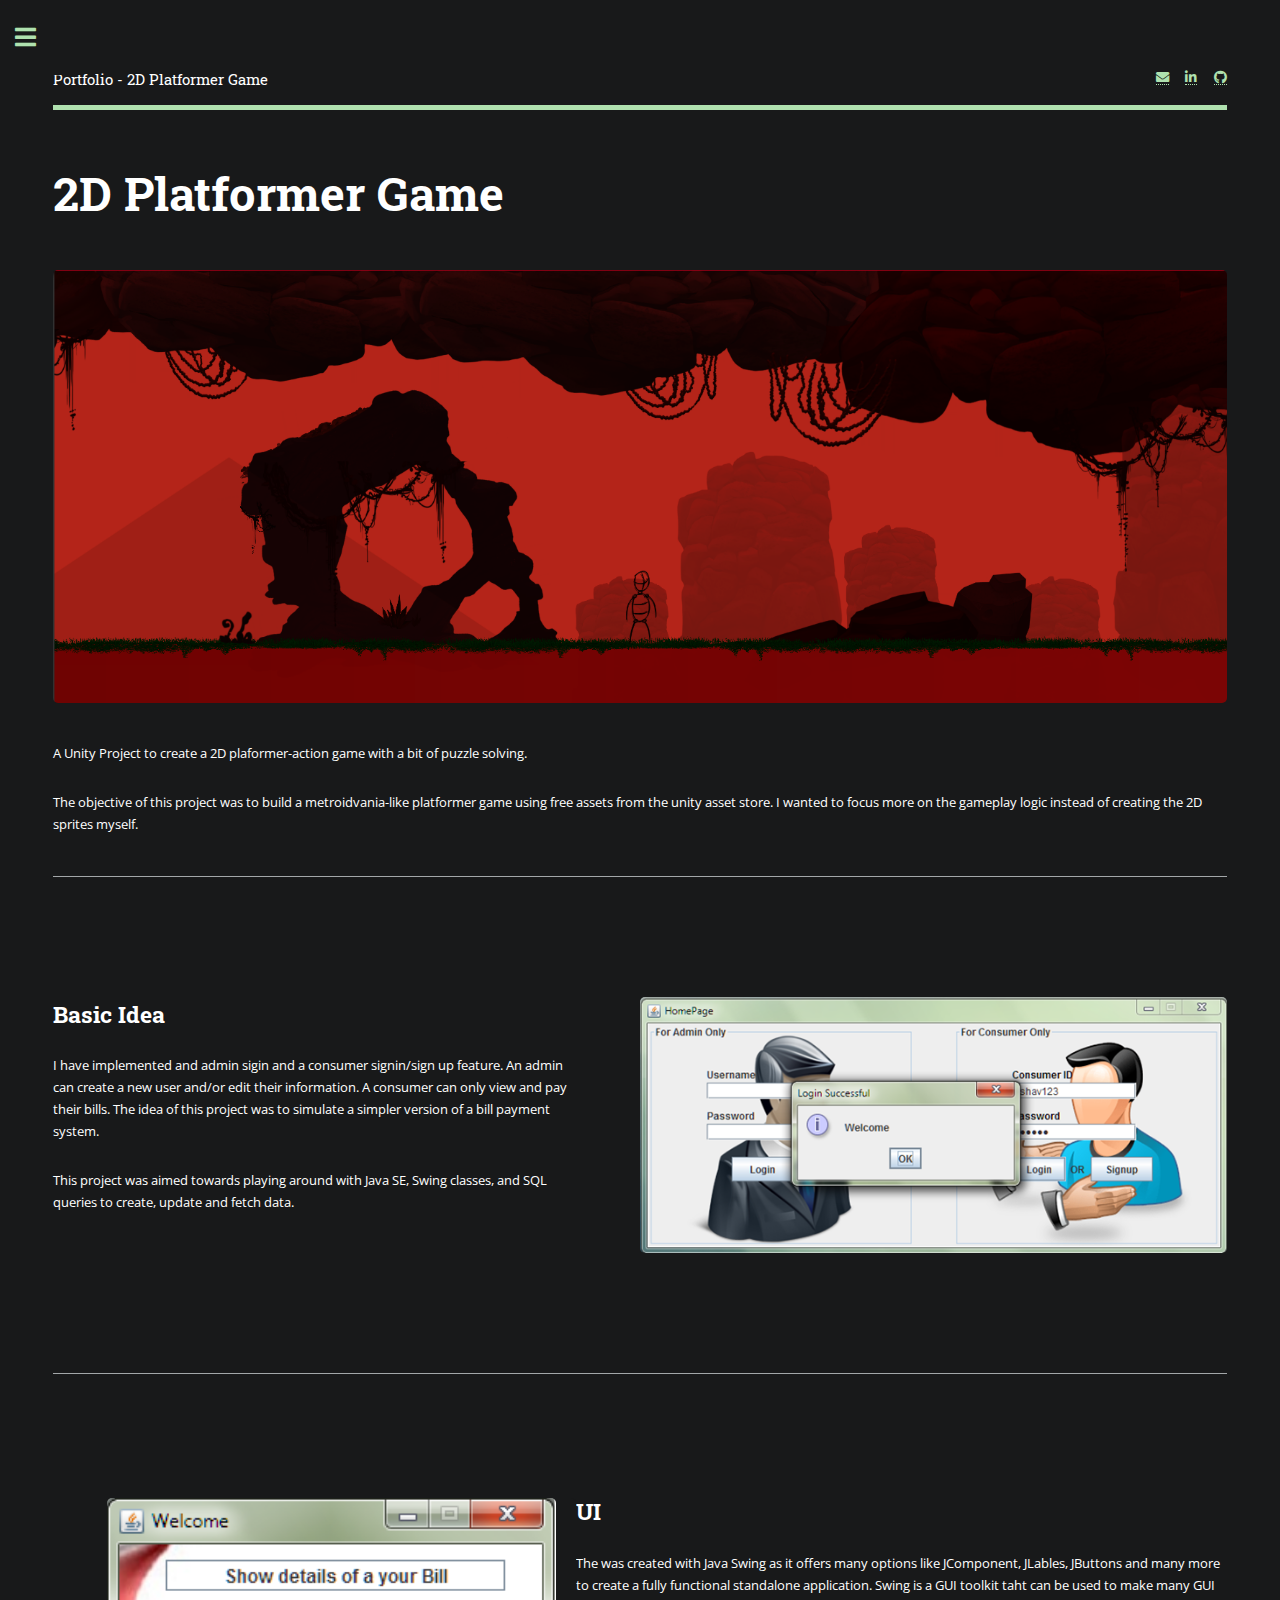
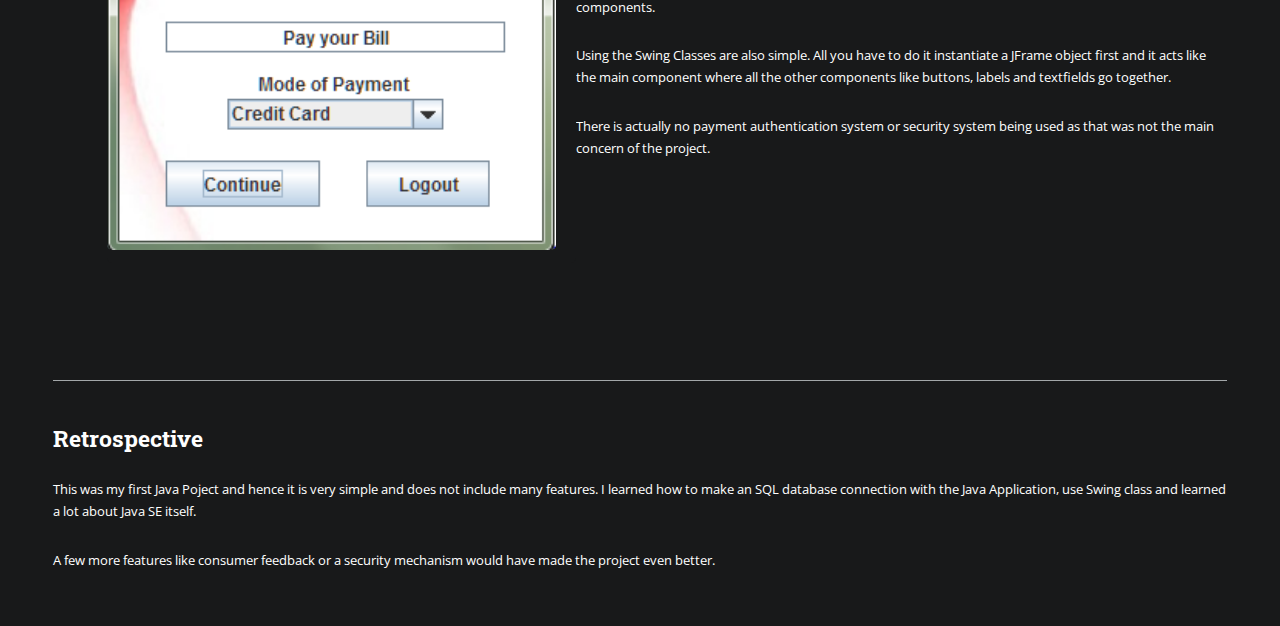
<file: platformer2Dgame.html>
<!DOCTYPE html>
<!--
	Editorial by HTML5 UP
	html5up.net | @ajlkn
	Free for personal and commercial use under the CCA 3.0 license (html5up.net/license)
-->
<html>
  <head>
    <title>2D Platformer Game</title>
    <meta charset="utf-8" />
    <meta
      name="viewport"
      content="width=device-width, initial-scale=1, user-scalable=no"
    />
    <link rel="stylesheet" href="assets/css/main.css" />
  </head>
  <body class="is-preload">
    <!-- Wrapper -->
    <div id="wrapper">
      <!-- Main -->
      <div id="main">
        <div class="inner">
          <!-- Header -->
          <header id="header">
            <a href="index.html" class="logo"
              ><strong></strong> Portfolio - 2D Platformer Game</a
            >
            <ul class="icons">
              <!-- <li><a href="#" class="icon brands fa-twitter"><span class="label">Twitter</span></a></li>
									<li><a href="#" class="icon brands fa-facebook-f"><span class="label">Facebook</span></a></li>
									<li><a href="#" class="icon brands fa-snapchat-ghost"><span class="label">Snapchat</span></a></li>
									<li><a href="#" class="icon brands fa-instagram"><span class="label">Instagram</span></a></li> -->
              <li>
                <a
                  href="mailto: chatterjee.rishav.17@gmail.com"
                  class="fas fa-envelope"
                ></a>
              </li>
              <li>
                <a
                  href="https://www.linkedin.com/in/rishav-chatterjee17/"
                  class="fab fa-linkedin-in"
                ></a>
              </li>
              <li>
                <a
                  href="https://github.com/RishavChatterjee17"
                  class="fab fa-github"
                ></a>
              </li>
            </ul>
          </header>

          <!-- Content -->
          <section>
            <header class="main">
              <h1>2D Platformer Game</h1>
            </header>

            <span class="image main"
              ><img src="images/aijam.PNG" alt=""
            /></span>
            <p>A Unity Project to create a 2D plaformer-action game with a bit of puzzle solving. </p>
            <p>
              The objective of this project was to build a metroidvania-like platformer game using free assets 
              from the unity asset store. I wanted to focus more on the gameplay logic instead of creating 
              the 2D sprites myself.
            </p>

            <hr class="major" />

            <section id="banner">
              <div class="content">
                <h2>Basic Idea</h2>
                <p>
                  I have implemented and admin sigin and a consumer signin/sign up feature. 
                  An admin can create a new user and/or edit their information. A consumer can 
                  only view and pay their bills. The idea of this project was to simulate a simpler version 
                  of a bill payment system. 
                </p>
                <p>
                  This project was aimed towards playing around with Java SE, Swing classes, and 
                  SQL queries to create, update and fetch data. 
                </p>
              </div>
              <span class="image object">
                <img src="images/Picture11.png" alt="" />
              </span>
            </section>

            <hr class="major" />

            <section id="banner">
              <span class="image left">
                <img src="images/Picture14.png" alt="" />
              </span>
              <div class="content">
                <h2>UI</h2>
                <p>
                  The was created with Java Swing as it offers many options like JComponent, JLables, JButtons 
                  and many more to create a fully functional standalone application. Swing is a GUI toolkit 
                  taht can be used to make many GUI components. 
                </p>
                <p>
                  Using the Swing Classes are 
                  also simple. All you have to do it instantiate a JFrame object first and it acts like the main 
                  component where all the other components like buttons, labels and textfields go together.
                </p>
                <p>
                  There is actually no payment authentication system or security system being used 
                  as that was not the main concern of the project. 
                </p>
              </div>
            </section>

            <!-- <hr class="major" /> -->

            <!-- <div class="box alt">
              <h2>Gallery</h2>
              <div class="row gtr-50 gtr-uniform">
                <div class="col-4">
                  <span class="image fit"
                    ><img src="images/carpanel.png" alt=""
                  /></span>
                </div>
                <div class="col-4">
                  <span class="image fit"
                    ><img src="images/g1desktop.png" alt=""
                  /></span>
                </div>
                <div class="col-4">
                  <span class="image fit"
                    ><img src="images/g1leadselection2.png" alt=""
                  /></span>
                </div>
                <div class="col-4">
                  <span class="image fit"
                    ><img src="images/g1rollerlock.png" alt=""
                  /></span>
                </div>
                <div class="col-4">
                  <span class="image fit"
                    ><img src="images/g2activitynotebook2.png" alt=""
                  /></span>
                </div>
                <div class="col-4">
                  <span class="image fit"
                    ><img src="images/g2activitypreview.png" alt=""
                  /></span>
                </div>
              </div>
            </div> -->

            <hr class="major" />

            <h2>Retrospective</h2>
            <p>
              This was my first Java Poject and hence it is very simple and does not include many features. 
              I learned how to make an SQL database connection with the Java Application, use Swing class and 
              learned a lot about Java SE itself.
            </p>
            <p>
              A few more features like consumer feedback or a security mechanism would have made the project even better.
            </p>
          </section>
        </div>
      </div>

      <!-- Sidebar -->
      <div id="sidebar">
        <div class="inner">
          <!-- Search
								<section id="search" class="alt">
									<form method="post" action="#">
										<input type="text" name="query" id="query" placeholder="Search" />
									</form>
								</section> -->

          <!-- Menu -->
          <nav id="menu">
            <header class="major">
              <h2>Menu</h2>
            </header>
            <ul>
              <li><a href="index.html">Homepage</a></li>
              <!-- <li><a href="generic.html">Recent Projects</a></li>
									<li><a href="elements.html">All Projects</a></li> -->
              <li>
                <span class="opener">Coding Projects</span>
                <ul>
                  <li><a href="#">Project 1</a></li>
                  <li><a href="#">Project 2</a></li>
                  <li><a href="#">Project 3</a></li>
                  <li><a href="#">Project 4</a></li>
                </ul>
              </li>
              <!-- <li><a href="#">Adipiscing</a></li>
									<li>
										<span class="opener">Another Submenu</span>
										<ul>
											<li><a href="#">Lorem Dolor</a></li>
											<li><a href="#">Ipsum Adipiscing</a></li>
											<li><a href="#">Tempus Magna</a></li>
											<li><a href="#">Feugiat Veroeros</a></li>
										</ul>
									</li>
									<li><a href="#">Maximus Erat</a></li>
									<li><a href="#">Sapien Mauris</a></li> -->
              <!-- <li>
                <span class="opener">Music Projects</span>
                <ul>
                  <li><a href="#">Project 1</a></li>
                  <li><a href="#">Project 2</a></li>
                  <li><a href="#">Project 3</a></li>
                  <li><a href="#">Project 4</a></li>
                </ul>
              </li> -->
              <!-- <li>
										<span class="opener">Blogs</span>
										<ul>
											<li><a href="#">Blog 1</a></li>
											<li><a href="#">Blog 2</a></li>
											<li><a href="#">Blog 3</a></li>
											<li><a href="#">Blog 4</a></li>
										</ul>
									</li> -->
              <!-- <li><a href="#">Journal</a></li> -->
              <li><a href="#">Research Work</a></li>
              <li><a href="#">About Me</a></li>
            </ul>
          </nav>

          <!-- Section -->
          <!-- <section>
									<header class="major">
										<h2>Ante interdum</h2>
									</header>
									<div class="mini-posts">
										<article>
											<a href="#" class="image"><img src="images/pic07.jpg" alt="" /></a>
											<p>Aenean ornare velit lacus, ac varius enim lorem ullamcorper dolore aliquam.</p>
										</article>
										<article>
											<a href="#" class="image"><img src="images/pic08.jpg" alt="" /></a>
											<p>Aenean ornare velit lacus, ac varius enim lorem ullamcorper dolore aliquam.</p>
										</article>
										<article>
											<a href="#" class="image"><img src="images/pic09.jpg" alt="" /></a>
											<p>Aenean ornare velit lacus, ac varius enim lorem ullamcorper dolore aliquam.</p>
										</article>
									</div>
									<ul class="actions">
										<li><a href="#" class="button">More</a></li>
									</ul>
								</section> -->

          <!-- Section -->
          <section>
            <header class="major">
              <h2>Contact</h2>
            </header>
            <!-- <p>Sed varius enim lorem ullamcorper dolore aliquam aenean ornare velit lacus, ac varius enim lorem ullamcorper dolore. Proin sed aliquam facilisis ante interdum. Sed nulla amet lorem feugiat tempus aliquam.</p> -->
            <ul class="contact">
              <li class="icon solid fa-envelope">
                <a href="mailto: chatterjee.rishav.17@gmail.com"
                  >chatterjee.rishav.17@gmail.com</a
                >
              </li>
              <li class="icon solid fa-phone">519 560 1262</li>
              <li class="icon solid fa-folder">
                <a href="https://www.linkedin.com/in/rishav-chatterjee17/"
                  >LinkedIn</a
                >
              </li>
              <li class="icon solid fa-box">
                <a href="https://github.com/RishavChatterjee17">GitHub</a>
              </li>
              <!-- <li class="icon solid fa-home">1234 Somewhere Road #8254<br />
									Nashville, TN 00000-0000</li> -->
            </ul>
          </section>

          <!-- Footer -->
          <!-- <footer id="footer">
									<p class="copyright">&copy; Untitled. All rights reserved. Demo Images: <a href="https://unsplash.com">Unsplash</a>. Design: <a href="https://html5up.net">HTML5 UP</a>.</p>
								</footer> -->
        </div>
      </div>
    </div>

    <!-- Scripts -->
    <script src="assets/js/jquery.min.js"></script>
    <script src="assets/js/browser.min.js"></script>
    <script src="assets/js/breakpoints.min.js"></script>
    <script src="assets/js/util.js"></script>
    <script src="assets/js/main.js"></script>
  </body>
</html>
</file>
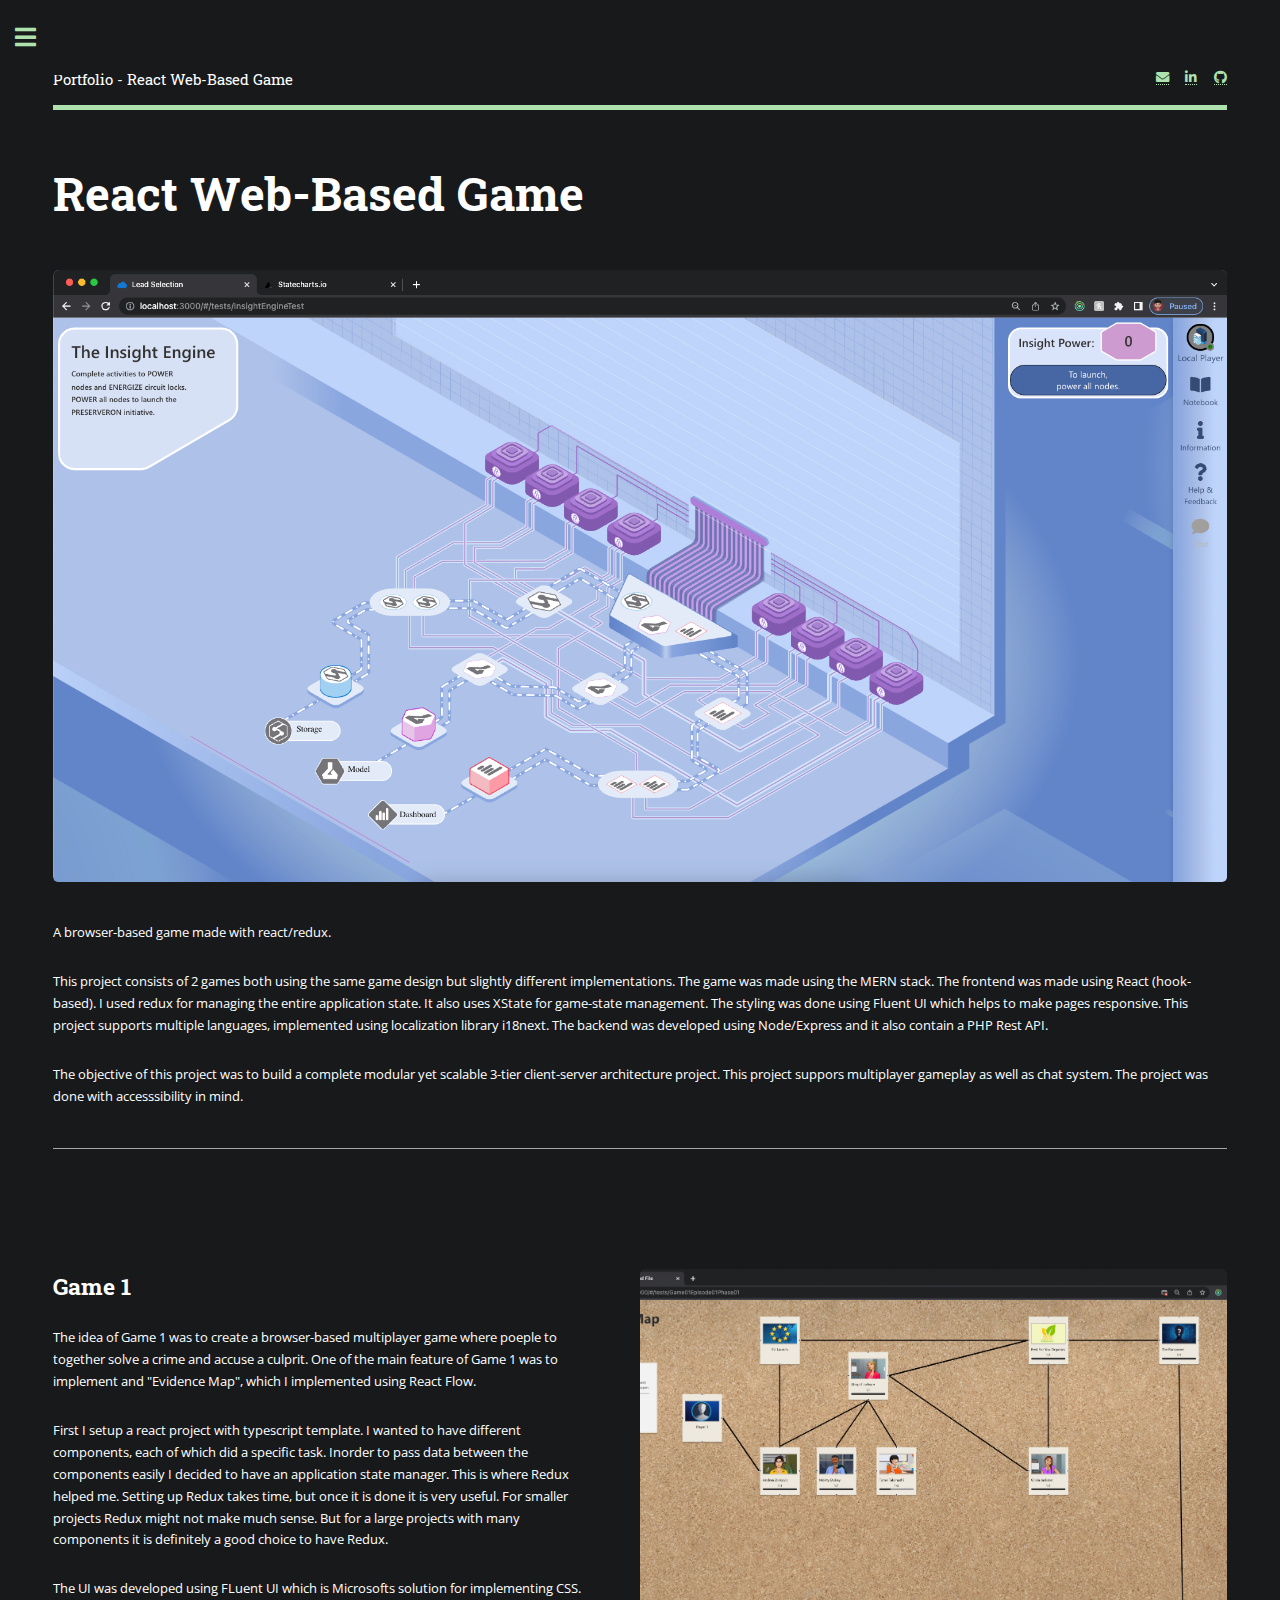
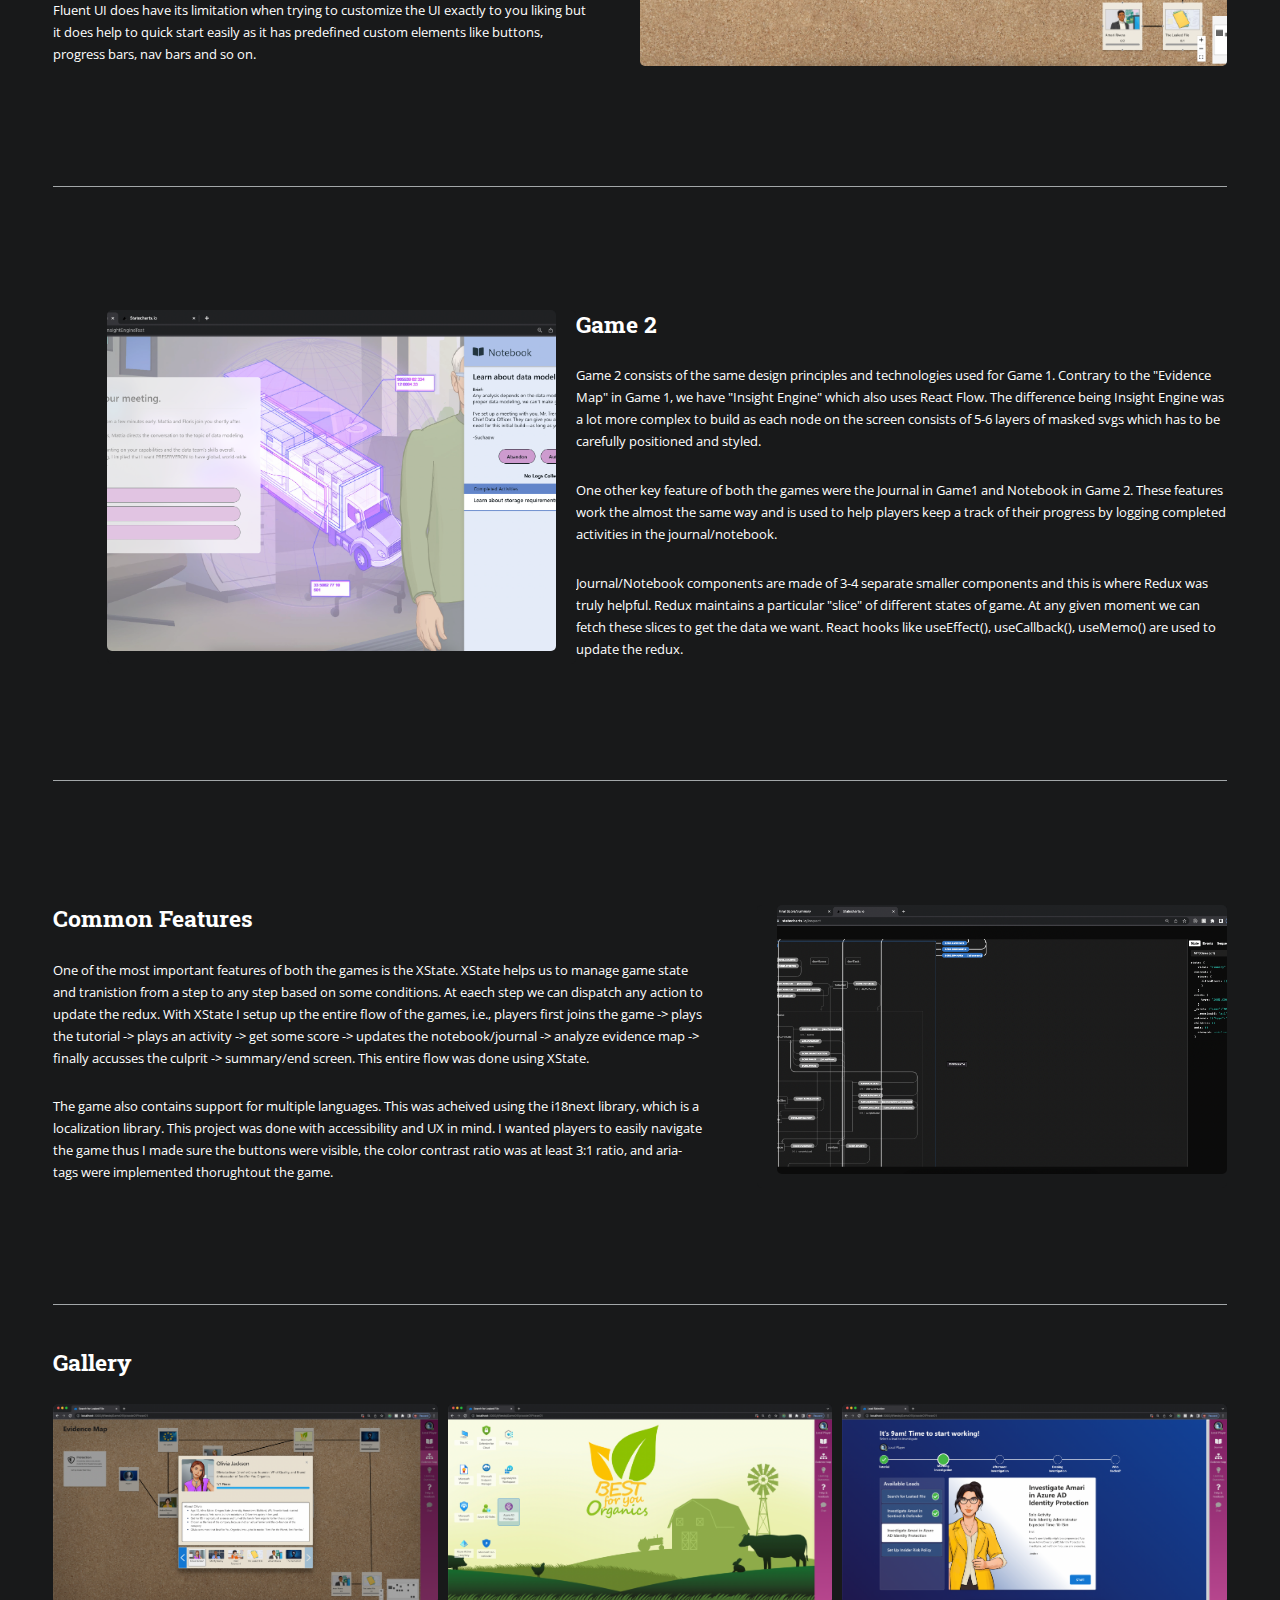
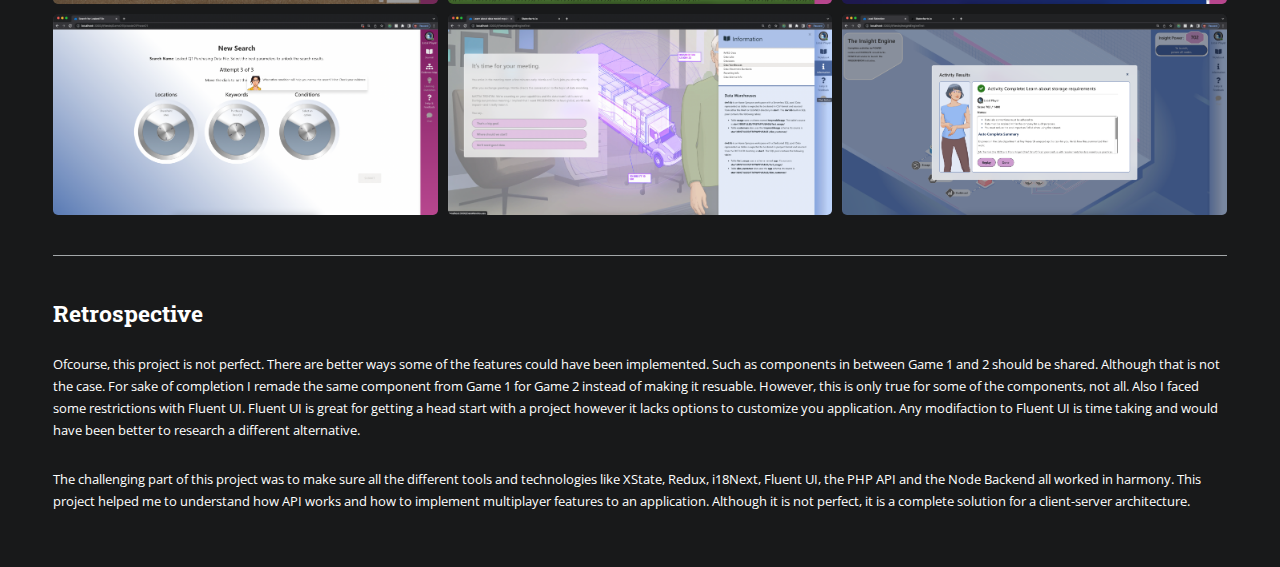
<file: reactGame.html>
<!DOCTYPE html>
<!--
	Editorial by HTML5 UP
	html5up.net | @ajlkn
	Free for personal and commercial use under the CCA 3.0 license (html5up.net/license)
-->
<html>
  <head>
    <title>React Web-Based Game</title>
    <meta charset="utf-8" />
    <meta
      name="viewport"
      content="width=device-width, initial-scale=1, user-scalable=no"
    />
    <link rel="stylesheet" href="assets/css/main.css" />
  </head>
  <body class="is-preload">
    <!-- Wrapper -->
    <div id="wrapper">
      <!-- Main -->
      <div id="main">
        <div class="inner">
          <!-- Header -->
          <header id="header">
            <a href="index.html" class="logo"
              ><strong></strong> Portfolio - React Web-Based Game</a
            >
            <ul class="icons">
              <!-- <li><a href="#" class="icon brands fa-twitter"><span class="label">Twitter</span></a></li>
									<li><a href="#" class="icon brands fa-facebook-f"><span class="label">Facebook</span></a></li>
									<li><a href="#" class="icon brands fa-snapchat-ghost"><span class="label">Snapchat</span></a></li>
									<li><a href="#" class="icon brands fa-instagram"><span class="label">Instagram</span></a></li> -->
              <li>
                <a
                  href="mailto: chatterjee.rishav.17@gmail.com"
                  class="fas fa-envelope"
                ></a>
              </li>
              <li>
                <a
                  href="https://www.linkedin.com/in/rishav-chatterjee17/"
                  class="fab fa-linkedin-in"
                ></a>
              </li>
              <li>
                <a
                  href="https://github.com/RishavChatterjee17"
                  class="fab fa-github"
                ></a>
              </li>
            </ul>
          </header>

          <!-- Content -->
          <section>
            <header class="main">
              <h1>React Web-Based Game</h1>
            </header>

            <span class="image main"
              ><img
                style="pointer-events: none"
                src="images/g2insightengine.png"
                alt=""
            /></span>

            <p>A browser-based game made with react/redux.</p>
            <p>
              This project consists of 2 games both using the same game design
              but slightly different implementations. The game was made using
              the MERN stack. The frontend was made using React (hook-based). I
              used redux for managing the entire application state. It also uses
              XState for game-state management. The styling was done using
              Fluent UI which helps to make pages responsive. This project
              supports multiple languages, implemented using localization
              library i18next. The backend was developed using Node/Express and
              it also contain a PHP Rest API.
            </p>
            <p>
              The objective of this project was to build a complete modular yet
              scalable 3-tier client-server architecture project. This project
              suppors multiplayer gameplay as well as chat system. The project
              was done with accesssibility in mind.
            </p>

            <hr class="major" />

            <section id="banner">
              <div class="content">
                <h2>Game 1</h2>
                <p>
                  The idea of Game 1 was to create a browser-based multiplayer
                  game where poeple to together solve a crime and accuse a
                  culprit. One of the main feature of Game 1 was to implement
                  and "Evidence Map", which I implemented using React Flow.
                </p>
                <p>
                  First I setup a react project with typescript template. I
                  wanted to have different components, each of which did a
                  specific task. Inorder to pass data between the components
                  easily I decided to have an application state manager. This is
                  where Redux helped me. Setting up Redux takes time, but once
                  it is done it is very useful. For smaller projects Redux might
                  not make much sense. But for a large projects with many
                  components it is definitely a good choice to have Redux.
                </p>
                <p>
                  The UI was developed using FLuent UI which is Microsofts
                  solution for implementing CSS. Fluent UI does have its
                  limitation when trying to customize the UI exactly to you
                  liking but it does help to quick start easily as it has
                  predefined custom elements like buttons, progress bars, nav
                  bars and so on.
                </p>
              </div>
              <span class="image object">
                <img
                  style="pointer-events: none"
                  src="images/evidencemap.png"
                  alt=""
                />
              </span>
            </section>

            <hr class="major" />

            <section id="banner">
              <span class="image left">
                <img
                  style="pointer-events: none"
                  src="images/g2activitynotebook.png"
                  alt=""
                />
              </span>
              <div class="content">
                <h2>Game 2</h2>
                <p>
                  Game 2 consists of the same design principles and technologies
                  used for Game 1. Contrary to the "Evidence Map" in Game 1, we
                  have "Insight Engine" which also uses React Flow. The
                  difference being Insight Engine was a lot more complex to
                  build as each node on the screen consists of 5-6 layers of
                  masked svgs which has to be carefully positioned and styled.
                </p>
                <p>
                  One other key feature of both the games were the Journal in
                  Game1 and Notebook in Game 2. These features work the almost
                  the same way and is used to help players keep a track of their
                  progress by logging completed activities in the
                  journal/notebook.
                </p>
                <p>
                  Journal/Notebook components are made of 3-4 separate smaller
                  components and this is where Redux was truly helpful. Redux
                  maintains a particular "slice" of different states of game. At
                  any given moment we can fetch these slices to get the data we
                  want. React hooks like useEffect(), useCallback(), useMemo()
                  are used to update the redux.
                </p>
              </div>
            </section>

            <hr class="major" />

            <section id="banner">
              <div class="content">
                <h2>Common Features</h2>
                <p>
                  One of the most important features of both the games is the
                  XState. XState helps us to manage game state and tranistion
                  from a step to any step based on some conditions. At eaech
                  step we can dispatch any action to update the redux. With
                  XState I setup up the entire flow of the games, i.e., players
                  first joins the game -> plays the tutorial -> plays an
                  activity -> get some score -> updates the notebook/journal ->
                  analyze evidence map -> finally accusses the culprit ->
                  summary/end screen. This entire flow was done using XState.
                </p>
                <p>
                  The game also contains support for multiple languages. This
                  was acheived using the i18next library, which is a
                  localization library. This project was done with accessibility
                  and UX in mind. I wanted players to easily navigate the game
                  thus I made sure the buttons were visible, the color contrast
                  ratio was at least 3:1 ratio, and aria-tags were implemented
                  thorughtout the game.
                </p>
              </div>
              <span class="image right">
                <img
                  style="pointer-events: none"
                  src="images/g1Xstate.png"
                  alt=""
                />
              </span>
            </section>

            <hr class="major" />

            <div class="box alt">
              <h2>Gallery</h2>
              <div class="row gtr-50 gtr-uniform">
                <div class="col-4">
                  <span class="image fit"
                    ><img
                      style="pointer-events: none"
                      src="images/carpanel.png"
                      alt=""
                  /></span>
                </div>
                <div class="col-4">
                  <span class="image fit"
                    ><img
                      style="pointer-events: none"
                      src="images/g1desktop.png"
                      alt=""
                  /></span>
                </div>
                <div class="col-4">
                  <span class="image fit"
                    ><img
                      style="pointer-events: none"
                      src="images/g1leadselection2.png"
                      alt=""
                  /></span>
                </div>
                <!-- Break -->
                <div class="col-4">
                  <span class="image fit"
                    ><img
                      style="pointer-events: none"
                      src="images/g1rollerlock.png"
                      alt=""
                  /></span>
                </div>
                <div class="col-4">
                  <span class="image fit"
                    ><img
                      style="pointer-events: none"
                      src="images/g2activitynotebook2.png"
                      alt=""
                  /></span>
                </div>
                <div class="col-4">
                  <span class="image fit"
                    ><img
                      style="pointer-events: none"
                      src="images/g2activitypreview.png"
                      alt=""
                  /></span>
                </div>
              </div>
            </div>

            <hr class="major" />

            <h2>Retrospective</h2>
            <p>
              Ofcourse, this project is not perfect. There are better ways some
              of the features could have been implemented. Such as components in
              between Game 1 and 2 should be shared. Although that is not the
              case. For sake of completion I remade the same component from Game
              1 for Game 2 instead of making it resuable. However, this is only
              true for some of the components, not all. Also I faced some
              restrictions with Fluent UI. Fluent UI is great for getting a head
              start with a project however it lacks options to customize you
              application. Any modifaction to Fluent UI is time taking and would
              have been better to research a different alternative.
            </p>
            <p>
              The challenging part of this project was to make sure all the
              different tools and technologies like XState, Redux, i18Next,
              Fluent UI, the PHP API and the Node Backend all worked in harmony.
              This project helped me to understand how API works and how to
              implement multiplayer features to an application. Although it is
              not perfect, it is a complete solution for a client-server
              architecture.
            </p>
          </section>
        </div>
      </div>

      <!-- Sidebar -->
      <div id="sidebar">
        <div class="inner">
          <!-- Search
								<section id="search" class="alt">
									<form method="post" action="#">
										<input type="text" name="query" id="query" placeholder="Search" />
									</form>
								</section> -->

          <!-- Menu -->
          <nav id="menu">
            <header class="major">
              <h2>Menu</h2>
            </header>
            <ul>
              <li><a href="index.html">Homepage</a></li>
              <!-- <li><a href="generic.html">Recent Projects</a></li>
									<li><a href="elements.html">All Projects</a></li> -->
              <li>
                <span class="opener">Coding Projects</span>
                <ul>
                  <li><a href="reactGame.html">React Web-Based Game</a></li>
                  <li><a href="unityGridGame.html">Unity Engine Grid Game</a></li>
                  <li><a href="eLearningGame.html">E-Learning Management System</a></li>
                  <li><a href="eBillingSystem.html">Electrcitiy Billing System</a></li>
                  <li><a href="platformer2Dgame.html">2D Platformer Game</a></li>
                  <li><a href="gmtkGame.html">Game Jam Typing Game</a></li>
                  <li><a href="boxJourney.html">Puzzle Platformer</a></li>
                  <li><a href="textHorror.html">Text Horror Game</a></li>
                  <li><a href="openWorld.html">3D Open World Prototype</a></li>
                  <li><a href="pianoTiles.html">Piano Tiles Prototype</a></li>
                </ul>
              </li>
              <!-- <li><a href="#">Adipiscing</a></li>
									<li>
										<span class="opener">Another Submenu</span>
										<ul>
											<li><a href="#">Lorem Dolor</a></li>
											<li><a href="#">Ipsum Adipiscing</a></li>
											<li><a href="#">Tempus Magna</a></li>
											<li><a href="#">Feugiat Veroeros</a></li>
										</ul>
									</li>
									<li><a href="#">Maximus Erat</a></li>
									<li><a href="#">Sapien Mauris</a></li> -->
              <!-- <li>
                <span class="opener">Music Projects</span>
                <ul>
                  <li><a href="#">Project 1</a></li>
                  <li><a href="#">Project 2</a></li>
                  <li><a href="#">Project 3</a></li>
                  <li><a href="#">Project 4</a></li>
                </ul>
              </li> -->
              <!-- <li>
										<span class="opener">Blogs</span>
										<ul>
											<li><a href="#">Blog 1</a></li>
											<li><a href="#">Blog 2</a></li>
											<li><a href="#">Blog 3</a></li>
											<li><a href="#">Blog 4</a></li>
										</ul>
									</li> -->
              <!-- <li><a href="#">Journal</a></li> -->
              <li><a href="thesis.html">Research Work</a></li>
              <li><a href="aboutMe.html">About Me</a></li>
            </ul>
          </nav>

          <!-- Section -->
          <!-- <section>
									<header class="major">
										<h2>Ante interdum</h2>
									</header>
									<div class="mini-posts">
										<article>
											<a href="#" class="image"><img src="images/pic07.jpg" alt="" /></a>
											<p>Aenean ornare velit lacus, ac varius enim lorem ullamcorper dolore aliquam.</p>
										</article>
										<article>
											<a href="#" class="image"><img src="images/pic08.jpg" alt="" /></a>
											<p>Aenean ornare velit lacus, ac varius enim lorem ullamcorper dolore aliquam.</p>
										</article>
										<article>
											<a href="#" class="image"><img src="images/pic09.jpg" alt="" /></a>
											<p>Aenean ornare velit lacus, ac varius enim lorem ullamcorper dolore aliquam.</p>
										</article>
									</div>
									<ul class="actions">
										<li><a href="#" class="button">More</a></li>
									</ul>
								</section> -->

          <!-- Section -->
          <section>
            <header class="major">
              <h2>Contact</h2>
            </header>
            <!-- <p>Sed varius enim lorem ullamcorper dolore aliquam aenean ornare velit lacus, ac varius enim lorem ullamcorper dolore. Proin sed aliquam facilisis ante interdum. Sed nulla amet lorem feugiat tempus aliquam.</p> -->
            <ul class="contact">
              <li class="icon solid fa-envelope">
                <a href="mailto: chatterjee.rishav.17@gmail.com"
                  >chatterjee.rishav.17@gmail.com</a
                >
              </li>
              <li class="icon solid fa-phone">+1 519 560 1262</li>
              <li class="icon solid fa-folder">
                <a href="https://www.linkedin.com/in/rishav-chatterjee17/"
                  >LinkedIn</a
                >
              </li>
              <li class="icon solid fa-box">
                <a href="https://github.com/RishavChatterjee17">GitHub</a>
              </li>
              <!-- <li class="icon solid fa-home">1234 Somewhere Road #8254<br />
									Nashville, TN 00000-0000</li> -->
            </ul>
          </section>

          <!-- Footer -->
          <!-- <footer id="footer">
									<p class="copyright">&copy; Untitled. All rights reserved. Demo Images: <a href="https://unsplash.com">Unsplash</a>. Design: <a href="https://html5up.net">HTML5 UP</a>.</p>
								</footer> -->
        </div>
      </div>
    </div>

    <!-- Scripts -->
    <script src="assets/js/jquery.min.js"></script>
    <script src="assets/js/browser.min.js"></script>
    <script src="assets/js/breakpoints.min.js"></script>
    <script src="assets/js/util.js"></script>
    <script src="assets/js/main.js"></script>
  </body>
</html>
</file>
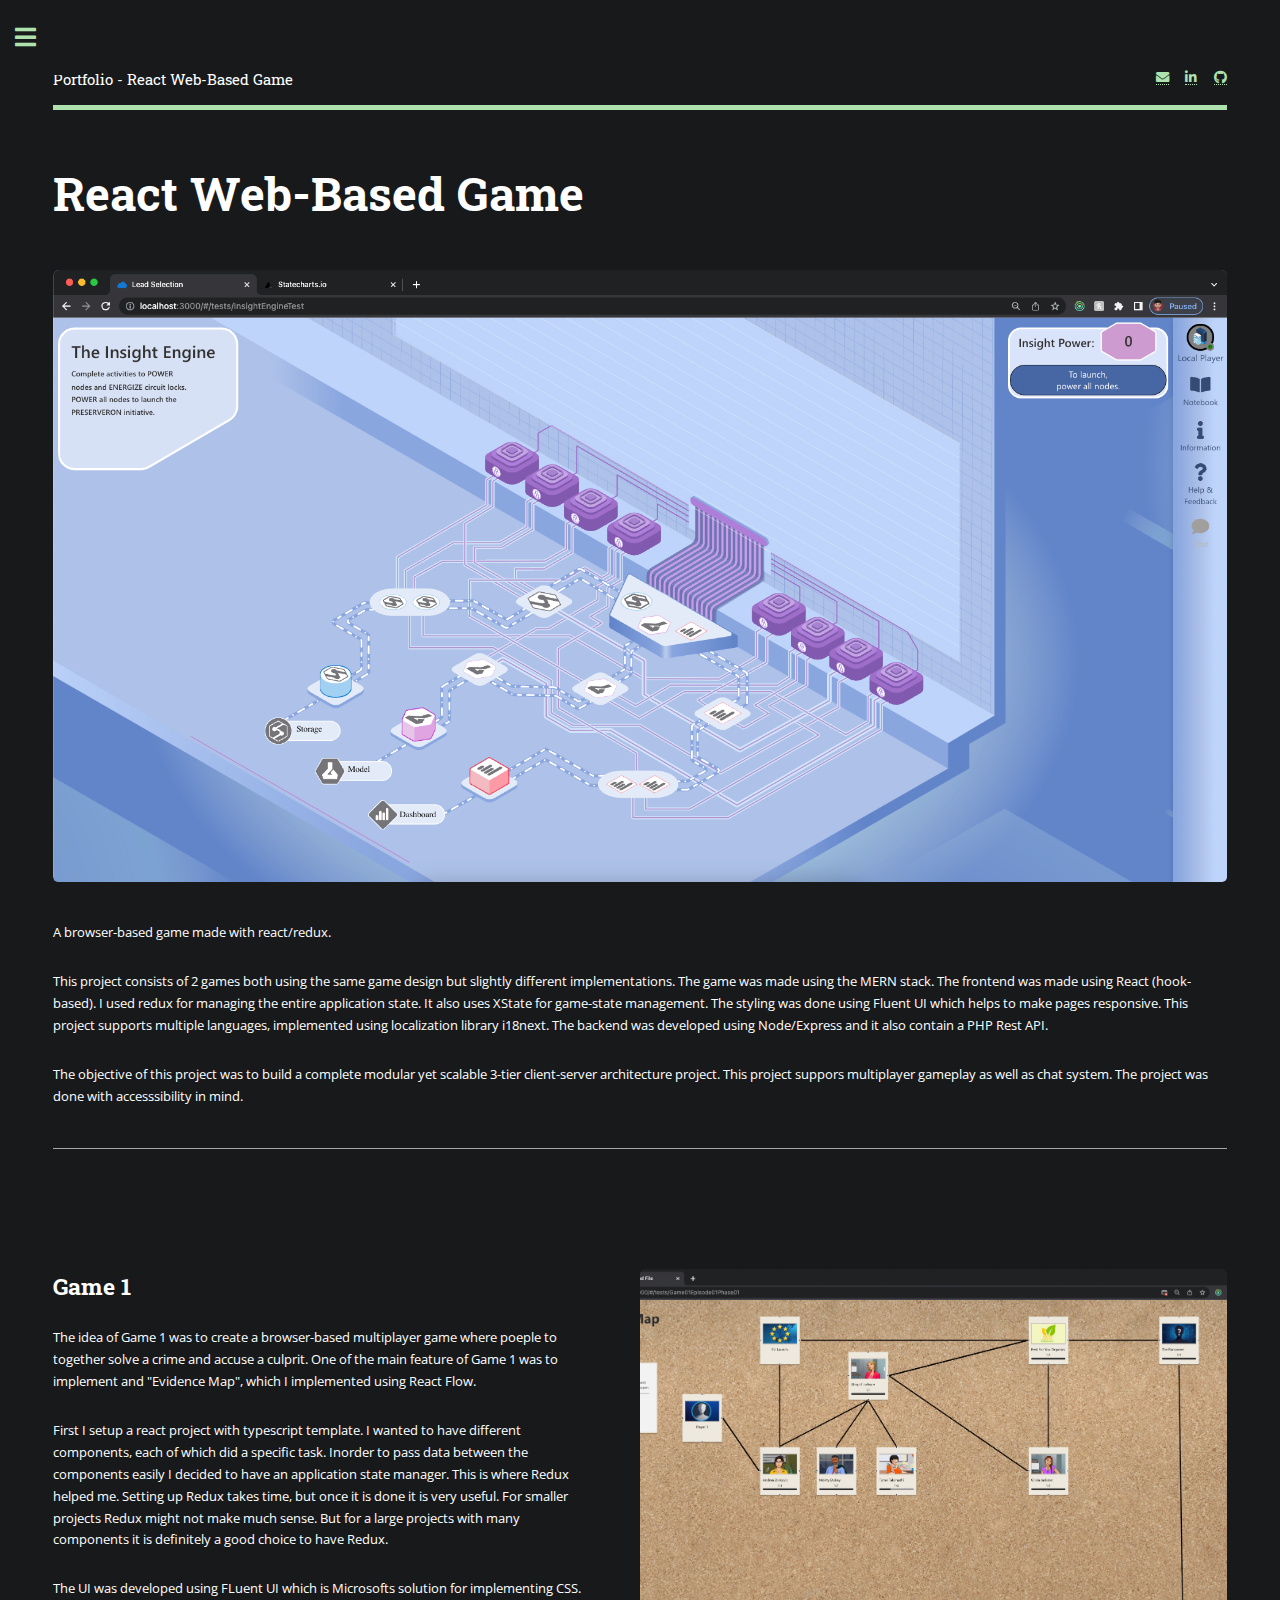
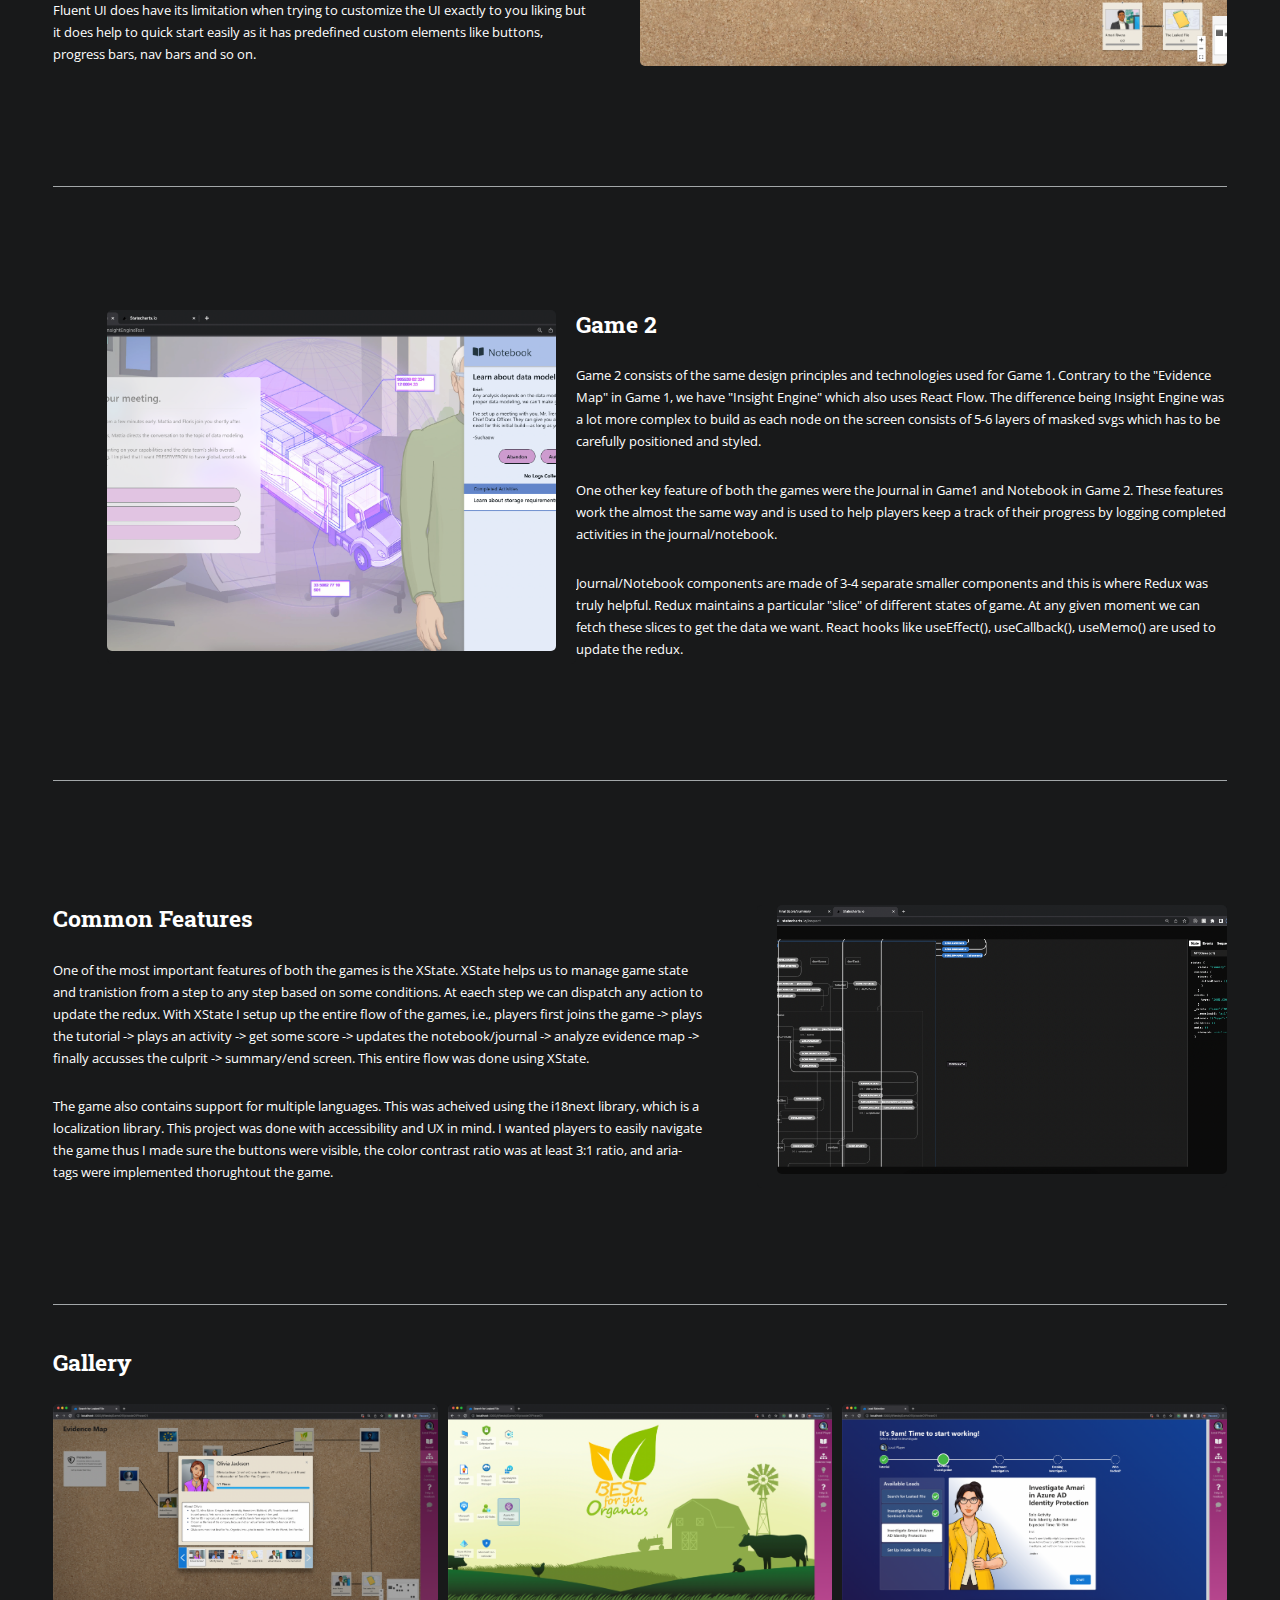
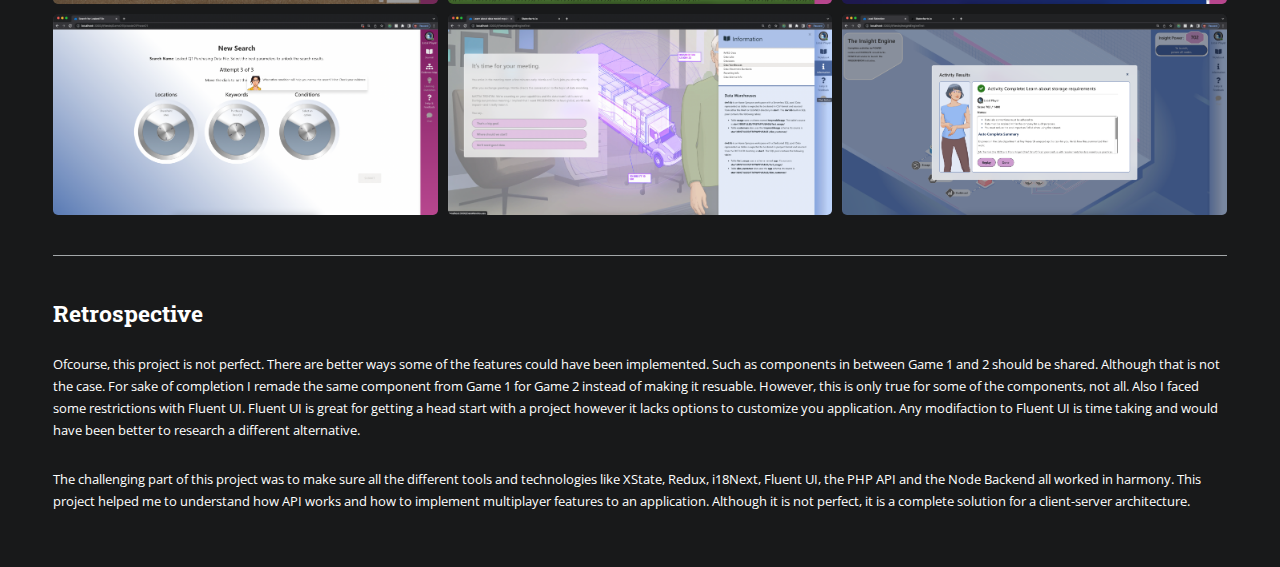
<file: reactGame1.html>
<!DOCTYPE html>
<!--
	Editorial by HTML5 UP
	html5up.net | @ajlkn
	Free for personal and commercial use under the CCA 3.0 license (html5up.net/license)
-->
<html>
  <head>
    <title>React Web-Based Game</title>
    <meta charset="utf-8" />
    <meta
      name="viewport"
      content="width=device-width, initial-scale=1, user-scalable=no"
    />
    <link rel="stylesheet" href="assets/css/main.css" />
  </head>
  <body class="is-preload">
    <!-- Wrapper -->
    <div id="wrapper">
      <!-- Main -->
      <div id="main">
        <div class="inner">
          <!-- Header -->
          <header id="header">
            <a href="index.html" class="logo"
              ><strong></strong> Portfolio - React Web-Based Game</a
            >
            <ul class="icons">
              <!-- <li><a href="#" class="icon brands fa-twitter"><span class="label">Twitter</span></a></li>
									<li><a href="#" class="icon brands fa-facebook-f"><span class="label">Facebook</span></a></li>
									<li><a href="#" class="icon brands fa-snapchat-ghost"><span class="label">Snapchat</span></a></li>
									<li><a href="#" class="icon brands fa-instagram"><span class="label">Instagram</span></a></li> -->
              <li>
                <a
                  href="mailto: chatterjee.rishav.17@gmail.com"
                  class="fas fa-envelope"
                ></a>
              </li>
              <li>
                <a
                  href="https://www.linkedin.com/in/rishav-chatterjee17/"
                  class="fab fa-linkedin-in"
                ></a>
              </li>
              <li>
                <a
                  href="https://github.com/RishavChatterjee17"
                  class="fab fa-github"
                ></a>
              </li>
            </ul>
          </header>

          <!-- Content -->
          <section>
            <header class="main">
              <h1>React Web-Based Game</h1>
            </header>

            <span class="image main"
              ><img src="images/g2insightengine.png" alt=""
            /></span>

            <p>A browser-based game made with react/redux.</p>
            <p>
              This project consists of 2 games both using the same game design
              but slightly different implementations. The game was made using
              the MERN stack. The frontend was made using React (hook-based). I
              used redux for managing the entire application state. It also uses
              XState for game-state management. The styling was done using
              Fluent UI which helps to make pages responsive. This project
              supports multiple languages, implemented using localization
              library i18next. The backend was developed using Node/Express and
              it also contain a PHP Rest API.
            </p>
            <p>
              The objective of this project was to build a complete modular yet
              scalable 3-tier client-server architecture project. This project
              suppors multiplayer gameplay as well as chat system. The project
              was done with accesssibility in mind.
            </p>

            <hr class="major" />

            <section id="banner">
              <div class="content">
                <h2>Game 1</h2>
                <p>
                  The idea of Game 1 was to create a browser-based multiplayer
                  game where poeple to together solve a crime and accuse a
                  culprit. One of the main feature of Game 1 was to implement
                  and "Evidence Map", which I implemented using React Flow.
                </p>
                <p>
                  First I setup a react project with typescript template. I
                  wanted to have different components, each of which did a
                  specific task. Inorder to pass data between the components
                  easily I decided to have an application state manager. This is
                  where Redux helped me. Setting up Redux takes time, but once
                  it is done it is very useful. For smaller projects Redux might
                  not make much sense. But for a large projects with many
                  components it is definitely a good choice to have Redux.
                </p>
                <p>
                  The UI was developed using FLuent UI which is Microsofts
                  solution for implementing CSS. Fluent UI does have its
                  limitation when trying to customize the UI exactly to you
                  liking but it does help to quick start easily as it has
                  predefined custom elements like buttons, progress bars, nav
                  bars and so on.
                </p>
              </div>
              <span class="image object">
                <img src="images/evidencemap.png" alt="" />
              </span>
            </section>

            <hr class="major" />

            <section id="banner">
              <span class="image left">
                <img src="images/g2activitynotebook.png" alt="" />
              </span>
              <div class="content">
                <h2>Game 2</h2>
                <p>
                  Game 2 consists of the same design principles and technologies
                  used for Game 1. Contrary to the "Evidence Map" in Game 1, we
                  have "Insight Engine" which also uses React Flow. The
                  difference being Insight Engine was a lot more complex to
                  build as each node on the screen consists of 5-6 layers of
                  masked svgs which has to be carefully positioned and styled.
                </p>
                <p>
                  One other key feature of both the games were the Journal in
                  Game1 and Notebook in Game 2. These features work the almost
                  the same way and is used to help players keep a track of their
                  progress by logging completed activities in the
                  journal/notebook.
                </p>
                <p>
                  Journal/Notebook components are made of 3-4 separate smaller
                  components and this is where Redux was truly helpful. Redux
                  maintains a particular "slice" of different states of game. At
                  any given moment we can fetch these slices to get the data we
                  want. React hooks like useEffect(), useCallback(), useMemo()
                  are used to update the redux.
                </p>
              </div>
            </section>

            <hr class="major" />

            <section id="banner">
              <div class="content">
                <h2>Common Features</h2>
                <p>
                  One of the most important features of both the games is the
                  XState. XState helps us to manage game state and tranistion
                  from a step to any step based on some conditions. At eaech
                  step we can dispatch any action to update the redux. With
                  XState I setup up the entire flow of the games, i.e., players
                  first joins the game -> plays the tutorial -> plays an
                  activity -> get some score -> updates the notebook/journal ->
                  analyze evidence map -> finally accusses the culprit ->
                  summary/end screen. This entire flow was done using XState.
                </p>
                <p>
                  The game also contains support for multiple languages. This
                  was acheived using the i18next library, which is a
                  localization library. This project was done with accessibility
                  and UX in mind. I wanted players to easily navigate the game
                  thus I made sure the buttons were visible, the color contrast
                  ratio was at least 3:1 ratio, and aria-tags were implemented
                  thorughtout the game.
                </p>
              </div>
              <span class="image right">
                <img src="images/g1Xstate.png" alt="" />
              </span>
            </section>

            <hr class="major" />

            <div class="box alt">
              <h2>Gallery</h2>
              <div class="row gtr-50 gtr-uniform">
                <div class="col-4">
                  <span class="image fit"
                    ><img src="images/carpanel.png" alt=""
                  /></span>
                </div>
                <div class="col-4">
                  <span class="image fit"
                    ><img src="images/g1desktop.png" alt=""
                  /></span>
                </div>
                <div class="col-4">
                  <span class="image fit"
                    ><img src="images/g1leadselection2.png" alt=""
                  /></span>
                </div>
                <!-- Break -->
                <div class="col-4">
                  <span class="image fit"
                    ><img src="images/g1rollerlock.png" alt=""
                  /></span>
                </div>
                <div class="col-4">
                  <span class="image fit"
                    ><img src="images/g2activitynotebook2.png" alt=""
                  /></span>
                </div>
                <div class="col-4">
                  <span class="image fit"
                    ><img src="images/g2activitypreview.png" alt=""
                  /></span>
                </div>
              </div>
            </div>

            <hr class="major" />

            <h2>Retrospective</h2>
            <p>
              Ofcourse, this project is not perfect. There are better ways some
              of the features could have been implemented. Such as components in
              between Game 1 and 2 should be shared. Although that is not the
              case. For sake of completion I remade the same component from Game
              1 for Game 2 instead of making it resuable. However, this is only
              true for some of the components, not all. Also I faced some
              restrictions with Fluent UI. Fluent UI is great for getting a head
              start with a project however it lacks options to customize you
              application. Any modifaction to Fluent UI is time taking and would
              have been better to research a different alternative.
            </p>
            <p>
              The challenging part of this project was to make sure all the
              different tools and technologies like XState, Redux, i18Next,
              Fluent UI, the PHP API and the Node Backend all worked in harmony.
              This project helped me to understand how API works and how to
              implement multiplayer features to an application. Although it is
              not perfect, it is a complete solution for a client-server
              architecture.
            </p>
          </section>
        </div>
      </div>

      <!-- Sidebar -->
      <div id="sidebar">
        <div class="inner">
          <!-- Search
								<section id="search" class="alt">
									<form method="post" action="#">
										<input type="text" name="query" id="query" placeholder="Search" />
									</form>
								</section> -->

          <!-- Menu -->
          <nav id="menu">
            <header class="major">
              <h2>Menu</h2>
            </header>
            <ul>
              <li><a href="index.html">Homepage</a></li>
              <!-- <li><a href="generic.html">Recent Projects</a></li>
									<li><a href="elements.html">All Projects</a></li> -->
              <li>
                <span class="opener">Coding Projects</span>
                <ul>
                  <li><a href="#">Project 1</a></li>
                  <li><a href="#">Project 2</a></li>
                  <li><a href="#">Project 3</a></li>
                  <li><a href="#">Project 4</a></li>
                </ul>
              </li>
              <!-- <li><a href="#">Adipiscing</a></li>
									<li>
										<span class="opener">Another Submenu</span>
										<ul>
											<li><a href="#">Lorem Dolor</a></li>
											<li><a href="#">Ipsum Adipiscing</a></li>
											<li><a href="#">Tempus Magna</a></li>
											<li><a href="#">Feugiat Veroeros</a></li>
										</ul>
									</li>
									<li><a href="#">Maximus Erat</a></li>
									<li><a href="#">Sapien Mauris</a></li> -->
              <li>
                <span class="opener">Music Projects</span>
                <ul>
                  <li><a href="#">Project 1</a></li>
                  <li><a href="#">Project 2</a></li>
                  <li><a href="#">Project 3</a></li>
                  <li><a href="#">Project 4</a></li>
                </ul>
              </li>
              <!-- <li>
										<span class="opener">Blogs</span>
										<ul>
											<li><a href="#">Blog 1</a></li>
											<li><a href="#">Blog 2</a></li>
											<li><a href="#">Blog 3</a></li>
											<li><a href="#">Blog 4</a></li>
										</ul>
									</li> -->
              <li><a href="#">Journal</a></li>
              <li><a href="#">Research Work</a></li>
              <li><a href="#">About Me</a></li>
            </ul>
          </nav>

          <!-- Section -->
          <!-- <section>
									<header class="major">
										<h2>Ante interdum</h2>
									</header>
									<div class="mini-posts">
										<article>
											<a href="#" class="image"><img src="images/pic07.jpg" alt="" /></a>
											<p>Aenean ornare velit lacus, ac varius enim lorem ullamcorper dolore aliquam.</p>
										</article>
										<article>
											<a href="#" class="image"><img src="images/pic08.jpg" alt="" /></a>
											<p>Aenean ornare velit lacus, ac varius enim lorem ullamcorper dolore aliquam.</p>
										</article>
										<article>
											<a href="#" class="image"><img src="images/pic09.jpg" alt="" /></a>
											<p>Aenean ornare velit lacus, ac varius enim lorem ullamcorper dolore aliquam.</p>
										</article>
									</div>
									<ul class="actions">
										<li><a href="#" class="button">More</a></li>
									</ul>
								</section> -->

          <!-- Section -->
          <section>
            <header class="major">
              <h2>Contact:</h2>
            </header>
            <!-- <p>Sed varius enim lorem ullamcorper dolore aliquam aenean ornare velit lacus, ac varius enim lorem ullamcorper dolore. Proin sed aliquam facilisis ante interdum. Sed nulla amet lorem feugiat tempus aliquam.</p> -->
            <ul class="contact">
              <li class="icon solid fa-envelope">
                <a href="mailto: chatterjee.rishav.17@gmail.com"
                  >chatterjee.rishav.17@gmail.com</a
                >
              </li>
              <li class="icon solid fa-phone">519 560 1262</li>
              <li class="icon solid fa-folder">
                <a href="https://www.linkedin.com/in/rishav-chatterjee17/"
                  >LinkedIn</a
                >
              </li>
              <li class="icon solid fa-box">
                <a href="https://github.com/RishavChatterjee17">GitHub</a>
              </li>
              <!-- <li class="icon solid fa-home">1234 Somewhere Road #8254<br />
									Nashville, TN 00000-0000</li> -->
            </ul>
          </section>

          <!-- Footer -->
          <!-- <footer id="footer">
									<p class="copyright">&copy; Untitled. All rights reserved. Demo Images: <a href="https://unsplash.com">Unsplash</a>. Design: <a href="https://html5up.net">HTML5 UP</a>.</p>
								</footer> -->
        </div>
      </div>
    </div>

    <!-- Scripts -->
    <script src="assets/js/jquery.min.js"></script>
    <script src="assets/js/browser.min.js"></script>
    <script src="assets/js/breakpoints.min.js"></script>
    <script src="assets/js/util.js"></script>
    <script src="assets/js/main.js"></script>
  </body>
</html>
</file>
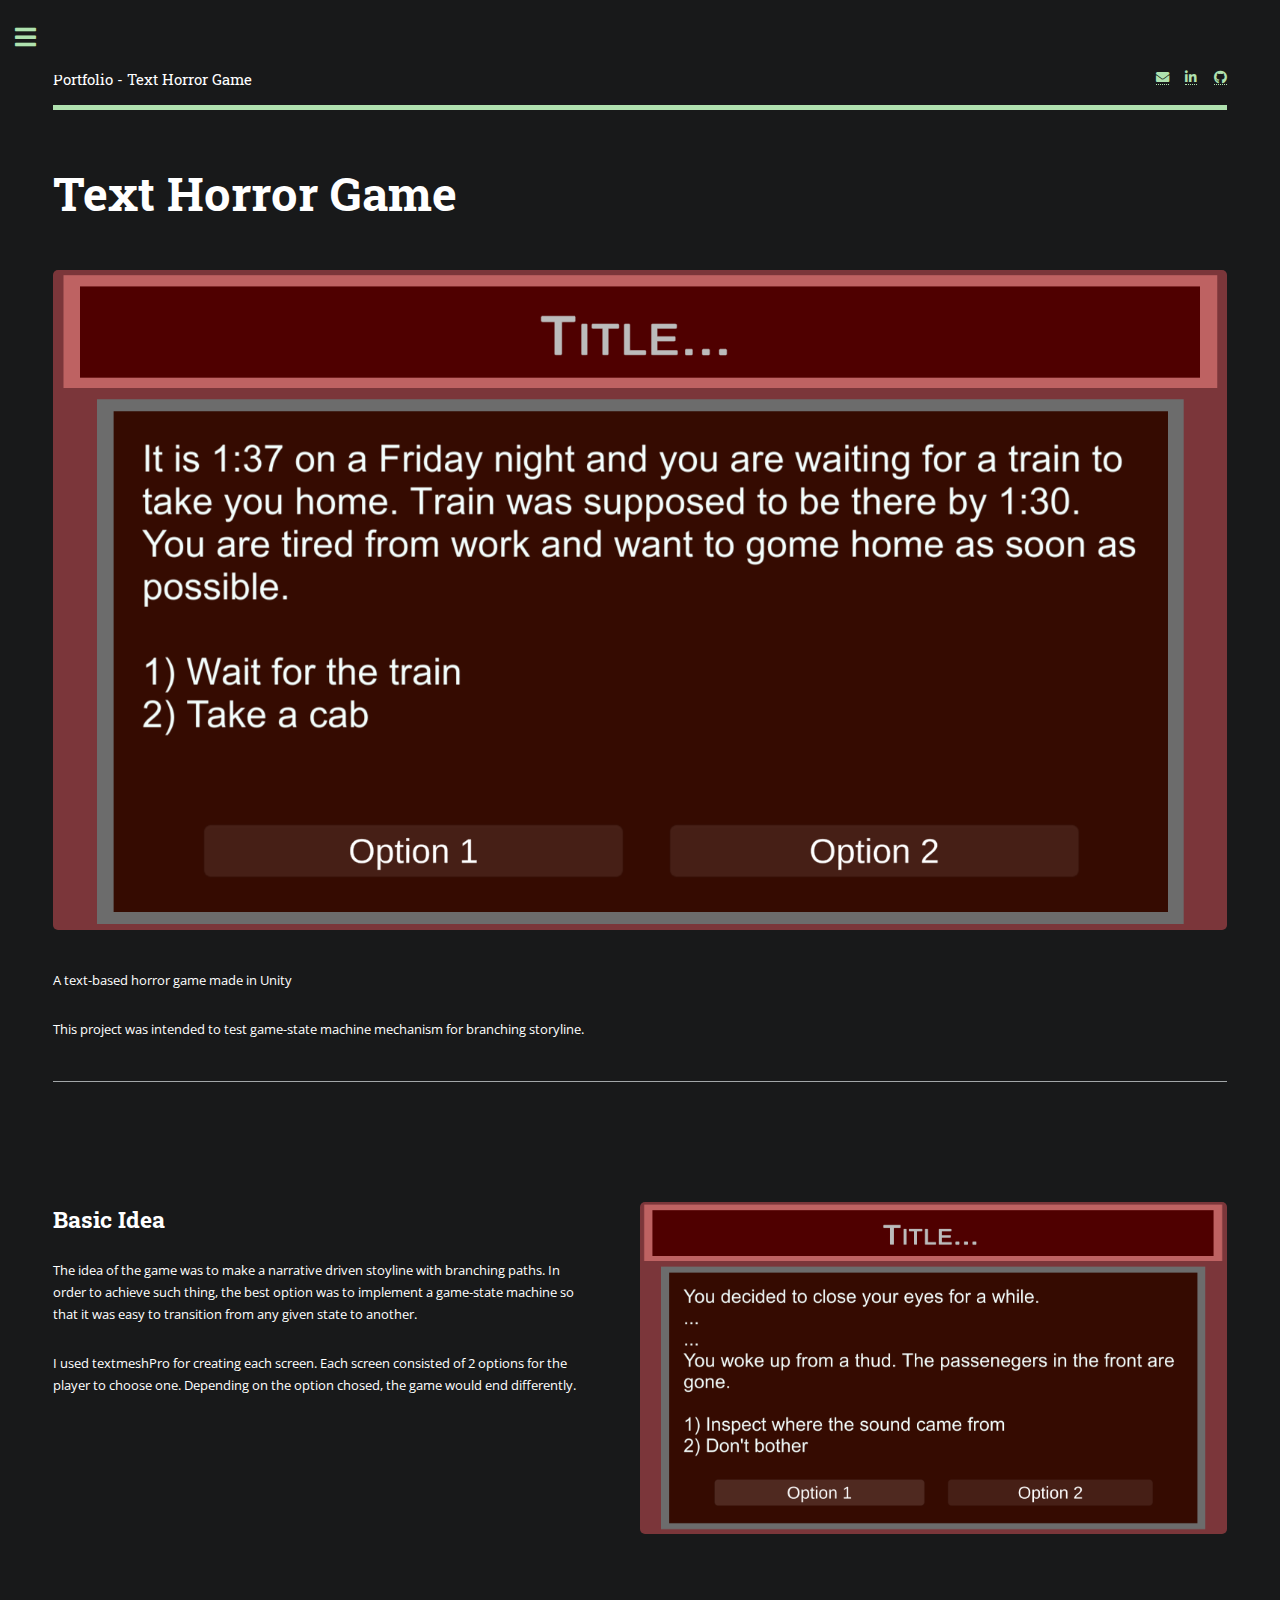
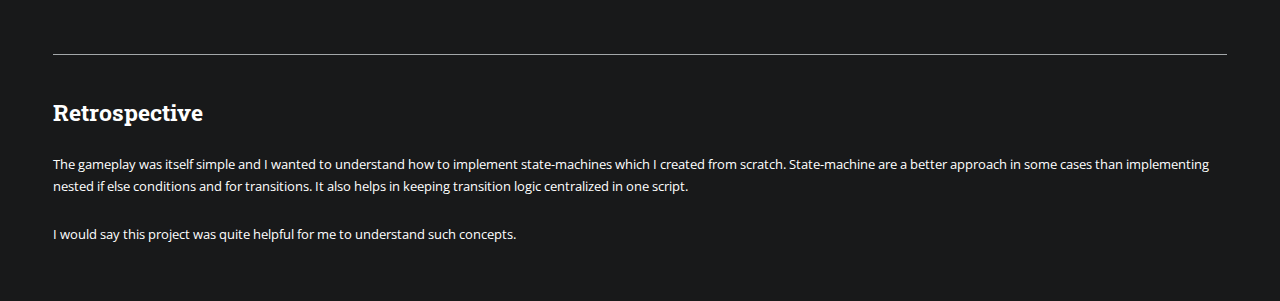
<file: textHorror.html>
<!DOCTYPE html>
<!--
	Editorial by HTML5 UP
	html5up.net | @ajlkn
	Free for personal and commercial use under the CCA 3.0 license (html5up.net/license)
-->
<html>
  <head>
    <title>Text Horror Game</title>
    <meta charset="utf-8" />
    <meta
      name="viewport"
      content="width=device-width, initial-scale=1, user-scalable=no"
    />
    <link rel="stylesheet" href="assets/css/main.css" />
  </head>
  <body class="is-preload">
    <!-- Wrapper -->
    <div id="wrapper">
      <!-- Main -->
      <div id="main">
        <div class="inner">
          <!-- Header -->
          <header id="header">
            <a href="index.html" class="logo"
              ><strong></strong> Portfolio - Text Horror Game</a
            >
            <ul class="icons">
              <!-- <li><a href="#" class="icon brands fa-twitter"><span class="label">Twitter</span></a></li>
									<li><a href="#" class="icon brands fa-facebook-f"><span class="label">Facebook</span></a></li>
									<li><a href="#" class="icon brands fa-snapchat-ghost"><span class="label">Snapchat</span></a></li>
									<li><a href="#" class="icon brands fa-instagram"><span class="label">Instagram</span></a></li> -->
              <li>
                <a
                  href="mailto: chatterjee.rishav.17@gmail.com"
                  class="fas fa-envelope"
                ></a>
              </li>
              <li>
                <a
                  href="https://www.linkedin.com/in/rishav-chatterjee17/"
                  class="fab fa-linkedin-in"
                ></a>
              </li>
              <li>
                <a
                  href="https://github.com/RishavChatterjee17"
                  class="fab fa-github"
                ></a>
              </li>
            </ul>
          </header>

          <!-- Content -->
          <section>
            <header class="main">
              <h1>Text Horror Game</h1>
            </header>

            <span class="image main"
              ><img
                style="pointer-events: none"
                src="images/horrortxt.PNG"
                alt=""
            /></span>

            <p>A text-based horror game made in Unity</p>
            <p>
              This project was intended to test game-state machine mechanism for
              branching storyline.
            </p>
            <hr class="major" />

            <section id="banner">
              <div class="content">
                <h2>Basic Idea</h2>
                <p>
                  The idea of the game was to make a narrative driven stoyline
                  with branching paths. In order to achieve such thing, the best
                  option was to implement a game-state machine so that it was
                  easy to transition from any given state to another.
                </p>
                <p>
                  I used textmeshPro for creating each screen. Each screen
                  consisted of 2 options for the player to choose one. Depending
                  on the option chosed, the game would end differently.
                </p>
              </div>
              <span class="image object">
                <img
                  style="pointer-events: none"
                  src="images/horrortxt2.PNG"
                  alt=""
                />
              </span>
            </section>

            <hr class="major" />

            <!-- <div class="box alt">
              <h2>Gallery</h2>
              <div class="row gtr-50 gtr-uniform">
                <div class="col-4">
                  <span class="image fit"
                    ><img
                      style="pointer-events: none"
                      src="images/boxjourney1.PNG"
                      alt=""
                  /></span>
                </div>
                <div class="col-4">
                  <span class="image fit"
                    ><img
                      style="pointer-events: none"
                      src="images/boxjourney3.PNG"
                      alt=""
                  /></span>
                </div>
                <div class="col-4">
                  <span class="image fit"
                    ><img
                      style="pointer-events: none"
                      src="images/g1leadselection2.png"
                      alt=""
                  /></span>
                </div>     
              </div>
            </div> -->

            <h2>Retrospective</h2>
            <p>
              The gameplay was itself simple and I wanted to understand how to
              implement state-machines which I created from scratch.
              State-machine are a better approach in some cases than
              implementing nested if else conditions and for transitions. It
              also helps in keeping transition logic centralized in one script.
            </p>
            <p>
              I would say this project was quite helpful for me to understand
              such concepts.
            </p>
          </section>
        </div>
      </div>

      <!-- Sidebar -->
      <div id="sidebar">
        <div class="inner">
          <!-- Search
								<section id="search" class="alt">
									<form method="post" action="#">
										<input type="text" name="query" id="query" placeholder="Search" />
									</form>
								</section> -->

          <!-- Menu -->
          <nav id="menu">
            <header class="major">
              <h2>Menu</h2>
            </header>
            <ul>
              <li><a href="index.html">Homepage</a></li>
              <!-- <li><a href="generic.html">Recent Projects</a></li>
									<li><a href="elements.html">All Projects</a></li> -->
              <li>
                <span class="opener">Coding Projects</span>
                <ul>
                  <li><a href="reactGame.html">React Web-Based Game</a></li>
                  <li><a href="unityGridGame.html">Unity Engine Grid Game</a></li>
                  <li><a href="eLearningGame.html">E-Learning Management System</a></li>
                  <li><a href="eBillingSystem.html">Electrcitiy Billing System</a></li>
                  <li><a href="platformer2Dgame.html">2D Platformer Game</a></li>
                  <li><a href="gmtkGame.html">Game Jam Typing Game</a></li>
                  <li><a href="boxJourney.html">Puzzle Platformer</a></li>
                  <li><a href="textHorror.html">Text Horror Game</a></li>
                  <li><a href="openWorld.html">3D Open World Prototype</a></li>
                  <li><a href="pianoTiles.html">Piano Tiles Prototype</a></li>
                </ul>
              </li>
              <!-- <li><a href="#">Adipiscing</a></li>
									<li>
										<span class="opener">Another Submenu</span>
										<ul>
											<li><a href="#">Lorem Dolor</a></li>
											<li><a href="#">Ipsum Adipiscing</a></li>
											<li><a href="#">Tempus Magna</a></li>
											<li><a href="#">Feugiat Veroeros</a></li>
										</ul>
									</li>
									<li><a href="#">Maximus Erat</a></li>
									<li><a href="#">Sapien Mauris</a></li> -->
              <!-- <li>
                <span class="opener">Music Projects</span>
                <ul>
                  <li><a href="#">Project 1</a></li>
                  <li><a href="#">Project 2</a></li>
                  <li><a href="#">Project 3</a></li>
                  <li><a href="#">Project 4</a></li>
                </ul>
              </li> -->
              <!-- <li>
										<span class="opener">Blogs</span>
										<ul>
											<li><a href="#">Blog 1</a></li>
											<li><a href="#">Blog 2</a></li>
											<li><a href="#">Blog 3</a></li>
											<li><a href="#">Blog 4</a></li>
										</ul>
									</li> -->
              <!-- <li><a href="#">Journal</a></li> -->
              <li><a href="thesis.html">Research Work</a></li>
              <li><a href="aboutMe.html">About Me</a></li>
            </ul>
          </nav>

          <!-- Section -->
          <!-- <section>
									<header class="major">
										<h2>Ante interdum</h2>
									</header>
									<div class="mini-posts">
										<article>
											<a href="#" class="image"><img src="images/pic07.jpg" alt="" /></a>
											<p>Aenean ornare velit lacus, ac varius enim lorem ullamcorper dolore aliquam.</p>
										</article>
										<article>
											<a href="#" class="image"><img src="images/pic08.jpg" alt="" /></a>
											<p>Aenean ornare velit lacus, ac varius enim lorem ullamcorper dolore aliquam.</p>
										</article>
										<article>
											<a href="#" class="image"><img src="images/pic09.jpg" alt="" /></a>
											<p>Aenean ornare velit lacus, ac varius enim lorem ullamcorper dolore aliquam.</p>
										</article>
									</div>
									<ul class="actions">
										<li><a href="#" class="button">More</a></li>
									</ul>
								</section> -->

          <!-- Section -->
          <section>
            <header class="major">
              <h2>Contact</h2>
            </header>
            <!-- <p>Sed varius enim lorem ullamcorper dolore aliquam aenean ornare velit lacus, ac varius enim lorem ullamcorper dolore. Proin sed aliquam facilisis ante interdum. Sed nulla amet lorem feugiat tempus aliquam.</p> -->
            <ul class="contact">
              <li class="icon solid fa-envelope">
                <a href="mailto: chatterjee.rishav.17@gmail.com"
                  >chatterjee.rishav.17@gmail.com</a
                >
              </li>
              <li class="icon solid fa-phone">+1 519 560 1262</li>
              <li class="icon solid fa-folder">
                <a href="https://www.linkedin.com/in/rishav-chatterjee17/"
                  >LinkedIn</a
                >
              </li>
              <li class="icon solid fa-box">
                <a href="https://github.com/RishavChatterjee17">GitHub</a>
              </li>
              <!-- <li class="icon solid fa-home">1234 Somewhere Road #8254<br />
									Nashville, TN 00000-0000</li> -->
            </ul>
          </section>

          <!-- Footer -->
          <!-- <footer id="footer">
									<p class="copyright">&copy; Untitled. All rights reserved. Demo Images: <a href="https://unsplash.com">Unsplash</a>. Design: <a href="https://html5up.net">HTML5 UP</a>.</p>
								</footer> -->
        </div>
      </div>
    </div>

    <!-- Scripts -->
    <script src="assets/js/jquery.min.js"></script>
    <script src="assets/js/browser.min.js"></script>
    <script src="assets/js/breakpoints.min.js"></script>
    <script src="assets/js/util.js"></script>
    <script src="assets/js/main.js"></script>
  </body>
</html>
</file>
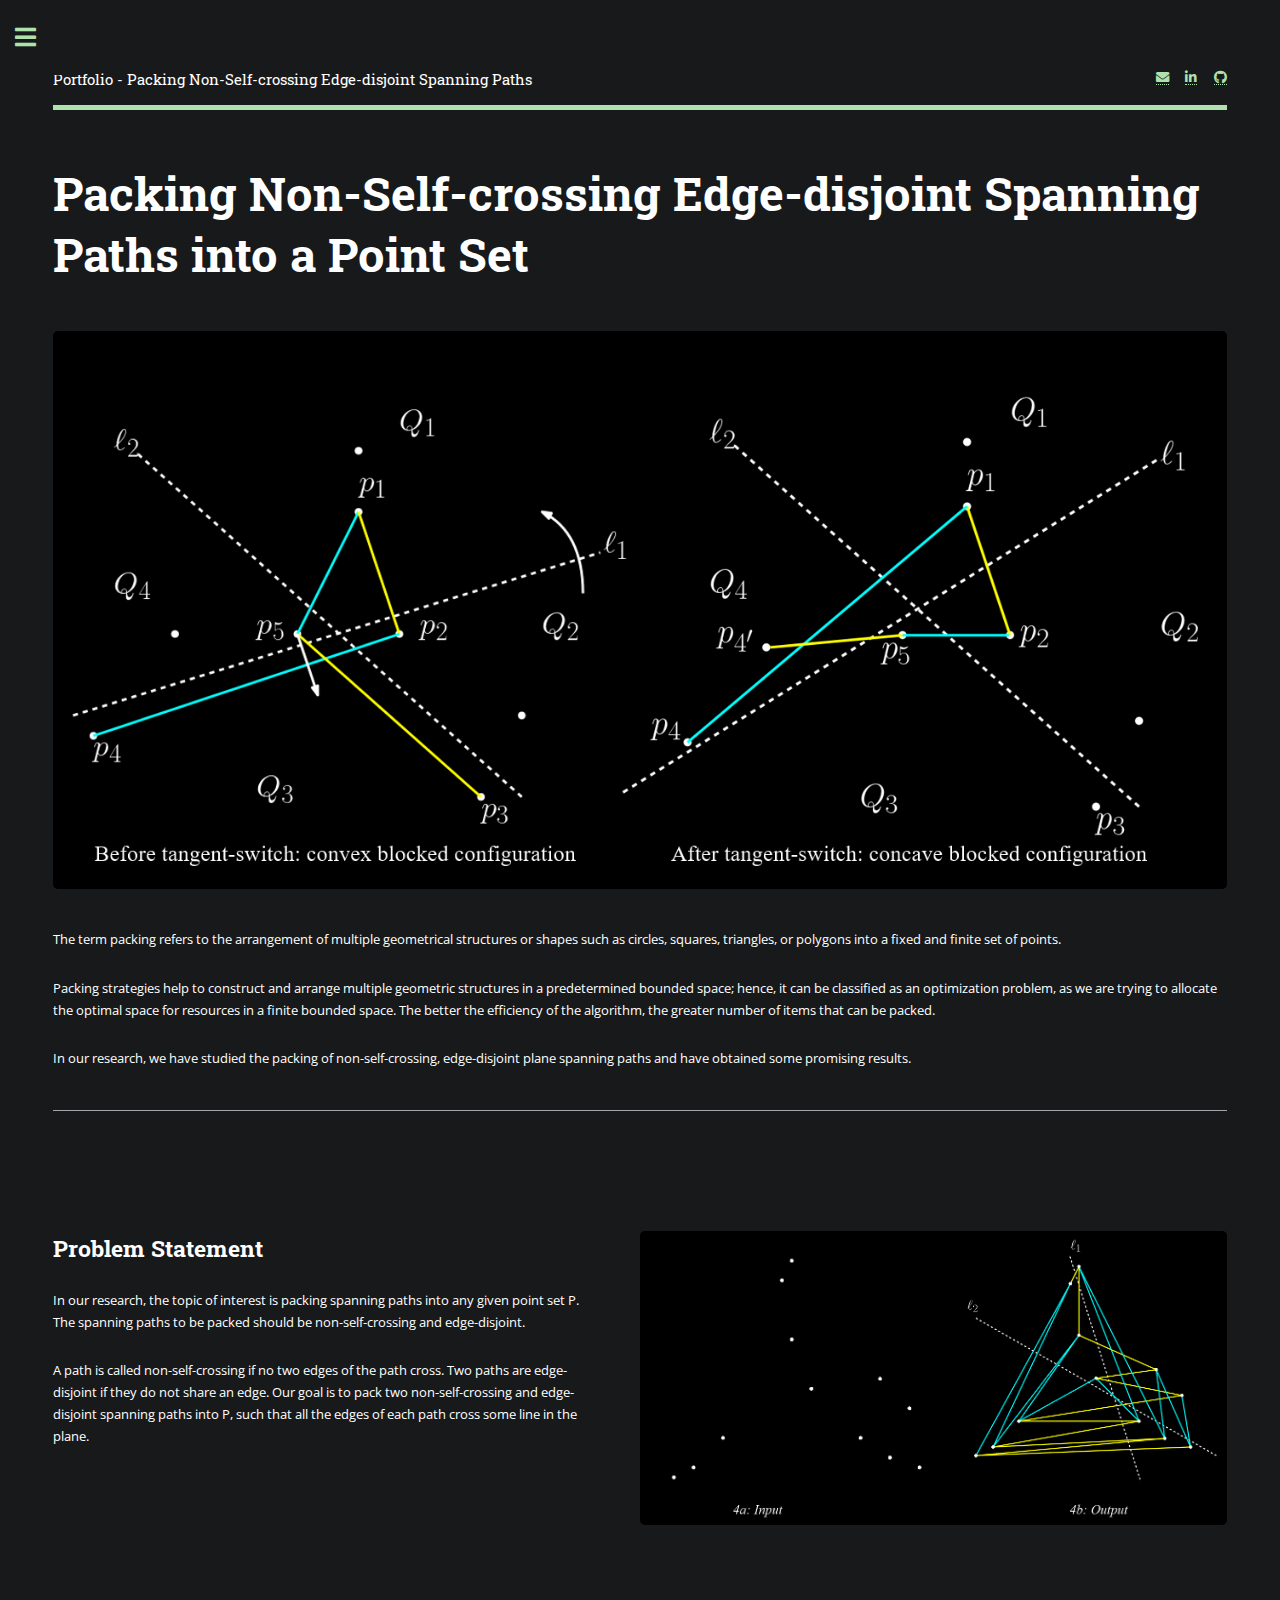
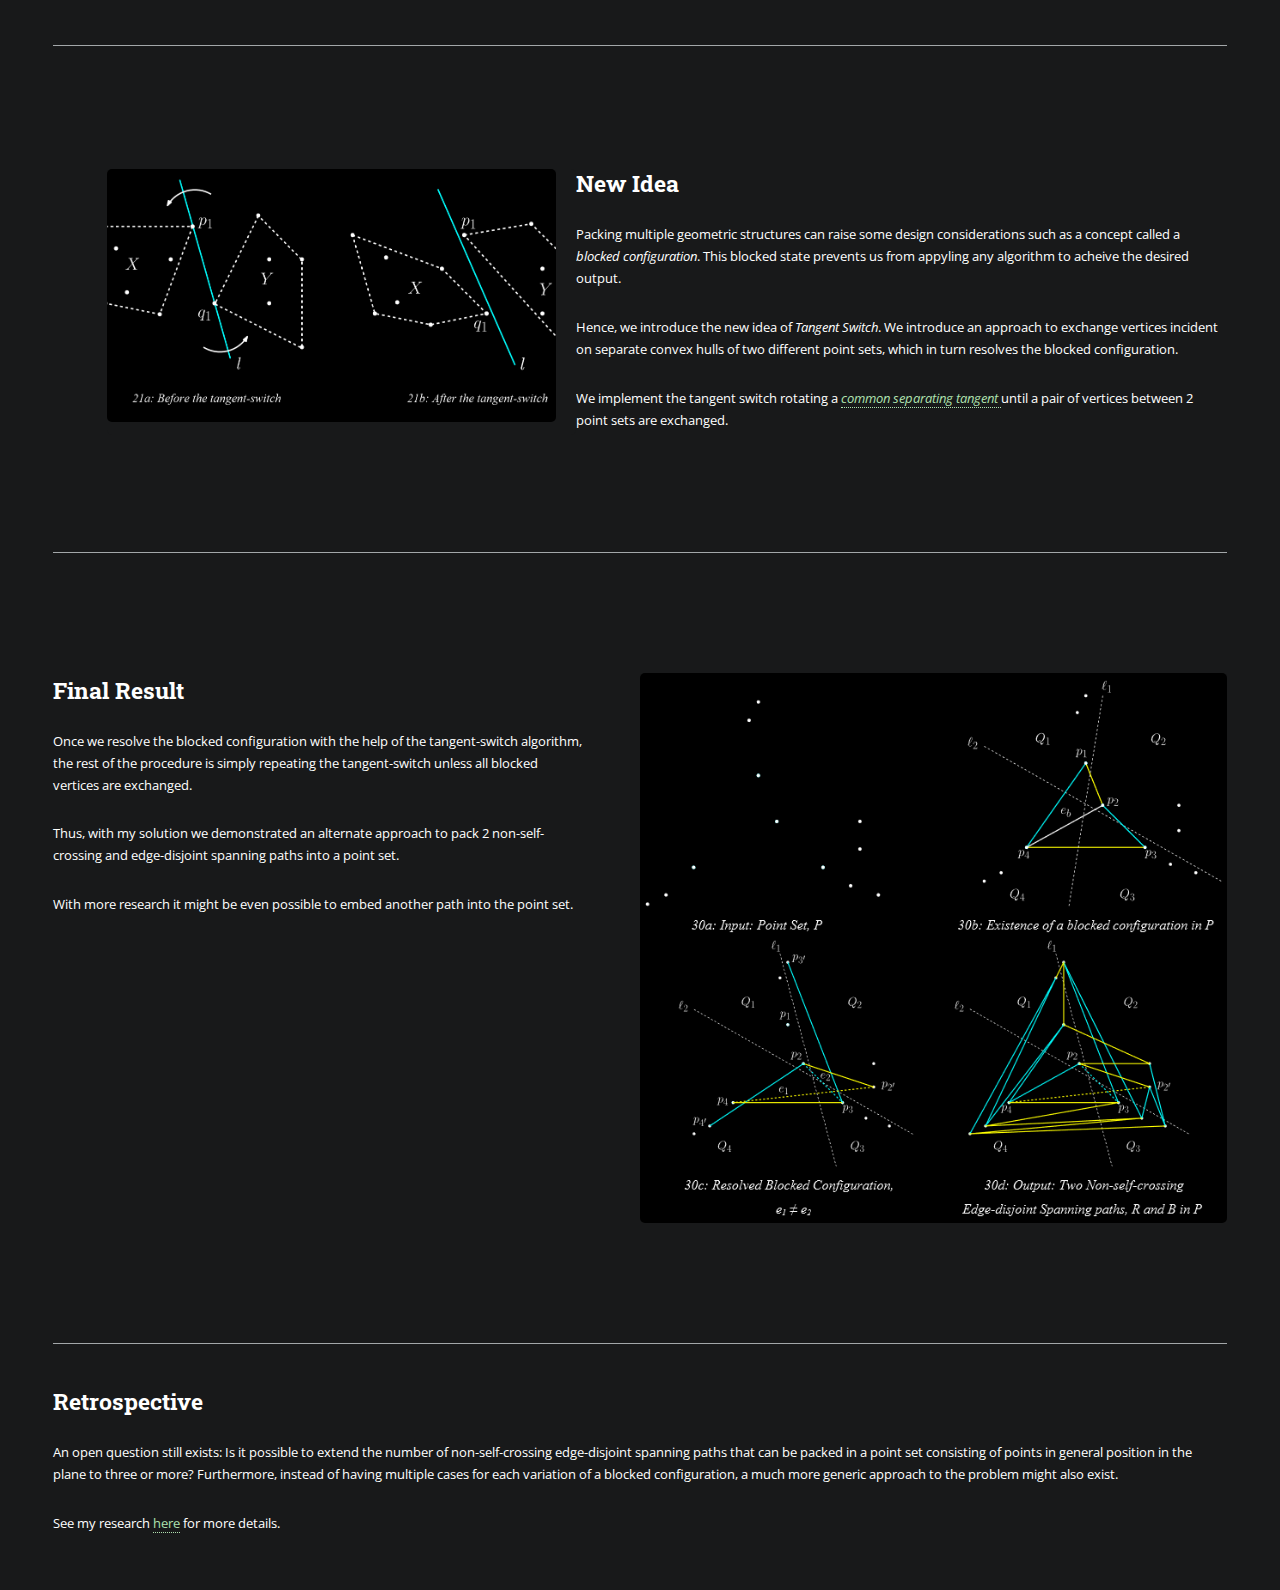
<file: thesis.html>
<!DOCTYPE html>
<!--
	Editorial by HTML5 UP
	html5up.net | @ajlkn
	Free for personal and commercial use under the CCA 3.0 license (html5up.net/license)
-->
<html>
  <head>
    <title>Packing Non-Self-crossing Edge-disjoint Spanning Paths</title>
    <meta charset="utf-8" />
    <meta
      name="viewport"
      content="width=device-width, initial-scale=1, user-scalable=no"
    />
    <link rel="stylesheet" href="assets/css/main.css" />
  </head>
  <body class="is-preload">
    <!-- Wrapper -->
    <div id="wrapper">
      <!-- Main -->
      <div id="main">
        <div class="inner">
          <!-- Header -->
          <header id="header">
            <a href="index.html" class="logo"
              ><strong></strong> Portfolio - Packing Non-Self-crossing
              Edge-disjoint Spanning Paths</a
            >
            <ul class="icons">
              <!-- <li><a href="#" class="icon brands fa-twitter"><span class="label">Twitter</span></a></li>
									<li><a href="#" class="icon brands fa-facebook-f"><span class="label">Facebook</span></a></li>
									<li><a href="#" class="icon brands fa-snapchat-ghost"><span class="label">Snapchat</span></a></li>
									<li><a href="#" class="icon brands fa-instagram"><span class="label">Instagram</span></a></li> -->
              <li>
                <a
                  href="mailto: chatterjee.rishav.17@gmail.com"
                  class="fas fa-envelope"
                ></a>
              </li>
              <li>
                <a
                  href="https://www.linkedin.com/in/rishav-chatterjee17/"
                  class="fab fa-linkedin-in"
                ></a>
              </li>
              <li>
                <a
                  href="https://github.com/RishavChatterjee17"
                  class="fab fa-github"
                ></a>
              </li>
            </ul>
          </header>

          <!-- Content -->
          <section>
            <header class="main">
              <h1>
                Packing Non-Self-crossing Edge-disjoint Spanning Paths into a
                Point Set
              </h1>
            </header>

            <span class="image main"
              ><img src="images/thesis.PNG" alt=""
            /></span>
            <p>
              The term packing refers to the arrangement of multiple geometrical
              structures or shapes such as circles, squares, triangles, or
              polygons into a fixed and finite set of points.
            </p>
            <p>
              Packing strategies help to construct and arrange multiple
              geometric structures in a predetermined bounded space; hence, it
              can be classified as an optimization problem, as we are trying to
              allocate the optimal space for resources in a finite bounded
              space. The better the efficiency of the algorithm, the greater
              number of items that can be packed.
            </p>
            <p>
              In our research, we have studied the packing of non-self-crossing,
              edge-disjoint plane spanning paths and have obtained some
              promising results.
            </p>

            <hr class="major" />

            <section id="banner">
              <div class="content">
                <h2>Problem Statement</h2>
                <p>
                  In our research, the topic of interest is packing spanning
                  paths into any given point set P. The spanning paths to be
                  packed should be non-self-crossing and edge-disjoint.
                </p>
                <p>
                  A path is called non-self-crossing if no two edges of the path
                  cross. Two paths are edge-disjoint if they do not share an
                  edge. Our goal is to pack two non-self-crossing and
                  edge-disjoint spanning paths into P, such that all the edges
                  of each path cross some line in the plane.
                </p>
              </div>
              <span class="image object">
                <img src="images/thesis1.PNG" alt="" />
              </span>
            </section>

            <hr class="major" />

            <section id="banner">
              <span class="image left">
                <img src="images/thesis2.PNG" alt="" />
              </span>
              <div class="content">
                <h2>New Idea</h2>
                <p>
                  Packing multiple geometric structures can raise some design
                  considerations such as a concept called a
                  <i>blocked configuration</i>. This blocked state prevents us
                  from appyling any algorithm to acheive the desired output.
                </p>
                <p>
                  Hence, we introduce the new idea of <i>Tangent Switch</i>. We
                  introduce an approach to exchange vertices incident on
                  separate convex hulls of two different point sets, which in
                  turn resolves the blocked configuration.
                </p>
                <p>
                  We implement the tangent switch rotating a
                  <i
                    ><a
                      href="https://en.wikipedia.org/wiki/Tangent_lines_to_circles"
                    >
                      common separating tangent
                    </a></i
                  >
                  until a pair of vertices between 2 point sets are exchanged.
                </p>
              </div>
            </section>

            <hr class="major" />

            <section id="banner">
              <div class="content">
                <h2>Final Result</h2>
                <p>
                  Once we resolve the blocked configuration with the help of the
                  tangent-switch algorithm, the rest of the procedure is simply
                  repeating the tangent-switch unless all blocked vertices are
                  exchanged.
                </p>
                <p>
                  Thus, with my solution we demonstrated an alternate approach
                  to pack 2 non-self-crossing and edge-disjoint spanning paths
                  into a point set.
                </p>
                <p>
                  With more research it might be even possible to embed another
                  path into the point set.
                </p>
              </div>
              <span class="image object">
                <img src="images/thesis3.PNG" alt="" />
              </span>
            </section>

            <!-- <hr class="major" /> -->

            <!-- <div class="box alt">
              <h2>Gallery</h2>
              <div class="row gtr-50 gtr-uniform">
                <div class="col-4">
                  <span class="image fit"
                    ><img src="images/carpanel.png" alt=""
                  /></span>
                </div>
                <div class="col-4">
                  <span class="image fit"
                    ><img src="images/g1desktop.png" alt=""
                  /></span>
                </div>
                <div class="col-4">
                  <span class="image fit"
                    ><img src="images/g1leadselection2.png" alt=""
                  /></span>
                </div>
                <div class="col-4">
                  <span class="image fit"
                    ><img src="images/g1rollerlock.png" alt=""
                  /></span>
                </div>
                <div class="col-4">
                  <span class="image fit"
                    ><img src="images/g2activitynotebook2.png" alt=""
                  /></span>
                </div>
                <div class="col-4">
                  <span class="image fit"
                    ><img src="images/g2activitypreview.png" alt=""
                  /></span>
                </div>
              </div>
            </div> -->

            <hr class="major" />

            <h2>Retrospective</h2>
            <p>
              An open question still exists: Is it possible to extend the number
              of non-self-crossing edge-disjoint spanning paths that can be
              packed in a point set consisting of points in general position in
              the plane to three or more? Furthermore, instead of having
              multiple cases for each variation of a blocked configuration, a
              much more generic approach to the problem might also exist.
            </p>
            <p>
              See my research
              <a
                href="https://www.proquest.com/openview/ed91ec0653078eadec068438dd9c310a/1.pdf?pq-origsite=gscholar&cbl=18750&diss=y"
              >
                here</a
              > for more details.
            </p>
          </section>
        </div>
      </div>

      <!-- Sidebar -->
      <div id="sidebar">
        <div class="inner">
          <!-- Search
								<section id="search" class="alt">
									<form method="post" action="#">
										<input type="text" name="query" id="query" placeholder="Search" />
									</form>
								</section> -->

          <!-- Menu -->
          <nav id="menu">
            <header class="major">
              <h2>Menu</h2>
            </header>
            <ul>
              <li><a href="index.html">Homepage</a></li>
              <!-- <li><a href="generic.html">Recent Projects</a></li>
									<li><a href="elements.html">All Projects</a></li> -->
              <li>
                <span class="opener">Coding Projects</span>
                <ul>
                  <li><a href="reactGame.html">React Web-Based Game</a></li>
                  <li><a href="unityGridGame.html">Unity Engine Grid Game</a></li>
                  <li><a href="eLearningGame.html">E-Learning Management System</a></li>
                  <li><a href="eBillingSystem.html">Electrcitiy Billing System</a></li>
                  <li><a href="platformer2Dgame.html">2D Platformer Game</a></li>
                  <li><a href="gmtkGame.html">Game Jam Typing Game</a></li>
                  <li><a href="boxJourney.html">Puzzle Platformer</a></li>
                  <li><a href="textHorror.html">Text Horror Game</a></li>
                  <li><a href="openWorld.html">3D Open World Prototype</a></li>
                  <li><a href="pianoTiles.html">Piano Tiles Prototype</a></li>
                </ul>
              </li>
              <!-- <li><a href="#">Adipiscing</a></li>
									<li>
										<span class="opener">Another Submenu</span>
										<ul>
											<li><a href="#">Lorem Dolor</a></li>
											<li><a href="#">Ipsum Adipiscing</a></li>
											<li><a href="#">Tempus Magna</a></li>
											<li><a href="#">Feugiat Veroeros</a></li>
										</ul>
									</li>
									<li><a href="#">Maximus Erat</a></li>
									<li><a href="#">Sapien Mauris</a></li> -->
              <!-- <li>
                <span class="opener">Music Projects</span>
                <ul>
                  <li><a href="#">Project 1</a></li>
                  <li><a href="#">Project 2</a></li>
                  <li><a href="#">Project 3</a></li>
                  <li><a href="#">Project 4</a></li>
                </ul>
              </li> -->
              <!-- <li>
										<span class="opener">Blogs</span>
										<ul>
											<li><a href="#">Blog 1</a></li>
											<li><a href="#">Blog 2</a></li>
											<li><a href="#">Blog 3</a></li>
											<li><a href="#">Blog 4</a></li>
										</ul>
									</li> -->
              <!-- <li><a href="#">Journal</a></li> -->
              <li><a href="thesis.html">Research Work</a></li>
              <li><a href="aboutMe.html">About Me</a></li>
            </ul>
          </nav>

          <!-- Section -->
          <!-- <section>
									<header class="major">
										<h2>Ante interdum</h2>
									</header>
									<div class="mini-posts">
										<article>
											<a href="#" class="image"><img src="images/pic07.jpg" alt="" /></a>
											<p>Aenean ornare velit lacus, ac varius enim lorem ullamcorper dolore aliquam.</p>
										</article>
										<article>
											<a href="#" class="image"><img src="images/pic08.jpg" alt="" /></a>
											<p>Aenean ornare velit lacus, ac varius enim lorem ullamcorper dolore aliquam.</p>
										</article>
										<article>
											<a href="#" class="image"><img src="images/pic09.jpg" alt="" /></a>
											<p>Aenean ornare velit lacus, ac varius enim lorem ullamcorper dolore aliquam.</p>
										</article>
									</div>
									<ul class="actions">
										<li><a href="#" class="button">More</a></li>
									</ul>
								</section> -->

          <!-- Section -->
          <section>
            <header class="major">
              <h2>Contact</h2>
            </header>
            <!-- <p>Sed varius enim lorem ullamcorper dolore aliquam aenean ornare velit lacus, ac varius enim lorem ullamcorper dolore. Proin sed aliquam facilisis ante interdum. Sed nulla amet lorem feugiat tempus aliquam.</p> -->
            <ul class="contact">
              <li class="icon solid fa-envelope">
                <a href="mailto: chatterjee.rishav.17@gmail.com"
                  >chatterjee.rishav.17@gmail.com</a
                >
              </li>
              <li class="icon solid fa-phone">+1 519 560 1262</li>
              <li class="icon solid fa-folder">
                <a href="https://www.linkedin.com/in/rishav-chatterjee17/"
                  >LinkedIn</a
                >
              </li>
              <li class="icon solid fa-box">
                <a href="https://github.com/RishavChatterjee17">GitHub</a>
              </li>
              <!-- <li class="icon solid fa-home">1234 Somewhere Road #8254<br />
									Nashville, TN 00000-0000</li> -->
            </ul>
          </section>

          <!-- Footer -->
          <!-- <footer id="footer">
									<p class="copyright">&copy; Untitled. All rights reserved. Demo Images: <a href="https://unsplash.com">Unsplash</a>. Design: <a href="https://html5up.net">HTML5 UP</a>.</p>
								</footer> -->
        </div>
      </div>
    </div>

    <!-- Scripts -->
    <script src="assets/js/jquery.min.js"></script>
    <script src="assets/js/browser.min.js"></script>
    <script src="assets/js/breakpoints.min.js"></script>
    <script src="assets/js/util.js"></script>
    <script src="assets/js/main.js"></script>
  </body>
</html>
</file>
<file: assets/css/main.css>
@import url(fontawesome-all.min.css);
@import url("https://fonts.googleapis.com/css?family=Open+Sans:400,600,400italic,600italic|Roboto+Slab:400,700");

/*
	Editorial by HTML5 UP
	html5up.net | @ajlkn
	Free for personal and commercial use under the CCA 3.0 license (html5up.net/license)
*/
html,
body,
div,
span,
applet,
object,
iframe,
h1,
h2,
h3,
h4,
h5,
h6,
p,
blockquote,
pre,
a,
abbr,
acronym,
address,
big,
cite,
code,
del,
dfn,
em,
img,
ins,
kbd,
q,
s,
samp,
small,
strike,
strong,
sub,
sup,
tt,
var,
b,
u,
i,
center,
dl,
dt,
dd,
ol,
ul,
li,
fieldset,
form,
label,
legend,
table,
caption,
tbody,
tfoot,
thead,
tr,
th,
td,
article,
aside,
canvas,
details,
embed,
figure,
figcaption,
footer,
header,
hgroup,
menu,
nav,
output,
ruby,
section,
summary,
time,
mark,
audio,
video {
  margin: 0;
  padding: 0;
  border: 0;
  font-size: 100%;
  font: inherit;
  vertical-align: baseline;
  background-color: #18191A;
  color: white;
}

article,
aside,
details,
figcaption,
figure,
footer,
header,
hgroup,
menu,
nav,
section {
  display: block;
}

body {
  line-height: 1;
}

ol,
ul {
  list-style: none;
}

blockquote,
q {
  quotes: none;
}

blockquote:before,
blockquote:after,
q:before,
q:after {
  content: '';
  content: none;
}

table {
  border-collapse: collapse;
  border-spacing: 0;
}

body {
  -webkit-text-size-adjust: none;
}

mark {
  background-color: transparent;
  color: inherit;
}

input::-moz-focus-inner {
  border: 0;
  padding: 0;
}

input,
select,
textarea {
  -moz-appearance: none;
  -webkit-appearance: none;
  -ms-appearance: none;
  appearance: none;
}

/* Basic */
@-ms-viewport {
  width: device-width;
}

body {
  -ms-overflow-style: scrollbar;
}

@media screen and (max-width: 480px) {

  html,
  body {
    min-width: 320px;
  }
}

html {
  box-sizing: border-box;
}

*,
*:before,
*:after {
  box-sizing: inherit;
}

body {
  background: #ffffff;
}

body.is-preload *,
body.is-preload *:before,
body.is-preload *:after,
body.is-resizing *,
body.is-resizing *:before,
body.is-resizing *:after {
  -moz-animation: none !important;
  -webkit-animation: none !important;
  -ms-animation: none !important;
  animation: none !important;
  -moz-transition: none !important;
  -webkit-transition: none !important;
  -ms-transition: none !important;
  transition: none !important;
}

/* Type */
body,
input,
select,
textarea {
  color: #7f888f;
  font-family: "Open Sans", sans-serif;
  font-size: 13pt;
  font-weight: 400;
  line-height: 1.65;
}

@media screen and (max-width: 1680px) {

  body,
  input,
  select,
  textarea {
    font-size: 11pt;
  }
}

@media screen and (max-width: 1280px) {

  body,
  input,
  select,
  textarea {
    font-size: 10pt;
  }
}

@media screen and (max-width: 360px) {

  body,
  input,
  select,
  textarea {
    font-size: 9pt;
  }
}

a {
  -moz-transition: color 0.2s ease-in-out, border-bottom-color 0.2s ease-in-out;
  -webkit-transition: color 0.2s ease-in-out, border-bottom-color 0.2s ease-in-out;
  -ms-transition: color 0.2s ease-in-out, border-bottom-color 0.2s ease-in-out;
  transition: color 0.2s ease-in-out, border-bottom-color 0.2s ease-in-out;
  border-bottom: dotted 1px;
  color: #AFE1AF;
  text-decoration: none;
}

a:hover {
  border-bottom-color: #AFE1AF;
  color: #AFE1AF !important;
}

a:hover strong {
  color: inherit;
}

strong,
b {
  color: #3d4449;
  font-weight: 600;
}

em,
i {
  font-style: italic;
}

p {
  margin: 0 0 2em 0;
}

h1,
h2,
h3,
h4,
h5,
h6 {
  color: white;
  font-family: "Roboto Slab", serif;
  font-weight: 700;
  line-height: 1.5;
  margin: 0 0 1em 0;
}

h1 a,
h2 a,
h3 a,
h4 a,
h5 a,
h6 a {
  color: inherit;
  text-decoration: none;
  border-bottom: 0;
}

h1 {
  font-size: 4em;
  margin: 0 0 0.5em 0;
  line-height: 1.3;
}

h2 {
  font-size: 1.75em;
}

h3 {
  font-size: 1.25em;
}

h4 {
  font-size: 1.1em;
}

h5 {
  font-size: 0.9em;
}

h6 {
  font-size: 0.7em;
}

@media screen and (max-width: 1680px) {
  h1 {
    font-size: 3.5em;
  }
}

@media screen and (max-width: 980px) {
  h1 {
    font-size: 3.25em;
  }
}

@media screen and (max-width: 736px) {
  h1 {
    font-size: 2em;
    line-height: 1.4;
  }

  h2 {
    font-size: 1.5em;
  }
}

sub {
  font-size: 0.8em;
  position: relative;
  top: 0.5em;
}

sup {
  font-size: 0.8em;
  position: relative;
  top: -0.5em;
}

blockquote {
  border-left: solid 3px rgba(210, 215, 217, 0.75);
  font-style: italic;
  margin: 0 0 2em 0;
  padding: 0.5em 0 0.5em 2em;
}

code {
  background: rgba(230, 235, 237, 0.25);
  border-radius: 0.375em;
  border: solid 1px rgba(210, 215, 217, 0.75);
  font-family: "Courier New", monospace;
  font-size: 0.9em;
  margin: 0 0.25em;
  padding: 0.25em 0.65em;
}

pre {
  -webkit-overflow-scrolling: touch;
  font-family: "Courier New", monospace;
  font-size: 0.9em;
  margin: 0 0 2em 0;
}

pre code {
  display: block;
  line-height: 1.75;
  padding: 1em 1.5em;
  overflow-x: auto;
}

hr {
  border: 0;
  border-bottom: solid 1px rgba(210, 215, 217, 0.75);
  margin: 2em 0;
}

hr.major {
  margin: 3em 0;
}

.align-left {
  text-align: left;
}

.align-center {
  text-align: center;
}

.align-right {
  text-align: right;
}

/* Row */
.row {
  display: flex;
  flex-wrap: wrap;
  box-sizing: border-box;
  align-items: stretch;
}

.row>* {
  box-sizing: border-box;
}

.row.gtr-uniform>*> :last-child {
  margin-bottom: 0;
}

.row.aln-left {
  justify-content: flex-start;
}

.row.aln-center {
  justify-content: center;
}

.row.aln-right {
  justify-content: flex-end;
}

.row.aln-top {
  align-items: flex-start;
}

.row.aln-middle {
  align-items: center;
}

.row.aln-bottom {
  align-items: flex-end;
}

.row>.imp {
  order: -1;
}

.row>.col-1 {
  width: 8.33333%;
}

.row>.off-1 {
  margin-left: 8.33333%;
}

.row>.col-2 {
  width: 16.66667%;
}

.row>.off-2 {
  margin-left: 16.66667%;
}

.row>.col-3 {
  width: 25%;
}

.row>.off-3 {
  margin-left: 25%;
}

.row>.col-4 {
  width: 33.33333%;
}

.row>.off-4 {
  margin-left: 33.33333%;
}

.row>.col-5 {
  width: 41.66667%;
}

.row>.off-5 {
  margin-left: 41.66667%;
}

.row>.col-6 {
  width: 50%;
}

.row>.off-6 {
  margin-left: 50%;
}

.row>.col-7 {
  width: 58.33333%;
}

.row>.off-7 {
  margin-left: 58.33333%;
}

.row>.col-8 {
  width: 66.66667%;
}

.row>.off-8 {
  margin-left: 66.66667%;
}

.row>.col-9 {
  width: 75%;
}

.row>.off-9 {
  margin-left: 75%;
}

.row>.col-10 {
  width: 83.33333%;
}

.row>.off-10 {
  margin-left: 83.33333%;
}

.row>.col-11 {
  width: 91.66667%;
}

.row>.off-11 {
  margin-left: 91.66667%;
}

.row>.col-12 {
  width: 100%;
}

.row>.off-12 {
  margin-left: 100%;
}

.row.gtr-0 {
  margin-top: 0;
  margin-left: 0em;
}

.row.gtr-0>* {
  padding: 0 0 0 0em;
}

.row.gtr-0.gtr-uniform {
  margin-top: 0em;
}

.row.gtr-0.gtr-uniform>* {
  padding-top: 0em;
}

.row.gtr-25 {
  margin-top: 0;
  margin-left: -0.375em;
}

.row.gtr-25>* {
  padding: 0 0 0 0.375em;
}

.row.gtr-25.gtr-uniform {
  margin-top: -0.375em;
}

.row.gtr-25.gtr-uniform>* {
  padding-top: 0.375em;
}

.row.gtr-50 {
  margin-top: 0;
  margin-left: -0.75em;
}

.row.gtr-50>* {
  padding: 0 0 0 0.75em;
}

.row.gtr-50.gtr-uniform {
  margin-top: -0.75em;
}

.row.gtr-50.gtr-uniform>* {
  padding-top: 0.75em;
}

.row {
  margin-top: 0;
  margin-left: -1.5em;
}

.row>* {
  padding: 0 0 0 1.5em;
}

.row.gtr-uniform {
  margin-top: -1.5em;
}

.row.gtr-uniform>* {
  padding-top: 1.5em;
}

.row.gtr-150 {
  margin-top: 0;
  margin-left: -2.25em;
}

.row.gtr-150>* {
  padding: 0 0 0 2.25em;
}

.row.gtr-150.gtr-uniform {
  margin-top: -2.25em;
}

.row.gtr-150.gtr-uniform>* {
  padding-top: 2.25em;
}

.row.gtr-200 {
  margin-top: 0;
  margin-left: -3em;
}

.row.gtr-200>* {
  padding: 0 0 0 3em;
}

.row.gtr-200.gtr-uniform {
  margin-top: -3em;
}

.row.gtr-200.gtr-uniform>* {
  padding-top: 3em;
}

@media screen and (max-width: 1680px) {
  .row {
    display: flex;
    flex-wrap: wrap;
    box-sizing: border-box;
    align-items: stretch;
  }

  .row>* {
    box-sizing: border-box;
  }

  .row.gtr-uniform>*> :last-child {
    margin-bottom: 0;
  }

  .row.aln-left {
    justify-content: flex-start;
  }

  .row.aln-center {
    justify-content: center;
  }

  .row.aln-right {
    justify-content: flex-end;
  }

  .row.aln-top {
    align-items: flex-start;
  }

  .row.aln-middle {
    align-items: center;
  }

  .row.aln-bottom {
    align-items: flex-end;
  }

  .row>.imp-xlarge {
    order: -1;
  }

  .row>.col-1-xlarge {
    width: 8.33333%;
  }

  .row>.off-1-xlarge {
    margin-left: 8.33333%;
  }

  .row>.col-2-xlarge {
    width: 16.66667%;
  }

  .row>.off-2-xlarge {
    margin-left: 16.66667%;
  }

  .row>.col-3-xlarge {
    width: 25%;
  }

  .row>.off-3-xlarge {
    margin-left: 25%;
  }

  .row>.col-4-xlarge {
    width: 33.33333%;
  }

  .row>.off-4-xlarge {
    margin-left: 33.33333%;
  }

  .row>.col-5-xlarge {
    width: 41.66667%;
  }

  .row>.off-5-xlarge {
    margin-left: 41.66667%;
  }

  .row>.col-6-xlarge {
    width: 50%;
  }

  .row>.off-6-xlarge {
    margin-left: 50%;
  }

  .row>.col-7-xlarge {
    width: 58.33333%;
  }

  .row>.off-7-xlarge {
    margin-left: 58.33333%;
  }

  .row>.col-8-xlarge {
    width: 66.66667%;
  }

  .row>.off-8-xlarge {
    margin-left: 66.66667%;
  }

  .row>.col-9-xlarge {
    width: 75%;
  }

  .row>.off-9-xlarge {
    margin-left: 75%;
  }

  .row>.col-10-xlarge {
    width: 83.33333%;
  }

  .row>.off-10-xlarge {
    margin-left: 83.33333%;
  }

  .row>.col-11-xlarge {
    width: 91.66667%;
  }

  .row>.off-11-xlarge {
    margin-left: 91.66667%;
  }

  .row>.col-12-xlarge {
    width: 100%;
  }

  .row>.off-12-xlarge {
    margin-left: 100%;
  }

  .row.gtr-0 {
    margin-top: 0;
    margin-left: 0em;
  }

  .row.gtr-0>* {
    padding: 0 0 0 0em;
  }

  .row.gtr-0.gtr-uniform {
    margin-top: 0em;
  }

  .row.gtr-0.gtr-uniform>* {
    padding-top: 0em;
  }

  .row.gtr-25 {
    margin-top: 0;
    margin-left: -0.375em;
  }

  .row.gtr-25>* {
    padding: 0 0 0 0.375em;
  }

  .row.gtr-25.gtr-uniform {
    margin-top: -0.375em;
  }

  .row.gtr-25.gtr-uniform>* {
    padding-top: 0.375em;
  }

  .row.gtr-50 {
    margin-top: 0;
    margin-left: -0.75em;
  }

  .row.gtr-50>* {
    padding: 0 0 0 0.75em;
  }

  .row.gtr-50.gtr-uniform {
    margin-top: -0.75em;
  }

  .row.gtr-50.gtr-uniform>* {
    padding-top: 0.75em;
  }

  .row {
    margin-top: 0;
    margin-left: -1.5em;
  }

  .row>* {
    padding: 0 0 0 1.5em;
  }

  .row.gtr-uniform {
    margin-top: -1.5em;
  }

  .row.gtr-uniform>* {
    padding-top: 1.5em;
  }

  .row.gtr-150 {
    margin-top: 0;
    margin-left: -2.25em;
  }

  .row.gtr-150>* {
    padding: 0 0 0 2.25em;
  }

  .row.gtr-150.gtr-uniform {
    margin-top: -2.25em;
  }

  .row.gtr-150.gtr-uniform>* {
    padding-top: 2.25em;
  }

  .row.gtr-200 {
    margin-top: 0;
    margin-left: -3em;
  }

  .row.gtr-200>* {
    padding: 0 0 0 3em;
  }

  .row.gtr-200.gtr-uniform {
    margin-top: -3em;
  }

  .row.gtr-200.gtr-uniform>* {
    padding-top: 3em;
  }
}

@media screen and (max-width: 1280px) {
  .row {
    display: flex;
    flex-wrap: wrap;
    box-sizing: border-box;
    align-items: stretch;
  }

  .row>* {
    box-sizing: border-box;
  }

  .row.gtr-uniform>*> :last-child {
    margin-bottom: 0;
  }

  .row.aln-left {
    justify-content: flex-start;
  }

  .row.aln-center {
    justify-content: center;
  }

  .row.aln-right {
    justify-content: flex-end;
  }

  .row.aln-top {
    align-items: flex-start;
  }

  .row.aln-middle {
    align-items: center;
  }

  .row.aln-bottom {
    align-items: flex-end;
  }

  .row>.imp-large {
    order: -1;
  }

  .row>.col-1-large {
    width: 8.33333%;
  }

  .row>.off-1-large {
    margin-left: 8.33333%;
  }

  .row>.col-2-large {
    width: 16.66667%;
  }

  .row>.off-2-large {
    margin-left: 16.66667%;
  }

  .row>.col-3-large {
    width: 25%;
  }

  .row>.off-3-large {
    margin-left: 25%;
  }

  .row>.col-4-large {
    width: 33.33333%;
  }

  .row>.off-4-large {
    margin-left: 33.33333%;
  }

  .row>.col-5-large {
    width: 41.66667%;
  }

  .row>.off-5-large {
    margin-left: 41.66667%;
  }

  .row>.col-6-large {
    width: 50%;
  }

  .row>.off-6-large {
    margin-left: 50%;
  }

  .row>.col-7-large {
    width: 58.33333%;
  }

  .row>.off-7-large {
    margin-left: 58.33333%;
  }

  .row>.col-8-large {
    width: 66.66667%;
  }

  .row>.off-8-large {
    margin-left: 66.66667%;
  }

  .row>.col-9-large {
    width: 75%;
  }

  .row>.off-9-large {
    margin-left: 75%;
  }

  .row>.col-10-large {
    width: 83.33333%;
  }

  .row>.off-10-large {
    margin-left: 83.33333%;
  }

  .row>.col-11-large {
    width: 91.66667%;
  }

  .row>.off-11-large {
    margin-left: 91.66667%;
  }

  .row>.col-12-large {
    width: 100%;
  }

  .row>.off-12-large {
    margin-left: 100%;
  }

  .row.gtr-0 {
    margin-top: 0;
    margin-left: 0em;
  }

  .row.gtr-0>* {
    padding: 0 0 0 0em;
  }

  .row.gtr-0.gtr-uniform {
    margin-top: 0em;
  }

  .row.gtr-0.gtr-uniform>* {
    padding-top: 0em;
  }

  .row.gtr-25 {
    margin-top: 0;
    margin-left: -0.375em;
  }

  .row.gtr-25>* {
    padding: 0 0 0 0.375em;
  }

  .row.gtr-25.gtr-uniform {
    margin-top: -0.375em;
  }

  .row.gtr-25.gtr-uniform>* {
    padding-top: 0.375em;
  }

  .row.gtr-50 {
    margin-top: 0;
    margin-left: -0.75em;
  }

  .row.gtr-50>* {
    padding: 0 0 0 0.75em;
  }

  .row.gtr-50.gtr-uniform {
    margin-top: -0.75em;
  }

  .row.gtr-50.gtr-uniform>* {
    padding-top: 0.75em;
  }

  .row {
    margin-top: 0;
    margin-left: -1.5em;
  }

  .row>* {
    padding: 0 0 0 1.5em;
  }

  .row.gtr-uniform {
    margin-top: -1.5em;
  }

  .row.gtr-uniform>* {
    padding-top: 1.5em;
  }

  .row.gtr-150 {
    margin-top: 0;
    margin-left: -2.25em;
  }

  .row.gtr-150>* {
    padding: 0 0 0 2.25em;
  }

  .row.gtr-150.gtr-uniform {
    margin-top: -2.25em;
  }

  .row.gtr-150.gtr-uniform>* {
    padding-top: 2.25em;
  }

  .row.gtr-200 {
    margin-top: 0;
    margin-left: -3em;
  }

  .row.gtr-200>* {
    padding: 0 0 0 3em;
  }

  .row.gtr-200.gtr-uniform {
    margin-top: -3em;
  }

  .row.gtr-200.gtr-uniform>* {
    padding-top: 3em;
  }
}

@media screen and (max-width: 980px) {
  .row {
    display: flex;
    flex-wrap: wrap;
    box-sizing: border-box;
    align-items: stretch;
  }

  .row>* {
    box-sizing: border-box;
  }

  .row.gtr-uniform>*> :last-child {
    margin-bottom: 0;
  }

  .row.aln-left {
    justify-content: flex-start;
  }

  .row.aln-center {
    justify-content: center;
  }

  .row.aln-right {
    justify-content: flex-end;
  }

  .row.aln-top {
    align-items: flex-start;
  }

  .row.aln-middle {
    align-items: center;
  }

  .row.aln-bottom {
    align-items: flex-end;
  }

  .row>.imp-medium {
    order: -1;
  }

  .row>.col-1-medium {
    width: 8.33333%;
  }

  .row>.off-1-medium {
    margin-left: 8.33333%;
  }

  .row>.col-2-medium {
    width: 16.66667%;
  }

  .row>.off-2-medium {
    margin-left: 16.66667%;
  }

  .row>.col-3-medium {
    width: 25%;
  }

  .row>.off-3-medium {
    margin-left: 25%;
  }

  .row>.col-4-medium {
    width: 33.33333%;
  }

  .row>.off-4-medium {
    margin-left: 33.33333%;
  }

  .row>.col-5-medium {
    width: 41.66667%;
  }

  .row>.off-5-medium {
    margin-left: 41.66667%;
  }

  .row>.col-6-medium {
    width: 50%;
  }

  .row>.off-6-medium {
    margin-left: 50%;
  }

  .row>.col-7-medium {
    width: 58.33333%;
  }

  .row>.off-7-medium {
    margin-left: 58.33333%;
  }

  .row>.col-8-medium {
    width: 66.66667%;
  }

  .row>.off-8-medium {
    margin-left: 66.66667%;
  }

  .row>.col-9-medium {
    width: 75%;
  }

  .row>.off-9-medium {
    margin-left: 75%;
  }

  .row>.col-10-medium {
    width: 83.33333%;
  }

  .row>.off-10-medium {
    margin-left: 83.33333%;
  }

  .row>.col-11-medium {
    width: 91.66667%;
  }

  .row>.off-11-medium {
    margin-left: 91.66667%;
  }

  .row>.col-12-medium {
    width: 100%;
  }

  .row>.off-12-medium {
    margin-left: 100%;
  }

  .row.gtr-0 {
    margin-top: 0;
    margin-left: 0em;
  }

  .row.gtr-0>* {
    padding: 0 0 0 0em;
  }

  .row.gtr-0.gtr-uniform {
    margin-top: 0em;
  }

  .row.gtr-0.gtr-uniform>* {
    padding-top: 0em;
  }

  .row.gtr-25 {
    margin-top: 0;
    margin-left: -0.375em;
  }

  .row.gtr-25>* {
    padding: 0 0 0 0.375em;
  }

  .row.gtr-25.gtr-uniform {
    margin-top: -0.375em;
  }

  .row.gtr-25.gtr-uniform>* {
    padding-top: 0.375em;
  }

  .row.gtr-50 {
    margin-top: 0;
    margin-left: -0.75em;
  }

  .row.gtr-50>* {
    padding: 0 0 0 0.75em;
  }

  .row.gtr-50.gtr-uniform {
    margin-top: -0.75em;
  }

  .row.gtr-50.gtr-uniform>* {
    padding-top: 0.75em;
  }

  .row {
    margin-top: 0;
    margin-left: -1.5em;
  }

  .row>* {
    padding: 0 0 0 1.5em;
  }

  .row.gtr-uniform {
    margin-top: -1.5em;
  }

  .row.gtr-uniform>* {
    padding-top: 1.5em;
  }

  .row.gtr-150 {
    margin-top: 0;
    margin-left: -2.25em;
  }

  .row.gtr-150>* {
    padding: 0 0 0 2.25em;
  }

  .row.gtr-150.gtr-uniform {
    margin-top: -2.25em;
  }

  .row.gtr-150.gtr-uniform>* {
    padding-top: 2.25em;
  }

  .row.gtr-200 {
    margin-top: 0;
    margin-left: -3em;
  }

  .row.gtr-200>* {
    padding: 0 0 0 3em;
  }

  .row.gtr-200.gtr-uniform {
    margin-top: -3em;
  }

  .row.gtr-200.gtr-uniform>* {
    padding-top: 3em;
  }
}

@media screen and (max-width: 736px) {
  .row {
    display: flex;
    flex-wrap: wrap;
    box-sizing: border-box;
    align-items: stretch;
  }

  .row>* {
    box-sizing: border-box;
  }

  .row.gtr-uniform>*> :last-child {
    margin-bottom: 0;
  }

  .row.aln-left {
    justify-content: flex-start;
  }

  .row.aln-center {
    justify-content: center;
  }

  .row.aln-right {
    justify-content: flex-end;
  }

  .row.aln-top {
    align-items: flex-start;
  }

  .row.aln-middle {
    align-items: center;
  }

  .row.aln-bottom {
    align-items: flex-end;
  }

  .row>.imp-small {
    order: -1;
  }

  .row>.col-1-small {
    width: 8.33333%;
  }

  .row>.off-1-small {
    margin-left: 8.33333%;
  }

  .row>.col-2-small {
    width: 16.66667%;
  }

  .row>.off-2-small {
    margin-left: 16.66667%;
  }

  .row>.col-3-small {
    width: 25%;
  }

  .row>.off-3-small {
    margin-left: 25%;
  }

  .row>.col-4-small {
    width: 33.33333%;
  }

  .row>.off-4-small {
    margin-left: 33.33333%;
  }

  .row>.col-5-small {
    width: 41.66667%;
  }

  .row>.off-5-small {
    margin-left: 41.66667%;
  }

  .row>.col-6-small {
    width: 50%;
  }

  .row>.off-6-small {
    margin-left: 50%;
  }

  .row>.col-7-small {
    width: 58.33333%;
  }

  .row>.off-7-small {
    margin-left: 58.33333%;
  }

  .row>.col-8-small {
    width: 66.66667%;
  }

  .row>.off-8-small {
    margin-left: 66.66667%;
  }

  .row>.col-9-small {
    width: 75%;
  }

  .row>.off-9-small {
    margin-left: 75%;
  }

  .row>.col-10-small {
    width: 83.33333%;
  }

  .row>.off-10-small {
    margin-left: 83.33333%;
  }

  .row>.col-11-small {
    width: 91.66667%;
  }

  .row>.off-11-small {
    margin-left: 91.66667%;
  }

  .row>.col-12-small {
    width: 100%;
  }

  .row>.off-12-small {
    margin-left: 100%;
  }

  .row.gtr-0 {
    margin-top: 0;
    margin-left: 0em;
  }

  .row.gtr-0>* {
    padding: 0 0 0 0em;
  }

  .row.gtr-0.gtr-uniform {
    margin-top: 0em;
  }

  .row.gtr-0.gtr-uniform>* {
    padding-top: 0em;
  }

  .row.gtr-25 {
    margin-top: 0;
    margin-left: -0.375em;
  }

  .row.gtr-25>* {
    padding: 0 0 0 0.375em;
  }

  .row.gtr-25.gtr-uniform {
    margin-top: -0.375em;
  }

  .row.gtr-25.gtr-uniform>* {
    padding-top: 0.375em;
  }

  .row.gtr-50 {
    margin-top: 0;
    margin-left: -0.75em;
  }

  .row.gtr-50>* {
    padding: 0 0 0 0.75em;
  }

  .row.gtr-50.gtr-uniform {
    margin-top: -0.75em;
  }

  .row.gtr-50.gtr-uniform>* {
    padding-top: 0.75em;
  }

  .row {
    margin-top: 0;
    margin-left: -1.5em;
  }

  .row>* {
    padding: 0 0 0 1.5em;
  }

  .row.gtr-uniform {
    margin-top: -1.5em;
  }

  .row.gtr-uniform>* {
    padding-top: 1.5em;
  }

  .row.gtr-150 {
    margin-top: 0;
    margin-left: -2.25em;
  }

  .row.gtr-150>* {
    padding: 0 0 0 2.25em;
  }

  .row.gtr-150.gtr-uniform {
    margin-top: -2.25em;
  }

  .row.gtr-150.gtr-uniform>* {
    padding-top: 2.25em;
  }

  .row.gtr-200 {
    margin-top: 0;
    margin-left: -3em;
  }

  .row.gtr-200>* {
    padding: 0 0 0 3em;
  }

  .row.gtr-200.gtr-uniform {
    margin-top: -3em;
  }

  .row.gtr-200.gtr-uniform>* {
    padding-top: 3em;
  }
}

@media screen and (max-width: 480px) {
  .row {
    display: flex;
    flex-wrap: wrap;
    box-sizing: border-box;
    align-items: stretch;
  }

  .row>* {
    box-sizing: border-box;
  }

  .row.gtr-uniform>*> :last-child {
    margin-bottom: 0;
  }

  .row.aln-left {
    justify-content: flex-start;
  }

  .row.aln-center {
    justify-content: center;
  }

  .row.aln-right {
    justify-content: flex-end;
  }

  .row.aln-top {
    align-items: flex-start;
  }

  .row.aln-middle {
    align-items: center;
  }

  .row.aln-bottom {
    align-items: flex-end;
  }

  .row>.imp-xsmall {
    order: -1;
  }

  .row>.col-1-xsmall {
    width: 8.33333%;
  }

  .row>.off-1-xsmall {
    margin-left: 8.33333%;
  }

  .row>.col-2-xsmall {
    width: 16.66667%;
  }

  .row>.off-2-xsmall {
    margin-left: 16.66667%;
  }

  .row>.col-3-xsmall {
    width: 25%;
  }

  .row>.off-3-xsmall {
    margin-left: 25%;
  }

  .row>.col-4-xsmall {
    width: 33.33333%;
  }

  .row>.off-4-xsmall {
    margin-left: 33.33333%;
  }

  .row>.col-5-xsmall {
    width: 41.66667%;
  }

  .row>.off-5-xsmall {
    margin-left: 41.66667%;
  }

  .row>.col-6-xsmall {
    width: 50%;
  }

  .row>.off-6-xsmall {
    margin-left: 50%;
  }

  .row>.col-7-xsmall {
    width: 58.33333%;
  }

  .row>.off-7-xsmall {
    margin-left: 58.33333%;
  }

  .row>.col-8-xsmall {
    width: 66.66667%;
  }

  .row>.off-8-xsmall {
    margin-left: 66.66667%;
  }

  .row>.col-9-xsmall {
    width: 75%;
  }

  .row>.off-9-xsmall {
    margin-left: 75%;
  }

  .row>.col-10-xsmall {
    width: 83.33333%;
  }

  .row>.off-10-xsmall {
    margin-left: 83.33333%;
  }

  .row>.col-11-xsmall {
    width: 91.66667%;
  }

  .row>.off-11-xsmall {
    margin-left: 91.66667%;
  }

  .row>.col-12-xsmall {
    width: 100%;
  }

  .row>.off-12-xsmall {
    margin-left: 100%;
  }

  .row.gtr-0 {
    margin-top: 0;
    margin-left: 0em;
  }

  .row.gtr-0>* {
    padding: 0 0 0 0em;
  }

  .row.gtr-0.gtr-uniform {
    margin-top: 0em;
  }

  .row.gtr-0.gtr-uniform>* {
    padding-top: 0em;
  }

  .row.gtr-25 {
    margin-top: 0;
    margin-left: -0.375em;
  }

  .row.gtr-25>* {
    padding: 0 0 0 0.375em;
  }

  .row.gtr-25.gtr-uniform {
    margin-top: -0.375em;
  }

  .row.gtr-25.gtr-uniform>* {
    padding-top: 0.375em;
  }

  .row.gtr-50 {
    margin-top: 0;
    margin-left: -0.75em;
  }

  .row.gtr-50>* {
    padding: 0 0 0 0.75em;
  }

  .row.gtr-50.gtr-uniform {
    margin-top: -0.75em;
  }

  .row.gtr-50.gtr-uniform>* {
    padding-top: 0.75em;
  }

  .row {
    margin-top: 0;
    margin-left: -1.5em;
  }

  .row>* {
    padding: 0 0 0 1.5em;
  }

  .row.gtr-uniform {
    margin-top: -1.5em;
  }

  .row.gtr-uniform>* {
    padding-top: 1.5em;
  }

  .row.gtr-150 {
    margin-top: 0;
    margin-left: -2.25em;
  }

  .row.gtr-150>* {
    padding: 0 0 0 2.25em;
  }

  .row.gtr-150.gtr-uniform {
    margin-top: -2.25em;
  }

  .row.gtr-150.gtr-uniform>* {
    padding-top: 2.25em;
  }

  .row.gtr-200 {
    margin-top: 0;
    margin-left: -3em;
  }

  .row.gtr-200>* {
    padding: 0 0 0 3em;
  }

  .row.gtr-200.gtr-uniform {
    margin-top: -3em;
  }

  .row.gtr-200.gtr-uniform>* {
    padding-top: 3em;
  }
}

/* Section/Article */
section.special,
article.special {
  text-align: center;
}

header p {
  font-family: "Roboto Slab", serif;
  font-size: 1em;
  font-weight: 400;
  letter-spacing: 0.075em;
  margin-top: -0.5em;
  text-transform: uppercase;
}

header.major> :last-child {
  border-bottom: solid 3px #AFE1AF;
  display: inline-block;
  margin: 0 0 2em 0;
  padding: 0 0.75em 0.5em 0;
}

header.main> :last-child {
  margin: 0 0 1em 0;
}

/* Form */
form {
  margin: 0 0 2em 0;
}

label {
  color: #3d4449;
  display: block;
  font-size: 0.9em;
  font-weight: 600;
  margin: 0 0 1em 0;
}

input[type="text"],
input[type="password"],
input[type="email"],
input[type="tel"],
input[type="search"],
input[type="url"],
select,
textarea {
  -moz-appearance: none;
  -webkit-appearance: none;
  -ms-appearance: none;
  appearance: none;
  background: #ffffff;
  border-radius: 0.375em;
  border: none;
  border: solid 1px rgba(210, 215, 217, 0.75);
  color: inherit;
  display: block;
  outline: 0;
  padding: 0 1em;
  text-decoration: none;
  width: 100%;
}

input[type="text"]:invalid,
input[type="password"]:invalid,
input[type="email"]:invalid,
input[type="tel"]:invalid,
input[type="search"]:invalid,
input[type="url"]:invalid,
select:invalid,
textarea:invalid {
  box-shadow: none;
}

input[type="text"]:focus,
input[type="password"]:focus,
input[type="email"]:focus,
input[type="tel"]:focus,
input[type="search"]:focus,
input[type="url"]:focus,
select:focus,
textarea:focus {
  border-color: #AFE1AF;
  box-shadow: 0 0 0 1px #AFE1AF;
}

select {
  background-image: url("data:image/svg+xml;charset=utf8,%3Csvg xmlns='http://www.w3.org/2000/svg' width='40' height='40' preserveAspectRatio='none' viewBox='0 0 40 40'%3E%3Cpath d='M9.4,12.3l10.4,10.4l10.4-10.4c0.2-0.2,0.5-0.4,0.9-0.4c0.3,0,0.6,0.1,0.9,0.4l3.3,3.3c0.2,0.2,0.4,0.5,0.4,0.9 c0,0.4-0.1,0.6-0.4,0.9L20.7,31.9c-0.2,0.2-0.5,0.4-0.9,0.4c-0.3,0-0.6-0.1-0.9-0.4L4.3,17.3c-0.2-0.2-0.4-0.5-0.4-0.9 c0-0.4,0.1-0.6,0.4-0.9l3.3-3.3c0.2-0.2,0.5-0.4,0.9-0.4S9.1,12.1,9.4,12.3z' fill='rgba(210, 215, 217, 0.75)' /%3E%3C/svg%3E");
  background-size: 1.25em;
  background-repeat: no-repeat;
  background-position: calc(100% - 1em) center;
  height: 2.75em;
  padding-right: 2.75em;
  text-overflow: ellipsis;
}

select option {
  color: #3d4449;
  background: #ffffff;
}

select:focus::-ms-value {
  background-color: transparent;
}

select::-ms-expand {
  display: none;
}

input[type="text"],
input[type="password"],
input[type="email"],
input[type="tel"],
input[type="search"],
input[type="url"],
select {
  height: 2.75em;
}

textarea {
  padding: 0.75em 1em;
}

input[type="checkbox"],
input[type="radio"] {
  -moz-appearance: none;
  -webkit-appearance: none;
  -ms-appearance: none;
  appearance: none;
  display: block;
  float: left;
  margin-right: -2em;
  opacity: 0;
  width: 1em;
  z-index: -1;
}

input[type="checkbox"]+label,
input[type="radio"]+label {
  text-decoration: none;
  color: #7f888f;
  cursor: pointer;
  display: inline-block;
  font-size: 1em;
  font-weight: 400;
  padding-left: 2.4em;
  padding-right: 0.75em;
  position: relative;
}

input[type="checkbox"]+label:before,
input[type="radio"]+label:before {
  -moz-osx-font-smoothing: grayscale;
  -webkit-font-smoothing: antialiased;
  display: inline-block;
  font-style: normal;
  font-variant: normal;
  text-rendering: auto;
  line-height: 1;
  text-transform: none !important;
  font-family: 'Font Awesome 5 Free';
  font-weight: 900;
}

input[type="checkbox"]+label:before,
input[type="radio"]+label:before {
  background: #ffffff;
  border-radius: 0.375em;
  border: solid 1px rgba(210, 215, 217, 0.75);
  content: '';
  display: inline-block;
  font-size: 0.8em;
  height: 2.0625em;
  left: 0;
  line-height: 2.0625em;
  position: absolute;
  text-align: center;
  top: 0;
  width: 2.0625em;
}

input[type="checkbox"]:checked+label:before,
input[type="radio"]:checked+label:before {
  background: #3d4449;
  border-color: #3d4449;
  color: #ffffff;
  content: '\f00c';
}

input[type="checkbox"]:focus+label:before,
input[type="radio"]:focus+label:before {
  border-color: #AFE1AF;
  box-shadow: 0 0 0 1px #AFE1AF;
}

input[type="checkbox"]+label:before {
  border-radius: 0.375em;
}

input[type="radio"]+label:before {
  border-radius: 100%;
}

::-webkit-input-placeholder {
  color: #9fa3a6 !important;
  opacity: 1.0;
}

:-moz-placeholder {
  color: #9fa3a6 !important;
  opacity: 1.0;
}

::-moz-placeholder {
  color: #9fa3a6 !important;
  opacity: 1.0;
}

:-ms-input-placeholder {
  color: #9fa3a6 !important;
  opacity: 1.0;
}

/* Box */
.box {
  border-radius: 0.375em;
  border: solid 1px rgba(210, 215, 217, 0.75);
  margin-bottom: 2em;
  padding: 1.5em;
}

.box> :last-child,
.box> :last-child> :last-child,
.box> :last-child> :last-child> :last-child {
  margin-bottom: 0;
}

.box.alt {
  border: 0;
  border-radius: 0;
  padding: 0;
}

/* Icon */
.icon {
  text-decoration: none;
  border-bottom: none;
  position: relative;
}

.icon:before {
  -moz-osx-font-smoothing: grayscale;
  -webkit-font-smoothing: antialiased;
  display: inline-block;
  font-style: normal;
  font-variant: normal;
  text-rendering: auto;
  line-height: 1;
  text-transform: none !important;
  font-family: 'Font Awesome 5 Free';
  font-weight: 400;
}

.icon>.label {
  display: none;
}

.icon:before {
  line-height: inherit;
}

.icon.solid:before {
  font-weight: 900;
}

.icon.brands:before {
  font-family: 'Font Awesome 5 Brands';
}

/* Image */
.image {
  border-radius: 0.375em;
  border: 0;
  display: inline-block;
  position: relative;
}

.image img {
  border-radius: 0.375em;
  display: block;
}

.image.left,
.image.right {
  max-width: 40%;
}

.image.left img,
.image.right img {
  width: 100%;
}

.image.left {
  float: left;
  padding: 0 1.5em 1em 0;
  top: 0.25em;
}

.image.right {
  float: right;
  padding: 0 0 1em 1.5em;
  top: 0.25em;
}

.image.fit {
  display: block;
  margin: 0 0 2em 0;
  width: 100%;
}

.image.fit img {
  width: 100%;
}

.image.main {
  display: block;
  margin: 0 0 3em 0;
  width: 100%;
}

.image.main img {
  width: 100%;
}

a.image {
  overflow: hidden;
}

a.image img {
  -moz-transition: -moz-transform 0.2s ease;
  -webkit-transition: -webkit-transform 0.2s ease;
  -ms-transition: -ms-transform 0.2s ease;
  transition: transform 0.2s ease;
}

a.image:hover img {
  -moz-transform: scale(1.075);
  -webkit-transform: scale(1.075);
  -ms-transform: scale(1.075);
  transform: scale(1.075);
}

/* List */
ol {
  list-style: decimal;
  margin: 0 0 2em 0;
  padding-left: 1.25em;
}

ol li {
  padding-left: 0.25em;
}

ul {
  list-style: disc;
  margin: 0 0 2em 0;
  padding-left: 1em;
}

ul li {
  padding-left: 0.5em;
}

ul.alt {
  list-style: none;
  padding-left: 0;
}

ul.alt li {
  border-top: solid 1px rgba(210, 215, 217, 0.75);
  padding: 0.5em 0;
}

ul.alt li:first-child {
  border-top: 0;
  padding-top: 0;
}

dl {
  margin: 0 0 2em 0;
}

dl dt {
  display: block;
  font-weight: 600;
  margin: 0 0 1em 0;
}

dl dd {
  margin-left: 2em;
}

/* Actions */
ul.actions {
  display: -moz-flex;
  display: -webkit-flex;
  display: -ms-flex;
  display: flex;
  cursor: default;
  list-style: none;
  margin-left: -1em;
  padding-left: 0;
}

ul.actions li {
  padding: 0 0 0 1em;
  vertical-align: middle;
}

ul.actions.special {
  -moz-justify-content: center;
  -webkit-justify-content: center;
  -ms-justify-content: center;
  justify-content: center;
  width: 100%;
  margin-left: 0;
}

ul.actions.special li:first-child {
  padding-left: 0;
}

ul.actions.stacked {
  -moz-flex-direction: column;
  -webkit-flex-direction: column;
  -ms-flex-direction: column;
  flex-direction: column;
  margin-left: 0;
}

ul.actions.stacked li {
  padding: 1.3em 0 0 0;
}

ul.actions.stacked li:first-child {
  padding-top: 0;
}

ul.actions.fit {
  width: calc(100% + 1em);
}

ul.actions.fit li {
  -moz-flex-grow: 1;
  -webkit-flex-grow: 1;
  -ms-flex-grow: 1;
  flex-grow: 1;
  -moz-flex-shrink: 1;
  -webkit-flex-shrink: 1;
  -ms-flex-shrink: 1;
  flex-shrink: 1;
  width: 100%;
}

ul.actions.fit li>* {
  width: 100%;
}

ul.actions.fit.stacked {
  width: 100%;
}

/* Icons */
ul.icons {
  cursor: default;
  list-style: none;
  padding-left: 0;
}

ul.icons li {
  display: inline-block;
  padding: 0 1em 0 0;
}

ul.icons li:last-child {
  padding-right: 0;
}

ul.icons li .icon {
  color: inherit;
}

ul.icons li .icon:before {
  font-size: 1.25em;
}

/* Contact */
ul.contact {
  list-style: none;
  padding: 0;
}

ul.contact li {
  text-decoration: none;
  /* border-top: solid 1px rgba(210, 215, 217, 0.75); */
  margin: 1.5em 0 0 0;
  padding: 1.5em 0 0 3em;
  position: relative;
}

ul.contact li:before {
  -moz-osx-font-smoothing: grayscale;
  -webkit-font-smoothing: antialiased;
  display: inline-block;
  font-style: normal;
  font-variant: normal;
  text-rendering: auto;
  line-height: 1;
  text-transform: none !important;
  font-family: 'Font Awesome 5 Free';
  font-weight: 400;
}

ul.contact li:before {
  color: #AFE1AF;
  display: inline-block;
  font-size: 1.5em;
  height: 1.125em;
  left: 0;
  line-height: 1.125em;
  position: absolute;
  text-align: center;
  top: 1em;
  width: 1.5em;
}

ul.contact li:first-child {
  border-top: 0;
  margin-top: 0;
  padding-top: 0;
}

ul.contact li:first-child:before {
  top: 0;
}

ul.contact li a {
  color: inherit;
}

/* Pagination */
ul.pagination {
  cursor: default;
  list-style: none;
  padding-left: 0;
}

ul.pagination li {
  display: inline-block;
  padding-left: 0;
  vertical-align: middle;
}

ul.pagination li>.page {
  -moz-transition: background-color 0.2s ease-in-out, color 0.2s ease-in-out;
  -webkit-transition: background-color 0.2s ease-in-out, color 0.2s ease-in-out;
  -ms-transition: background-color 0.2s ease-in-out, color 0.2s ease-in-out;
  transition: background-color 0.2s ease-in-out, color 0.2s ease-in-out;
  border-bottom: 0;
  border-radius: 0.375em;
  display: inline-block;
  font-size: 0.8em;
  font-weight: 600;
  height: 2em;
  line-height: 2em;
  margin: 0 0.125em;
  min-width: 2em;
  padding: 0 0.5em;
  text-align: center;
}

ul.pagination li>.page.active {
  background-color: #AFE1AF;
  color: #ffffff !important;
}

ul.pagination li>.page.active:hover {
  background-color: #f67878;
}

ul.pagination li>.page.active:active {
  background-color: #f45c5c;
}

ul.pagination li:first-child {
  padding-right: 0.75em;
}

ul.pagination li:last-child {
  padding-left: 0.75em;
}

@media screen and (max-width: 480px) {
  ul.pagination li:nth-child(n+2):nth-last-child(n+2) {
    display: none;
  }

  ul.pagination li:first-child {
    padding-right: 0;
  }
}

/* Table */
.table-wrapper {
  -webkit-overflow-scrolling: touch;
  overflow-x: auto;
}

table {
  margin: 0 0 2em 0;
  width: 100%;
}

table tbody tr {
  border: solid 1px rgba(210, 215, 217, 0.75);
  border-left: 0;
  border-right: 0;
}

table tbody tr:nth-child(2n + 1) {
  background-color: rgba(230, 235, 237, 0.25);
}

table td {
  padding: 0.75em 0.75em;
}

table th {
  color: #3d4449;
  font-size: 0.9em;
  font-weight: 600;
  padding: 0 0.75em 0.75em 0.75em;
  text-align: left;
}

table thead {
  border-bottom: solid 2px rgba(210, 215, 217, 0.75);
}

table tfoot {
  border-top: solid 2px rgba(210, 215, 217, 0.75);
}

table.alt {
  border-collapse: separate;
}

table.alt tbody tr td {
  border: solid 1px rgba(210, 215, 217, 0.75);
  border-left-width: 0;
  border-top-width: 0;
}

table.alt tbody tr td:first-child {
  border-left-width: 1px;
}

table.alt tbody tr:first-child td {
  border-top-width: 1px;
}

table.alt thead {
  border-bottom: 0;
}

table.alt tfoot {
  border-top: 0;
}

/* Button */
input[type="submit"],
input[type="reset"],
input[type="button"],
button,
.button {
  -moz-appearance: none;
  -webkit-appearance: none;
  -ms-appearance: none;
  appearance: none;
  -moz-transition: background-color 0.2s ease-in-out, color 0.2s ease-in-out;
  -webkit-transition: background-color 0.2s ease-in-out, color 0.2s ease-in-out;
  -ms-transition: background-color 0.2s ease-in-out, color 0.2s ease-in-out;
  transition: background-color 0.2s ease-in-out, color 0.2s ease-in-out;
  background-color: transparent;
  border-radius: 0.375em;
  border: 0;
  box-shadow: inset 0 0 0 2px #AFE1AF;
  color: #AFE1AF !important;
  cursor: pointer;
  display: inline-block;
  font-family: "Roboto Slab", serif;
  font-size: 0.8em;
  font-weight: 700;
  height: 3.5em;
  letter-spacing: 0.075em;
  line-height: 3.5em;
  padding: 0 2.25em;
  text-align: center;
  text-decoration: none;
  text-transform: uppercase;
  white-space: nowrap;
}

input[type="submit"]:hover,
input[type="reset"]:hover,
input[type="button"]:hover,
button:hover,
.button:hover {
  background-color: rgba(245, 106, 106, 0.05);
}

input[type="submit"]:active,
input[type="reset"]:active,
input[type="button"]:active,
button:active,
.button:active {
  background-color: rgba(245, 106, 106, 0.15);
}

input[type="submit"].icon:before,
input[type="reset"].icon:before,
input[type="button"].icon:before,
button.icon:before,
.button.icon:before {
  margin-right: 0.5em;
}

input[type="submit"].fit,
input[type="reset"].fit,
input[type="button"].fit,
button.fit,
.button.fit {
  width: 100%;
}

input[type="submit"].small,
input[type="reset"].small,
input[type="button"].small,
button.small,
.button.small {
  font-size: 0.6em;
}

input[type="submit"].large,
input[type="reset"].large,
input[type="button"].large,
button.large,
.button.large {
  font-size: 1em;
  height: 3.65em;
  line-height: 3.65em;
}

input[type="submit"].primary,
input[type="reset"].primary,
input[type="button"].primary,
button.primary,
.button.primary {
  background-color: #AFE1AF;
  box-shadow: none;
  color: #ffffff !important;
}

input[type="submit"].primary:hover,
input[type="reset"].primary:hover,
input[type="button"].primary:hover,
button.primary:hover,
.button.primary:hover {
  background-color: #f67878;
}

input[type="submit"].primary:active,
input[type="reset"].primary:active,
input[type="button"].primary:active,
button.primary:active,
.button.primary:active {
  background-color: #f45c5c;
}

input[type="submit"].disabled,
input[type="submit"]:disabled,
input[type="reset"].disabled,
input[type="reset"]:disabled,
input[type="button"].disabled,
input[type="button"]:disabled,
button.disabled,
button:disabled,
.button.disabled,
.button:disabled {
  pointer-events: none;
  opacity: 0.25;
}

/* Mini Posts */
.mini-posts article {
  border-top: solid 1px rgba(210, 215, 217, 0.75);
  margin-top: 2em;
  padding-top: 2em;
}

.mini-posts article .image {
  display: block;
  margin: 0 0 1.5em 0;
}

.mini-posts article .image img {
  display: block;
  width: 100%;
}

.mini-posts article:first-child {
  border-top: 0;
  margin-top: 0;
  padding-top: 0;
}

/* Features */
.features {
  display: -moz-flex;
  display: -webkit-flex;
  display: -ms-flex;
  display: flex;
  -moz-flex-wrap: wrap;
  -webkit-flex-wrap: wrap;
  -ms-flex-wrap: wrap;
  flex-wrap: wrap;
  margin: 0 0 2em -3em;
  width: calc(100% + 3em);
}

.features article {
  -moz-align-items: center;
  -webkit-align-items: center;
  -ms-align-items: center;
  align-items: center;
  display: -moz-flex;
  display: -webkit-flex;
  display: -ms-flex;
  display: flex;
  margin: 0 0 3em 3em;
  position: relative;
  width: calc(50% - 3em);
}

.features article:nth-child(2n - 1) {
  margin-right: 1.5em;
}

.features article:nth-child(2n) {
  margin-left: 1.5em;
}

.features article:nth-last-child(1),
.features article:nth-last-child(2) {
  margin-bottom: 0;
}

.features article .icon {
  -moz-flex-grow: 0;
  -webkit-flex-grow: 0;
  -ms-flex-grow: 0;
  flex-grow: 0;
  -moz-flex-shrink: 0;
  -webkit-flex-shrink: 0;
  -ms-flex-shrink: 0;
  flex-shrink: 0;
  display: block;
  height: 10em;
  line-height: 10em;
  margin: 0 2em 0 0;
  text-align: center;
  width: 10em;
}

.features article .icon:before {
  color: #AFE1AF;
  font-size: 2.75rem;
  position: relative;
  top: 0.05em;
}

.features article .icon:after {
  -moz-transform: rotate(45deg);
  -webkit-transform: rotate(45deg);
  -ms-transform: rotate(45deg);
  transform: rotate(45deg);
  border-radius: 0.25rem;
  border: solid 2px rgba(210, 215, 217, 0.75);
  content: '';
  display: block;
  height: 7em;
  left: 50%;
  margin: -3.5em 0 0 -3.5em;
  position: absolute;
  top: 50%;
  width: 7em;
}

.features article .content {
  -moz-flex-grow: 1;
  -webkit-flex-grow: 1;
  -ms-flex-grow: 1;
  flex-grow: 1;
  -moz-flex-shrink: 1;
  -webkit-flex-shrink: 1;
  -ms-flex-shrink: 1;
  flex-shrink: 1;
  width: 100%;
}

.features article .content> :last-child {
  margin-bottom: 0;
}

@media screen and (max-width: 980px) {
  .features {
    margin: 0 0 2em 0;
    width: 100%;
  }

  .features article {
    margin: 0 0 3em 0;
    width: 100%;
  }

  .features article:nth-child(2n - 1) {
    margin-right: 0;
  }

  .features article:nth-child(2n) {
    margin-left: 0;
  }

  .features article:nth-last-child(1),
  .features article:nth-last-child(2) {
    margin-bottom: 3em;
  }

  .features article:last-child {
    margin-bottom: 0;
  }

  .features article .icon {
    height: 8em;
    line-height: 8em;
    width: 8em;
  }

  .features article .icon:before {
    font-size: 2.25rem;
  }

  .features article .icon:after {
    height: 6em;
    margin: -3em 0 0 -3em;
    width: 6em;
  }
}

@media screen and (max-width: 480px) {
  .features article {
    -moz-flex-direction: column;
    -webkit-flex-direction: column;
    -ms-flex-direction: column;
    flex-direction: column;
    -moz-align-items: -moz-flex-start;
    -webkit-align-items: -webkit-flex-start;
    -ms-align-items: -ms-flex-start;
    align-items: flex-start;
  }

  .features article .icon {
    height: 6em;
    line-height: 6em;
    margin: 0 0 1.5em 0;
    width: 6em;
  }

  .features article .icon:before {
    font-size: 1.5rem;
  }

  .features article .icon:after {
    height: 4em;
    margin: -2em 0 0 -2em;
    width: 4em;
  }
}

@media screen and (max-width: 480px) {
  .features article .icon:before {
    font-size: 1.25rem;
  }
}

/* Posts */
.posts {
  display: -moz-flex;
  display: -webkit-flex;
  display: -ms-flex;
  display: flex;
  -moz-flex-wrap: wrap;
  -webkit-flex-wrap: wrap;
  -ms-flex-wrap: wrap;
  flex-wrap: wrap;
  margin: 0 0 2em -6em;
  width: calc(100% + 6em);
}

.posts article {
  -moz-flex-grow: 0;
  -webkit-flex-grow: 0;
  -ms-flex-grow: 0;
  flex-grow: 0;
  -moz-flex-shrink: 1;
  -webkit-flex-shrink: 1;
  -ms-flex-shrink: 1;
  flex-shrink: 1;
  margin: 0 0 6em 6em;
  position: relative;
  width: calc(33.33333% - 6em);
}

.posts article:before {
  /* background: rgba(210, 215, 217, 0.75); */
  content: '';
  display: block;
  height: calc(100% + 6em);
  left: -3em;
  position: absolute;
  top: 0;
  width: 1px;
}

.posts article:after {
  /* background: rgba(210, 215, 217, 0.75); */
  bottom: -3em;
  content: '';
  display: block;
  height: 1px;
  position: absolute;
  right: 0;
  width: calc(100% + 6em);
}

.posts article> :last-child {
  margin-bottom: 0;
}

.posts article .image {
  display: block;
  margin: 0 0 2em 0;
}

.posts article .image img {
  display: block;
  width: 100%;
}

@media screen and (min-width: 1681px) {
  .posts article:nth-child(3n + 1):before {
    display: none;
  }

  .posts article:nth-child(3n + 1):after {
    width: 100%;
  }

  .posts article:nth-last-child(1),
  .posts article:nth-last-child(2),
  .posts article:nth-last-child(3) {
    margin-bottom: 0;
  }

  .posts article:nth-last-child(1):before,
  .posts article:nth-last-child(2):before,
  .posts article:nth-last-child(3):before {
    height: 100%;
  }

  .posts article:nth-last-child(1):after,
  .posts article:nth-last-child(2):after,
  .posts article:nth-last-child(3):after {
    display: none;
  }
}

@media screen and (max-width: 1680px) {
  .posts article {
    width: calc(50% - 6em);
  }

  .posts article:nth-last-child(3) {
    margin-bottom: 6em;
  }
}

@media screen and (min-width: 481px) and (max-width: 1680px) {
  .posts article:nth-child(2n + 1):before {
    display: none;
  }

  .posts article:nth-child(2n + 1):after {
    width: 100%;
  }

  .posts article:nth-last-child(1),
  .posts article:nth-last-child(2) {
    margin-bottom: 0;
  }

  .posts article:nth-last-child(1):before,
  .posts article:nth-last-child(2):before {
    height: 100%;
  }

  .posts article:nth-last-child(1):after,
  .posts article:nth-last-child(2):after {
    display: none;
  }
}

@media screen and (max-width: 736px) {
  .posts {
    margin: 0 0 2em -4.5em;
    width: calc(100% + 4.5em);
  }

  .posts article {
    margin: 0 0 4.5em 4.5em;
    width: calc(50% - 4.5em);
  }

  .posts article:before {
    height: calc(100% + 4.5em);
    left: -2.25em;
  }

  .posts article:after {
    bottom: -2.25em;
    width: calc(100% + 4.5em);
  }

  .posts article:nth-last-child(3) {
    margin-bottom: 4.5em;
  }
}

@media screen and (max-width: 480px) {
  .posts {
    margin: 0 0 2em 0;
    width: 100%;
  }

  .posts article {
    margin: 0 0 4.5em 0;
    width: 100%;
  }

  .posts article:before {
    display: none;
  }

  .posts article:after {
    width: 100%;
  }

  .posts article:last-child {
    margin-bottom: 0;
  }

  .posts article:last-child:after {
    display: none;
  }
}

/* Wrapper */
#wrapper {
  display: -moz-flex;
  display: -webkit-flex;
  display: -ms-flex;
  display: flex;
  -moz-flex-direction: row-reverse;
  -webkit-flex-direction: row-reverse;
  -ms-flex-direction: row-reverse;
  flex-direction: row-reverse;
  min-height: 100vh;
}

/* Main */
#main {
  -moz-flex-grow: 1;
  -webkit-flex-grow: 1;
  -ms-flex-grow: 1;
  flex-grow: 1;
  -moz-flex-shrink: 1;
  -webkit-flex-shrink: 1;
  -ms-flex-shrink: 1;
  flex-shrink: 1;
  width: 100%;
}

#main>.inner {
  padding: 0 6em 0.1em 6em;
  margin: 0 auto;
  max-width: 110em;
}

#main>.inner>section {
  padding: 6em 0 4em 0;
  border-top: solid 2px rgba(210, 215, 217, 0.75);
}

#main>.inner>section:first-of-type {
  border-top: 0 !important;
}

@media screen and (max-width: 1680px) {
  #main>.inner {
    padding: 0 5em 0.1em 5em;
  }

  #main>.inner>section {
    padding: 5em 0 3em 0;
  }
}

@media screen and (max-width: 1280px) {
  #main>.inner {
    padding: 0 4em 0.1em 4em;
  }

  #main>.inner>section {
    padding: 4em 0 2em 0;
  }
}

@media screen and (max-width: 736px) {
  #main>.inner {
    padding: 0 2em 0.1em 2em;
  }

  #main>.inner>section {
    padding: 3em 0 1em 0;
  }
}

/* Sidebar */
#search form {
  text-decoration: none;
  position: relative;
}

#search form:before {
  -moz-osx-font-smoothing: grayscale;
  -webkit-font-smoothing: antialiased;
  display: inline-block;
  font-style: normal;
  font-variant: normal;
  text-rendering: auto;
  line-height: 1;
  text-transform: none !important;
  font-family: 'Font Awesome 5 Free';
  font-weight: 900;
}

#search form:before {
  -moz-transform: scaleX(-1);
  -webkit-transform: scaleX(-1);
  -ms-transform: scaleX(-1);
  transform: scaleX(-1);
  color: #7f888f;
  content: '\f002';
  cursor: default;
  display: block;
  font-size: 1.5em;
  height: 2em;
  line-height: 2em;
  opacity: 0.325;
  position: absolute;
  right: 0;
  text-align: center;
  top: 0;
  width: 2em;
}

#search form input[type="text"] {
  padding-right: 2.75em;
}

#sidebar {
  -moz-flex-grow: 0;
  -webkit-flex-grow: 0;
  -ms-flex-grow: 0;
  flex-grow: 0;
  -moz-flex-shrink: 0;
  -webkit-flex-shrink: 0;
  -ms-flex-shrink: 0;
  flex-shrink: 0;
  -moz-transition: margin-left 0.5s ease, box-shadow 0.5s ease;
  -webkit-transition: margin-left 0.5s ease, box-shadow 0.5s ease;
  -ms-transition: margin-left 0.5s ease, box-shadow 0.5s ease;
  transition: margin-left 0.5s ease, box-shadow 0.5s ease;
  /* background-color: #f5f6f7; */
  font-size: 0.9em;
  position: relative;
  width: 26em;
}

#sidebar h2 {
  font-size: 1.38889em;
}

#sidebar>.inner {
  padding: 2.22222em 2.22222em 2.44444em 2.22222em;
  position: relative;
  width: 26em;
}

#sidebar>.inner>* {
  /* border-bottom: solid 2px rgba(210, 215, 217, 0.75); */
  margin: 0 0 3.5em 0;
  padding: 0 0 3.5em 0;
}

#sidebar>.inner>*> :last-child {
  margin-bottom: 0;
}

#sidebar>.inner>*:last-child {
  border-bottom: 0;
  margin-bottom: 0;
  padding-bottom: 0;
}

#sidebar>.inner>.alt {
  background-color: #eff1f2;
  border-bottom: 0;
  margin: -2.22222em 0 4.44444em -2.22222em;
  padding: 2.22222em;
  width: calc(100% + 4.44444em);
}

#sidebar .toggle {
  text-decoration: none;
  -moz-transition: left 0.5s ease;
  -webkit-transition: left 0.5s ease;
  -ms-transition: left 0.5s ease;
  transition: left 0.5s ease;
  -webkit-tap-highlight-color: rgba(255, 255, 255, 0);
  border: 0;
  display: block;
  height: 7.5em;
  left: 26em;
  line-height: 7.5em;
  outline: 0;
  overflow: hidden;
  position: absolute;
  text-align: center;
  text-indent: -15em;
  white-space: nowrap;
  top: 0;
  width: 6em;
  z-index: 10000;
}

#sidebar .toggle:before {
  -moz-osx-font-smoothing: grayscale;
  -webkit-font-smoothing: antialiased;
  display: inline-block;
  font-style: normal;
  font-variant: normal;
  text-rendering: auto;
  line-height: 1;
  text-transform: none !important;
  font-family: 'Font Awesome 5 Free';
  font-weight: 900;
}

#sidebar .toggle:before {
  content: '\f0c9';
  font-size: 2rem;
  height: inherit;
  left: 0;
  line-height: inherit;
  position: absolute;
  text-indent: 0;
  top: 0;
  width: inherit;
}

#sidebar.inactive {
  margin-left: -26em;
}

@media screen and (max-width: 1680px) {
  #sidebar {
    width: 24em;
  }

  #sidebar>.inner {
    padding: 1.66667em 1.66667em 1.33333em 1.66667em;
    width: 24em;
  }

  #sidebar>.inner>.alt {
    margin: -1.66667em 0 3.33333em -1.66667em;
    padding: 1.66667em;
    width: calc(100% + 3.33333em);
  }

  #sidebar .toggle {
    height: 6.25em;
    left: 24em;
    line-height: 6.25em;
    text-indent: 5em;
    width: 5em;
  }

  #sidebar .toggle:before {
    font-size: 1.5rem;
  }

  #sidebar.inactive {
    margin-left: -24em;
  }
}

@media screen and (max-width: 1280px) {
  #sidebar {
    box-shadow: 0 0 5em 0 rgba(0, 0, 0, 0.175);
    height: 100%;
    left: 0;
    position: fixed;
    top: 0;
    z-index: 10000;
  }

  #sidebar.inactive {
    box-shadow: none;
  }

  #sidebar>.inner {
    -webkit-overflow-scrolling: touch;
    height: 100%;
    left: 0;
    overflow-x: hidden;
    overflow-y: auto;
    position: absolute;
    top: 0;
  }

  #sidebar>.inner:after {
    content: '';
    display: block;
    height: 4em;
    width: 100%;
  }

  #sidebar .toggle {
    text-indent: 6em;
    width: 6em;
  }

  #sidebar .toggle:before {
    font-size: 1.5rem;
    margin-left: -0.4375em;
  }

  body.is-preload #sidebar {
    display: none;
  }
}

@media screen and (max-width: 736px) {
  #sidebar .toggle {
    text-indent: 7.25em;
    width: 7.25em;
  }

  #sidebar .toggle:before {
    color: #7f888f;
    margin-left: -0.0625em;
    margin-top: -0.25em;
    font-size: 1.1rem;
    z-index: 1;
  }

  #sidebar .toggle:after {
    background: rgba(222, 225, 226, 0.75);
    border-radius: 0.375em;
    content: '';
    height: 3.5em;
    left: 1em;
    position: absolute;
    top: 1em;
    width: 5em;
  }
}

/* Header */
#header {
  display: -moz-flex;
  display: -webkit-flex;
  display: -ms-flex;
  display: flex;
  border-bottom: solid 5px #AFE1AF;
  padding: 6em 0 1em 0;
  position: relative;
}

#header>* {
  -moz-flex: 1;
  -webkit-flex: 1;
  -ms-flex: 1;
  flex: 1;
  margin-bottom: 0;
}

#header .logo {
  border-bottom: 0;
  color: inherit;
  font-family: "Roboto Slab", serif;
  font-size: 1.125em;
}

#header .icons {
  text-align: right;
}

@media screen and (max-width: 1680px) {
  #header {
    padding-top: 5em;
  }
}

@media screen and (max-width: 736px) {
  #header {
    padding-top: 6.5em;
  }

  #header .logo {
    font-size: 1.25em;
    margin: 0;
  }

  #header .icons {
    height: 5em;
    line-height: 5em;
    position: absolute;
    right: -0.5em;
    top: 0;
  }
}

/* Banner */
#banner {
  padding: 6em 0 4em 0;
  display: -moz-flex;
  display: -webkit-flex;
  display: -ms-flex;
  display: flex;
}

#banner h1 {
  margin-top: -0.125em;
}

#banner .content {
  -moz-flex-grow: 1;
  -webkit-flex-grow: 1;
  -ms-flex-grow: 1;
  flex-grow: 1;
  -moz-flex-shrink: 1;
  -webkit-flex-shrink: 1;
  -ms-flex-shrink: 1;
  flex-shrink: 1;
  width: 50%;
}

#banner .image {
  -moz-flex-grow: 0;
  -webkit-flex-grow: 0;
  -ms-flex-grow: 0;
  flex-grow: 0;
  -moz-flex-shrink: 0;
  -webkit-flex-shrink: 0;
  -ms-flex-shrink: 0;
  flex-shrink: 0;
  display: block;
  margin: 0 0 2em 4em;
  width: 50%;
}

#banner .image img {
  height: 100%;
  -moz-object-fit: cover;
  -webkit-object-fit: cover;
  -ms-object-fit: cover;
  object-fit: cover;
  -moz-object-position: center;
  -webkit-object-position: center;
  -ms-object-position: center;
  object-position: center;
  width: 100%;
}

@media screen and (orientation: portrait) {
  #banner {
    -moz-flex-direction: column-reverse;
    -webkit-flex-direction: column-reverse;
    -ms-flex-direction: column-reverse;
    flex-direction: column-reverse;
  }

  #banner h1 br {
    display: none;
  }

  #banner .content {
    -moz-flex-grow: 0;
    -webkit-flex-grow: 0;
    -ms-flex-grow: 0;
    flex-grow: 0;
    -moz-flex-shrink: 0;
    -webkit-flex-shrink: 0;
    -ms-flex-shrink: 0;
    flex-shrink: 0;
    width: 100%;
  }

  #banner .image {
    -moz-flex-grow: 0;
    -webkit-flex-grow: 0;
    -ms-flex-grow: 0;
    flex-grow: 0;
    -moz-flex-shrink: 0;
    -webkit-flex-shrink: 0;
    -ms-flex-shrink: 0;
    flex-shrink: 0;
    margin: 0 0 4em 0;
    height: 25em;
    max-height: 50vh;
    min-height: 18em;
    width: 100%;
  }
}

@media screen and (orientation: portrait) and (max-width: 480px) {
  #banner .image {
    max-height: 35vh;
  }
}

/* Footer */
#footer .copyright {
  color: #9fa3a6;
  font-size: 0.9em;
}

#footer .copyright a {
  color: inherit;
}

/* Menu */
#menu ul {
  -moz-user-select: none;
  -webkit-user-select: none;
  -ms-user-select: none;
  user-select: none;
  color: #3d4449;
  font-family: "Roboto Slab", serif;
  font-weight: 400;
  letter-spacing: 0.075em;
  list-style: none;
  margin-bottom: 0;
  padding: 0;
  text-transform: uppercase;
}

#menu ul a,
#menu ul span {
  border-bottom: 0;
  color: inherit;
  cursor: pointer;
  display: block;
  font-size: 0.9em;
  padding: 0.625em 0;
}

#menu ul a:hover,
#menu ul span:hover {
  color: #AFE1AF;
}

#menu ul a.opener,
#menu ul span.opener {
  -moz-transition: color 0.2s ease-in-out;
  -webkit-transition: color 0.2s ease-in-out;
  -ms-transition: color 0.2s ease-in-out;
  transition: color 0.2s ease-in-out;
  text-decoration: none;
  -webkit-tap-highlight-color: rgba(255, 255, 255, 0);
  position: relative;
}

#menu ul a.opener:before,
#menu ul span.opener:before {
  -moz-osx-font-smoothing: grayscale;
  -webkit-font-smoothing: antialiased;
  display: inline-block;
  font-style: normal;
  font-variant: normal;
  text-rendering: auto;
  line-height: 1;
  text-transform: none !important;
  font-family: 'Font Awesome 5 Free';
  font-weight: 900;
}

#menu ul a.opener:before,
#menu ul span.opener:before {
  -moz-transition: color 0.2s ease-in-out, -moz-transform 0.2s ease-in-out;
  -webkit-transition: color 0.2s ease-in-out, -webkit-transform 0.2s ease-in-out;
  -ms-transition: color 0.2s ease-in-out, -ms-transform 0.2s ease-in-out;
  transition: color 0.2s ease-in-out, transform 0.2s ease-in-out;
  color: #9fa3a6;
  content: '\f078';
  position: absolute;
  right: 0;
}

#menu ul a.opener:hover:before,
#menu ul span.opener:hover:before {
  color: #AFE1AF;
}

#menu ul a.opener.active+ul,
#menu ul span.opener.active+ul {
  display: block;
}

#menu ul a.opener.active:before,
#menu ul span.opener.active:before {
  -moz-transform: rotate(-180deg);
  -webkit-transform: rotate(-180deg);
  -ms-transform: rotate(-180deg);
  transform: rotate(-180deg);
}

#menu>ul>li {
  /* border-top: solid 1px rgba(210, 215, 217, 0.75); */
  margin: 0.5em 0 0 0;
  padding: 0.5em 0 0 0;
}

#menu>ul>li>ul {
  color: #9fa3a6;
  display: none;
  margin: 0.5em 0 1.5em 0;
  padding-left: 1em;
}

#menu>ul>li>ul a,
#menu>ul>li>ul span {
  font-size: 0.8em;
}

#menu>ul>li>ul>li {
  margin: 0.125em 0 0 0;
  padding: 0.125em 0 0 0;
}

#menu>ul>li:first-child {
  border-top: 0;
  margin-top: 0;
  padding-top: 0;
}
</file>
